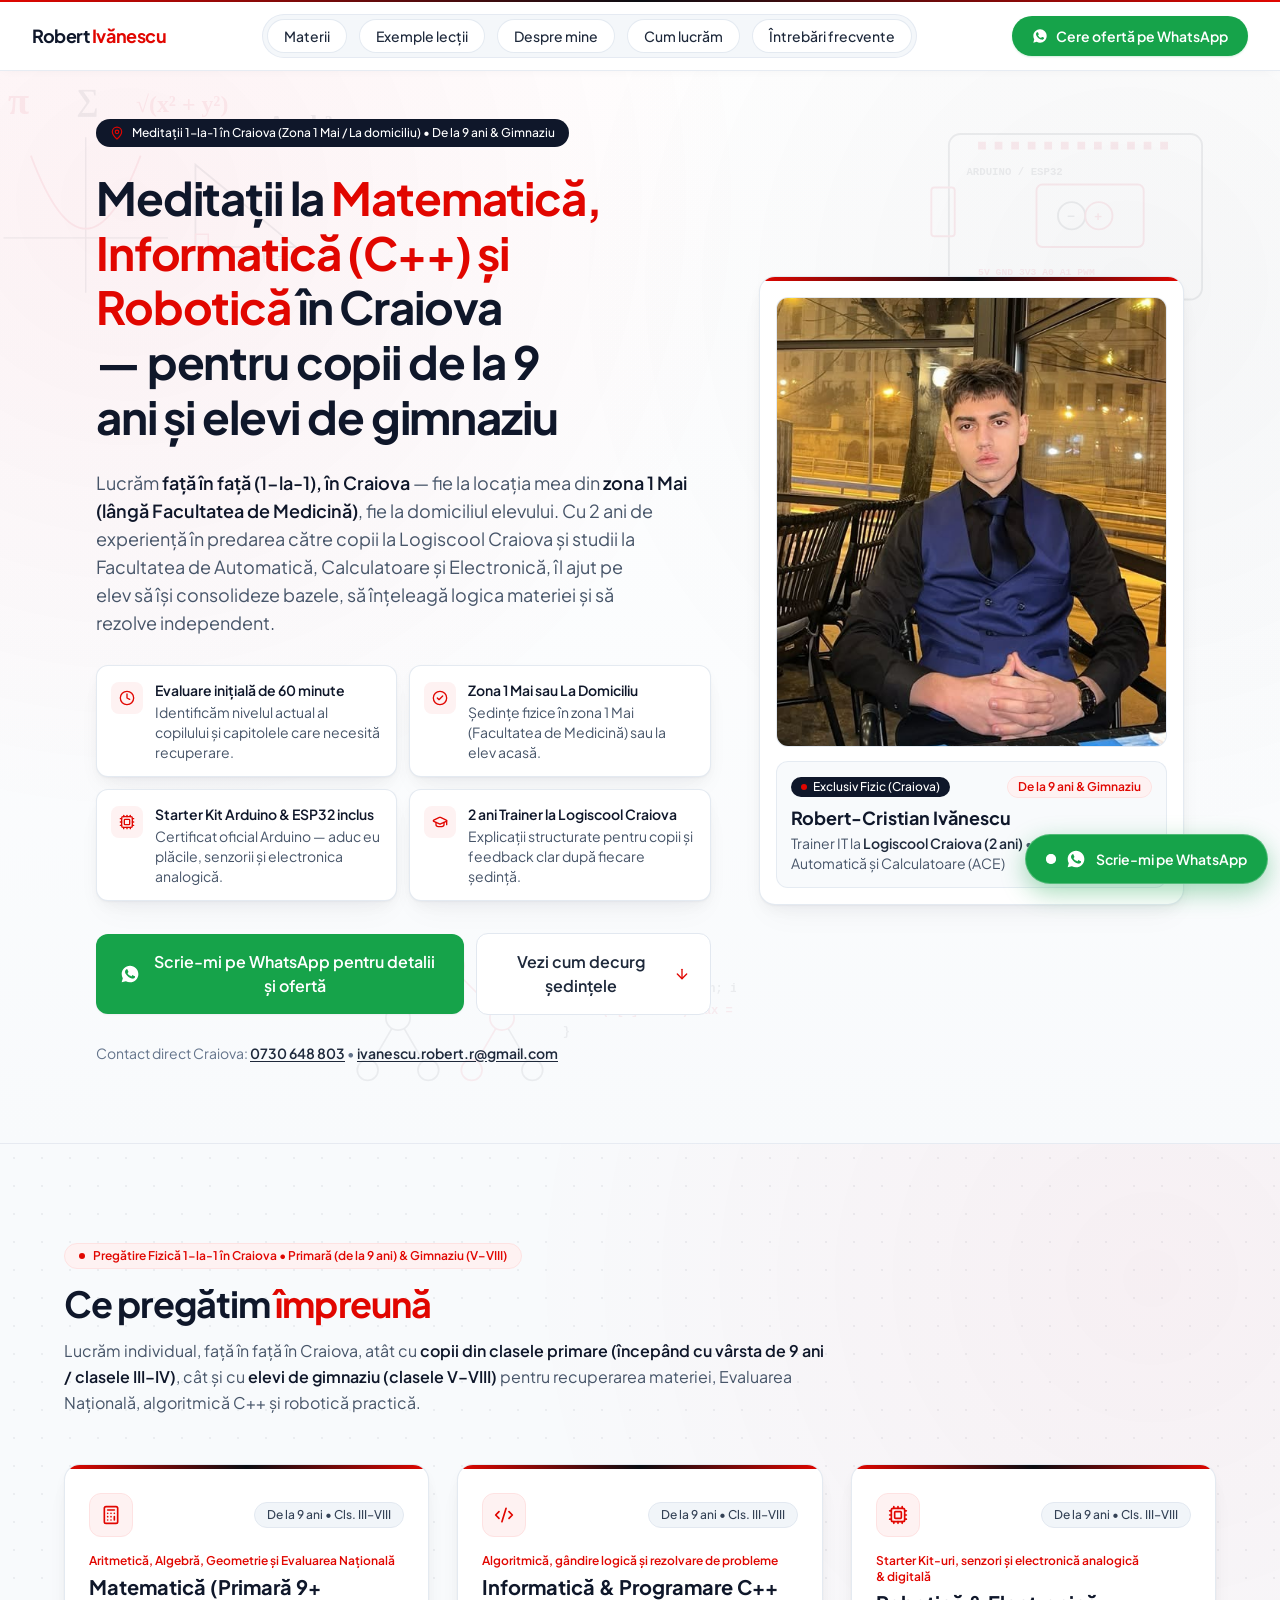
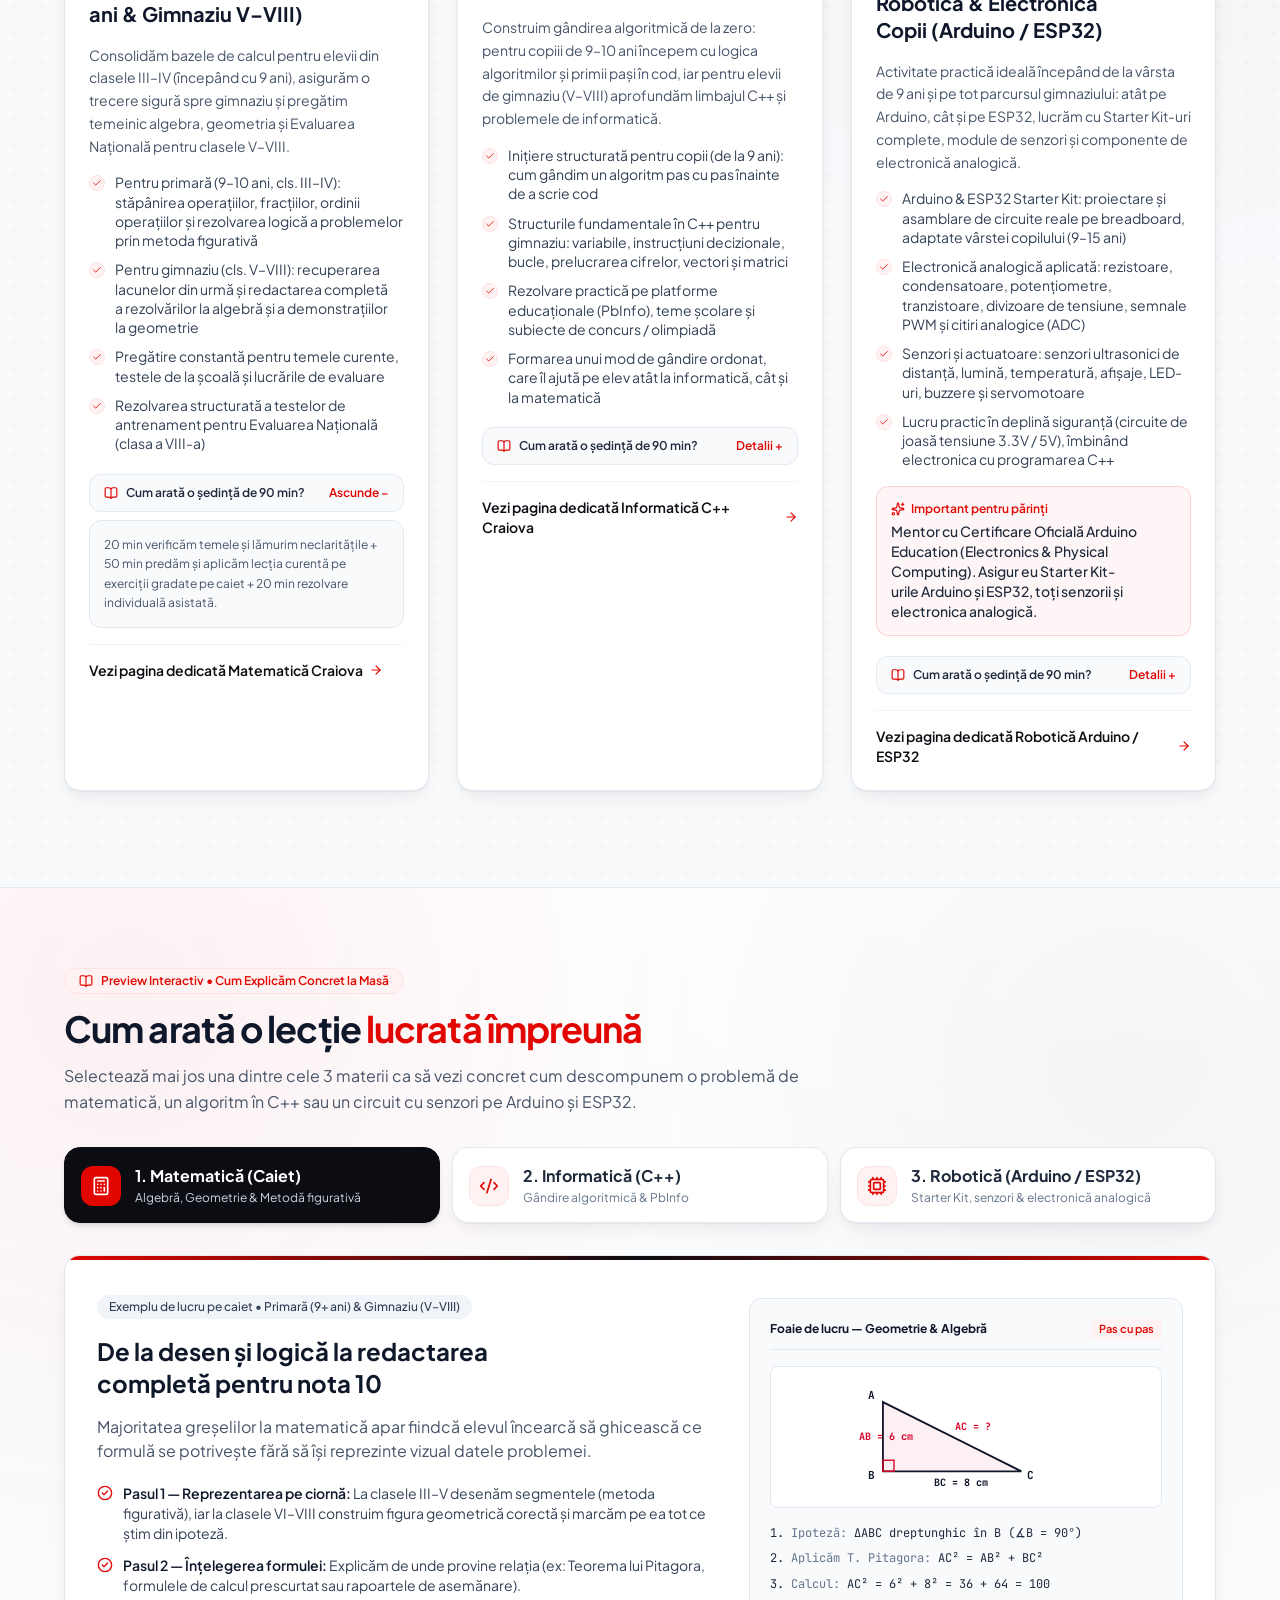
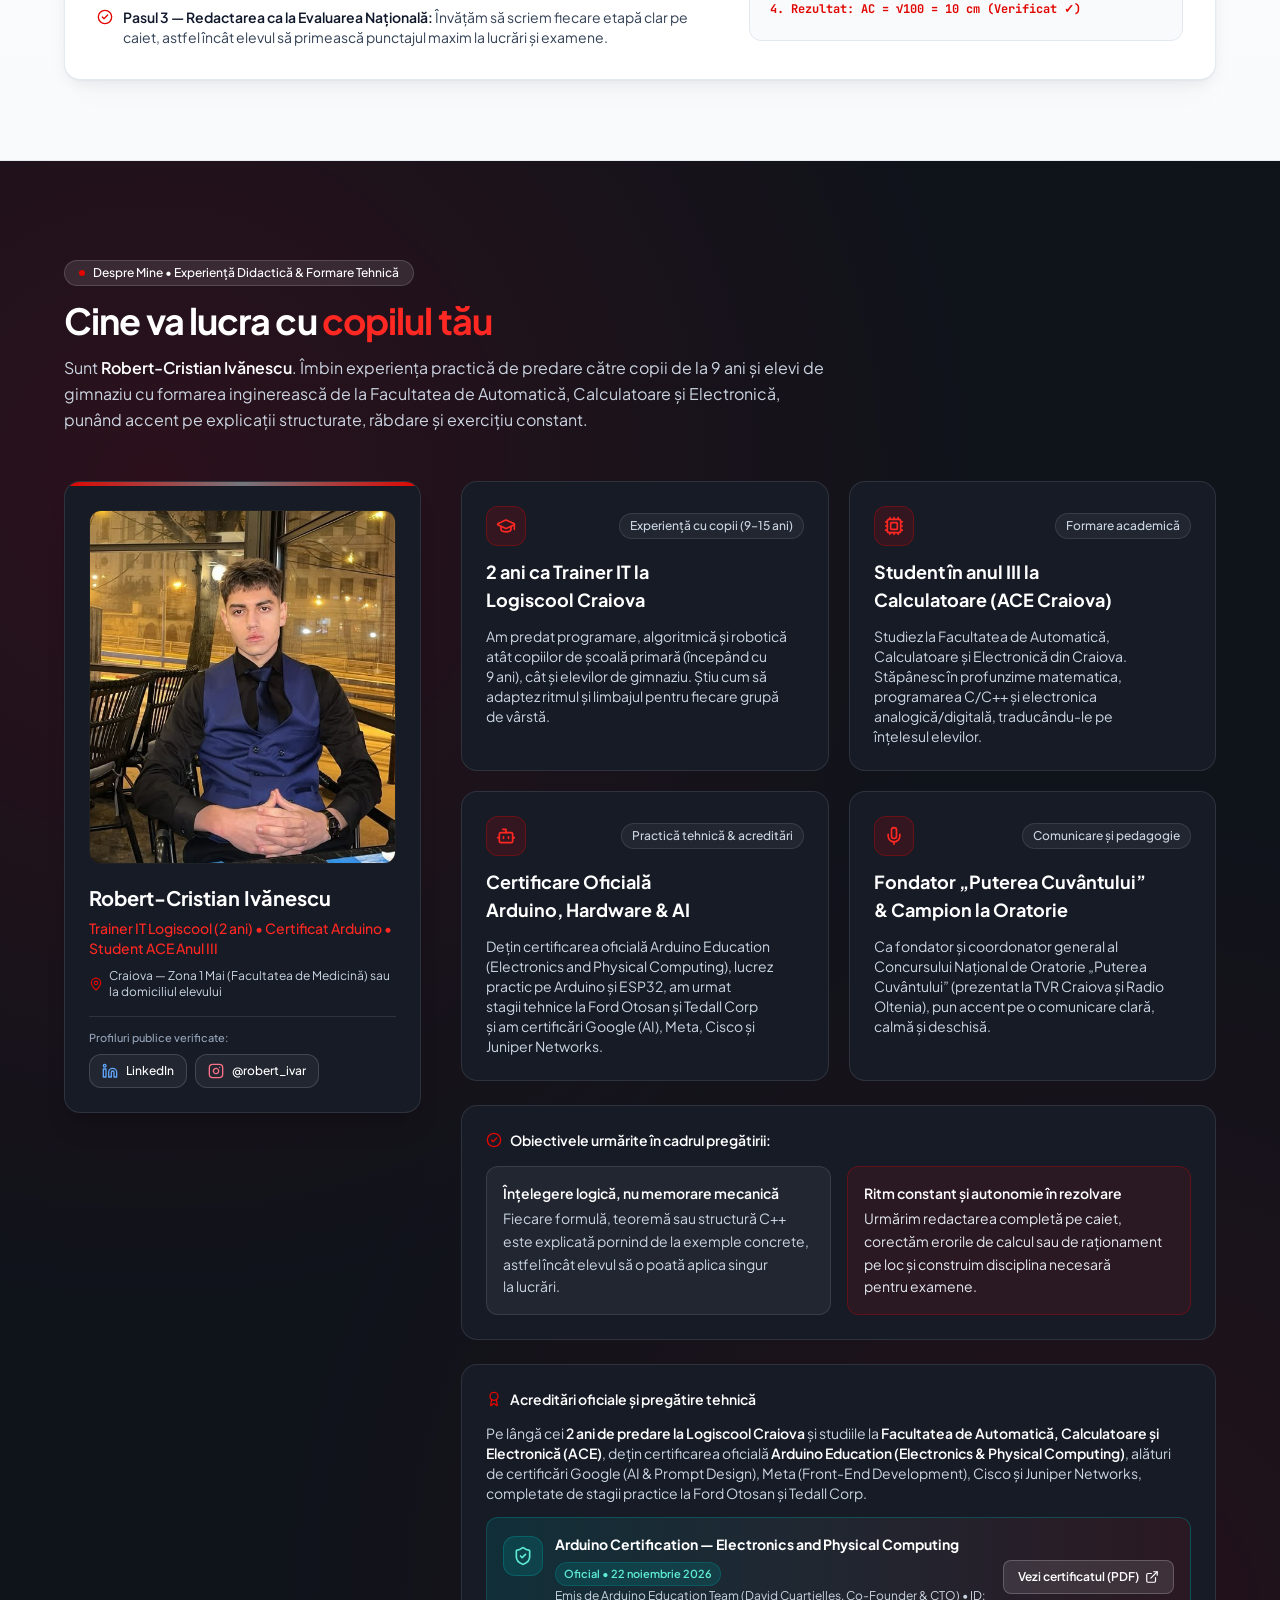
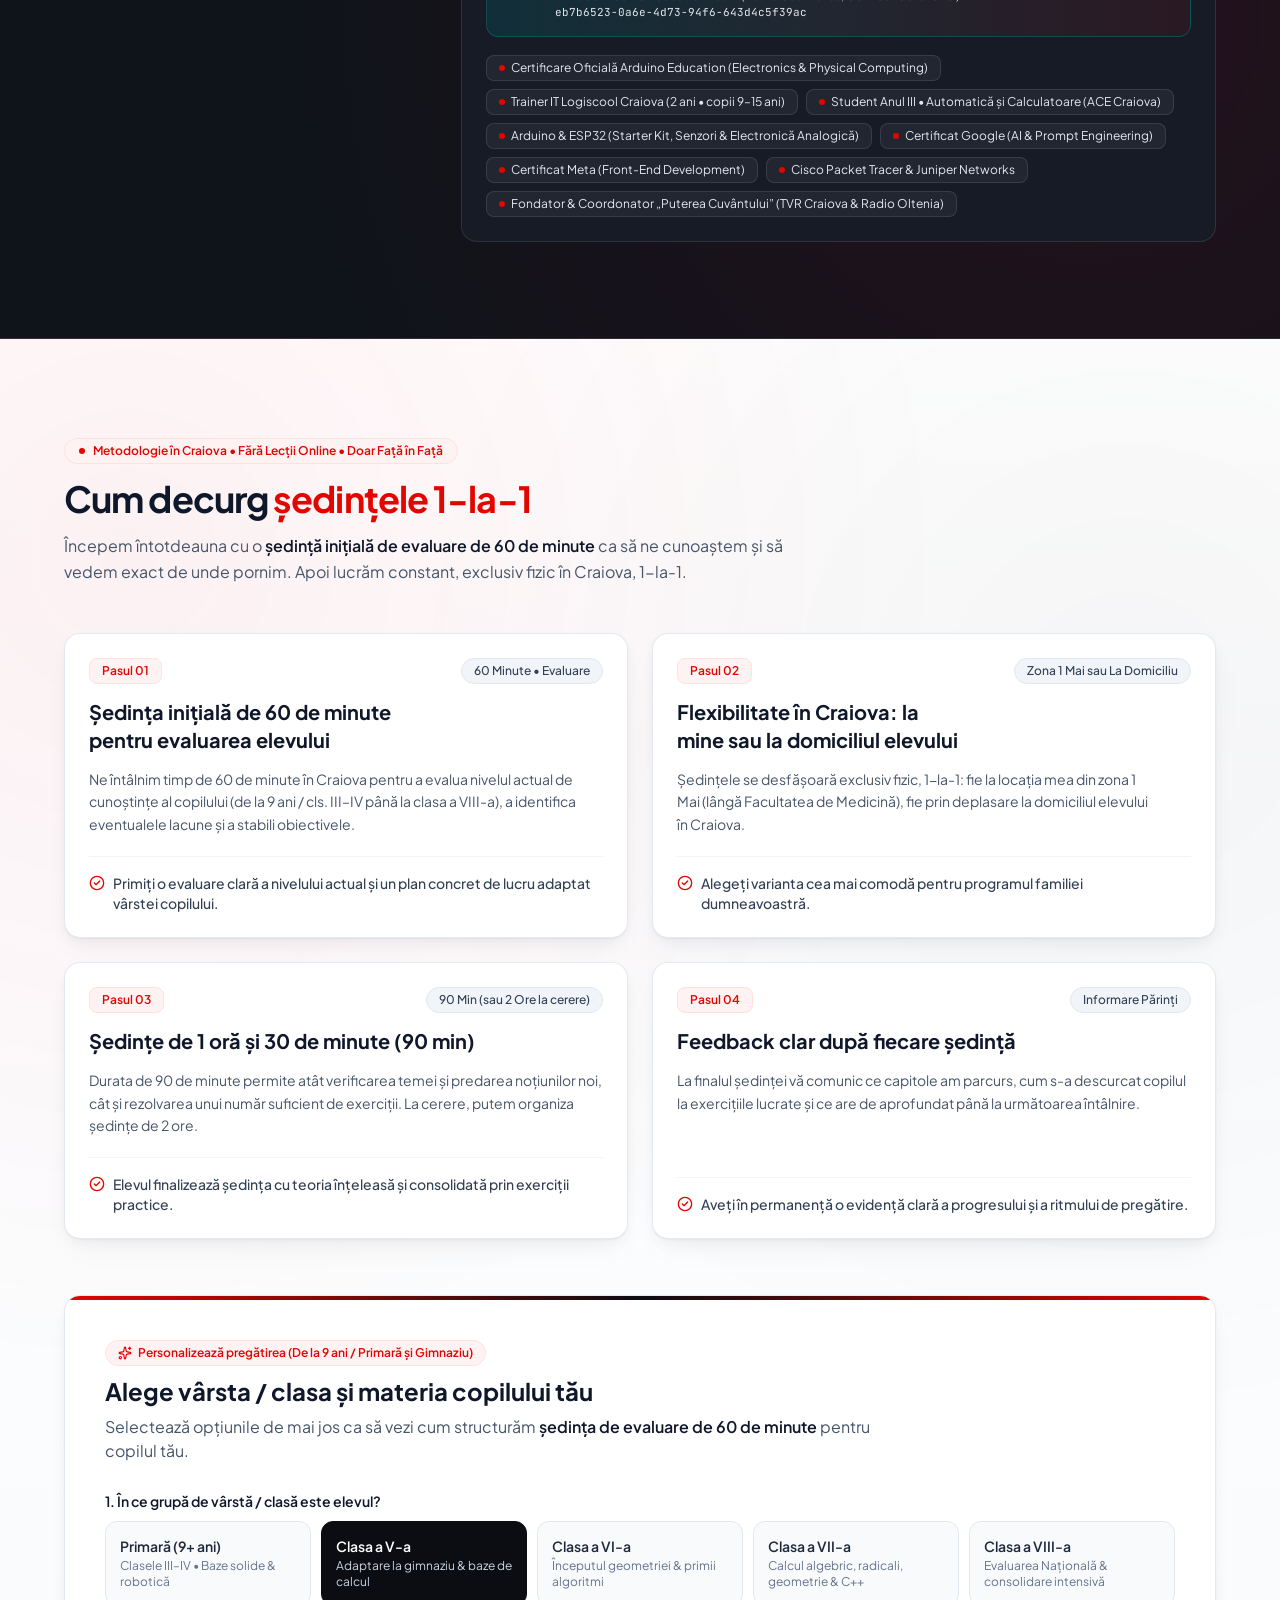
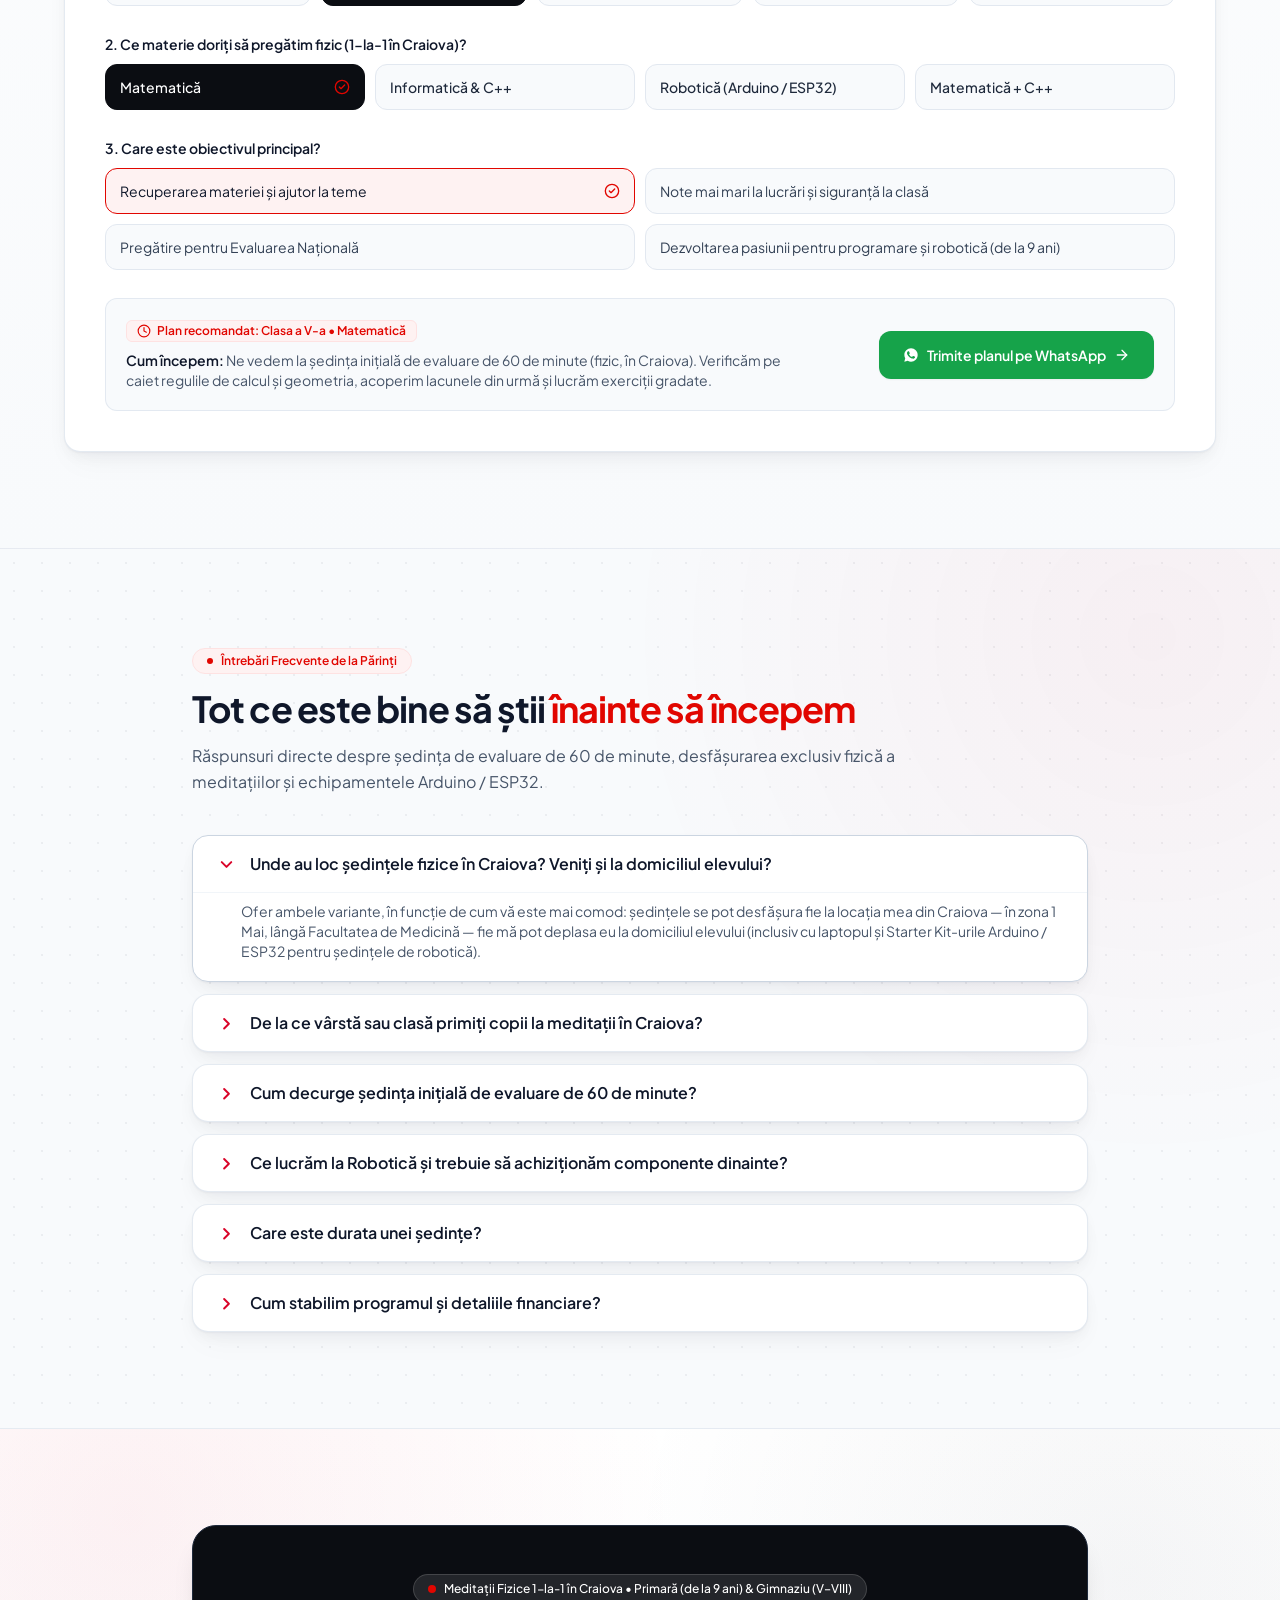
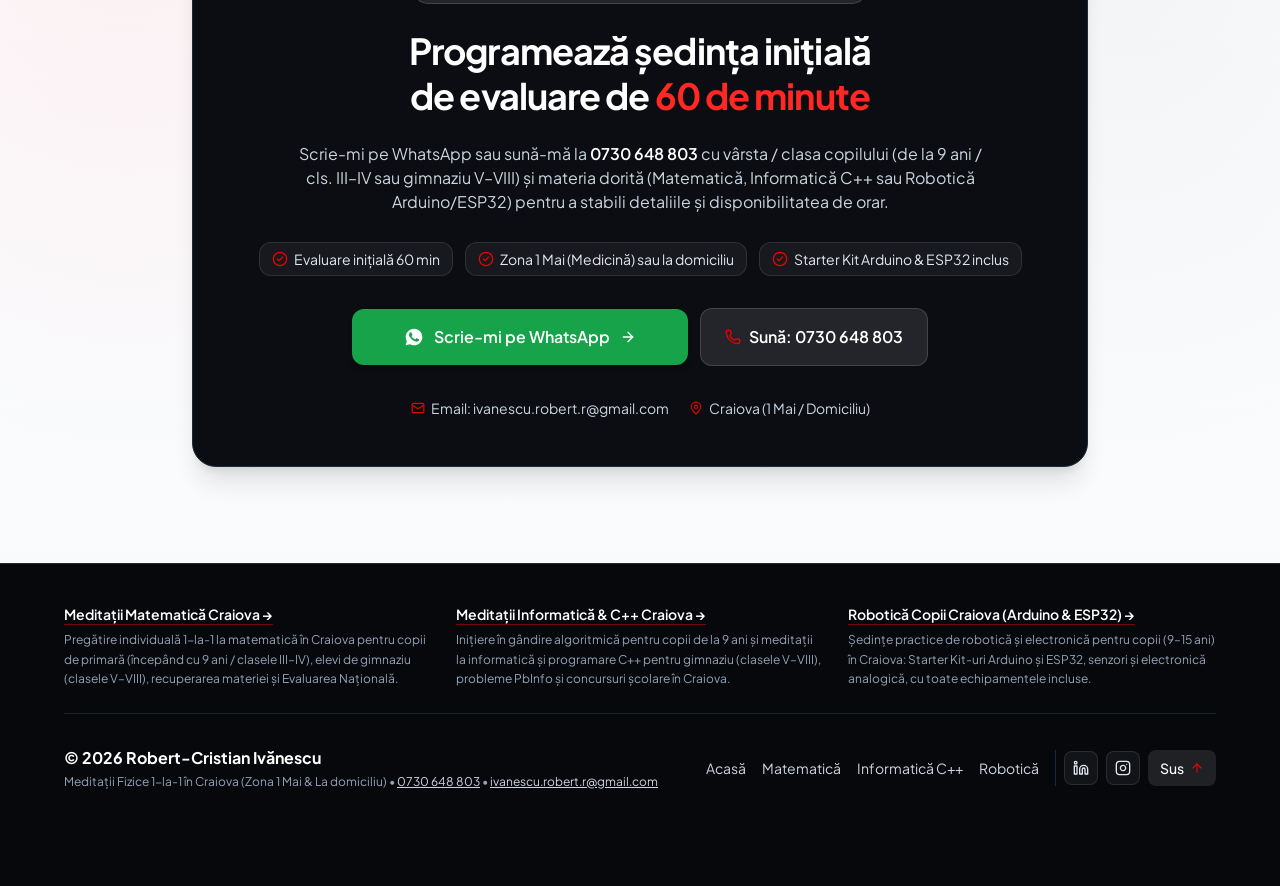
<file: index.html>
<!DOCTYPE html>
<html lang="ro" class="scroll-smooth">
  <head>
    <meta charset="UTF-8" />
    <meta name="viewport" content="width=device-width, initial-scale=1.0" />
    <meta http-equiv="Content-Security-Policy" content="upgrade-insecure-requests" />

    <!-- Primary Local SEO Meta Tags (Title 493px < 580px, Desc 750px < 1000px) -->
    <title>Meditații Matematică, Informatică și Robotică Craiova</title>
    <meta name="title" content="Meditații Matematică, Informatică și Robotică Craiova" />
    <meta
      name="description"
      content="Meditații fizice 1-la-1 în Craiova la Matematică, Informatică C++ și Robotică pentru copii (9+ ani) și gimnaziu (V–VIII)."
    />
    <meta
      name="keywords"
      content="meditatii Craiova, meditatii matematica Craiova, meditatii informatica Craiova, meditatii C++ Craiova, robotica copii Craiova, meditatii gimnaziu Craiova, Evaluarea Nationala matematica Craiova, Robert Ivanescu"
    />
    <meta name="author" content="Robert-Cristian Ivănescu" />
    <meta name="publisher" content="Robert-Cristian Ivănescu" />
    <meta name="robots" content="index, follow, max-snippet:-1, max-image-preview:large, max-video-preview:-1" />
    <meta name="googlebot" content="index, follow, max-snippet:-1, max-image-preview:large, max-video-preview:-1" />
    <link rel="canonical" href="https://robertdev.me/" />

    <!-- Local SEO & GEO Meta Tags (Craiova, Dolj, România) -->
    <meta name="geo.region" content="RO-DJ" />
    <meta name="geo.placename" content="Craiova, Dolj, România" />
    <meta name="geo.position" content="44.3190;23.7967" />
    <meta name="ICBM" content="44.3190, 23.7967" />

    <!-- Generative Engine Optimization (GEO) & AI Discovery Links -->
    <link rel="alternate" type="text/plain" href="/llms.txt" title="LLM Summary - Meditații Matematică, Informatică și Robotică Craiova" />
    <link rel="alternate" type="text/plain" href="/llms-full.txt" title="Extended LLM Knowledge Base" />

    <!-- Open Graph / Social -->
    <meta property="og:type" content="website" />
    <meta property="og:url" content="https://robertdev.me/" />
    <meta property="og:title" content="Meditații Matematică, Informatică și Robotică Craiova" />
    <meta
      property="og:description"
      content="Meditații fizice 1-la-1 în Craiova (zona 1 Mai sau la domiciliu) la Matematică, Informatică C++ și Robotică Arduino / ESP32."
    />
    <meta property="og:image" content="https://robertdev.me/robert-portrait.jpg" />
    <meta property="og:image:width" content="540" />
    <meta property="og:image:height" content="960" />
    <meta property="og:image:alt" content="Robert-Cristian Ivănescu — Meditații Matematică, Informatică și Robotică în Craiova" />
    <meta property="og:site_name" content="Robert Ivănescu • Meditații Craiova" />
    <meta property="og:locale" content="ro_RO" />

    <!-- Twitter / X Cards -->
    <meta name="twitter:card" content="summary_large_image" />
    <meta name="twitter:url" content="https://robertdev.me/" />
    <meta name="twitter:title" content="Meditații Matematică, Informatică și Robotică Craiova" />
    <meta
      name="twitter:description"
      content="Meditații fizice 1-la-1 în Craiova la Matematică, Informatică C++ și Robotică pentru copii (9+ ani) și gimnaziu (V–VIII)."
    />
    <meta name="twitter:image" content="https://robertdev.me/robert-portrait.jpg" />

    <!-- Identity Favicon -->
    <link rel="icon" type="image/svg+xml" href="/favicon.svg" />
    <link rel="icon" type="image/png" sizes="192x192" href="/favicon.png" />
    <link rel="shortcut icon" href="/favicon.ico" />
    <link rel="apple-touch-icon" href="/favicon.png" />
    <link rel="manifest" href="/site.webmanifest" />
    <meta name="theme-color" content="#FFFFFF" />

    <!-- Preload LCP Hero Portrait Image -->
    <link rel="preload" as="image" href="/robert-portrait.jpg" fetchpriority="high" />

    <!-- Resource Hints for Google Fonts -->
    <link rel="preconnect" href="https://fonts.googleapis.com" />
    <link rel="preconnect" href="https://fonts.gstatic.com" crossorigin />
    <link
      rel="preload"
      as="style"
      href="https://fonts.googleapis.com/css2?family=JetBrains+Mono:wght@500;600;700&family=Plus+Jakarta+Sans:ital,wght@0,400;0,500;0,600;0,700;0,800;1,400&subset=latin,latin-ext&display=swap"
    />
    <link
      rel="stylesheet"
      href="https://fonts.googleapis.com/css2?family=JetBrains+Mono:wght@500;600;700&family=Plus+Jakarta+Sans:ital,wght@0,400;0,500;0,600;0,700;0,800;1,400&subset=latin,latin-ext&display=swap"
      media="print"
      onload="this.media='all'"
    />
    <noscript>
      <link
        rel="stylesheet"
        href="https://fonts.googleapis.com/css2?family=JetBrains+Mono:wght@500;600;700&family=Plus+Jakarta+Sans:ital,wght@0,400;0,500;0,600;0,700;0,800;1,400&subset=latin,latin-ext&display=swap"
      />
    </noscript>

    <!-- Google Analytics 4 (GA4 - Flux: Robi / G-2FBKFSLBF3) -->
    <script async src="https://www.googletagmanager.com/gtag/js?id=G-2FBKFSLBF3"></script>
    <script>
      window.dataLayer = window.dataLayer || [];
      function gtag() {
        dataLayer.push(arguments);
      }
      gtag('js', new Date());
      gtag('config', 'G-2FBKFSLBF3', {
        anonymize_ip: true,
        page_title: document.title,
        page_location: window.location.href
      });
    </script>

    <!-- Structured Data JSON-LD (@graph for Person + Tutoring Catalog) -->
    <script type="application/ld+json">
      {
        "@context": "https://schema.org",
        "@graph": [
          {
            "@type": "WebSite",
            "@id": "https://robertdev.me/#website",
            "url": "https://robertdev.me/",
            "name": "Meditații Matematică, Informatică și Robotică Craiova",
            "inLanguage": "ro-RO",
            "publisher": {
              "@id": "https://robertdev.me/#person"
            }
          },
          {
            "@type": "Person",
            "@id": "https://robertdev.me/#person",
            "name": "Robert-Cristian Ivănescu",
            "alternateName": ["Robert Ivănescu", "Ivănescu Robert-Cristian"],
            "url": "https://robertdev.me/",
            "image": "https://robertdev.me/robert-portrait.jpg",
            "jobTitle": "Mentor Educațional Matematică, Informatică C++ și Robotică în Craiova",
            "description": "Meditații fizice 1-la-1 în Craiova (zona 1 Mai sau la domiciliu) la Matematică, Informatică C++ și Robotică pentru copii de la 9 ani și elevi de gimnaziu.",
            "telephone": "+40730648803",
            "email": "ivanescu.robert.r@gmail.com",
            "address": {
              "@type": "PostalAddress",
              "streetAddress": "Zona 1 Mai (lângă Facultatea de Medicină)",
              "addressLocality": "Craiova",
              "addressRegion": "Dolj",
              "addressCountry": "RO"
            },
            "alumniOf": {
              "@type": "CollegeOrUniversity",
              "name": "Facultatea de Automatică, Calculatoare și Electronică — Universitatea din Craiova"
            },
            "hasCredential": {
              "@type": "EducationalOccupationalCredential",
              "name": "Arduino Certification — Electronics and Physical Computing",
              "credentialCategory": "certification",
              "dateCreated": "2026-11-22",
              "identifier": "eb7b6523-0a6e-4d73-94f6-643d4c5f39ac",
              "url": "https://robertdev.me/certificat-arduino-robert-ivanescu.pdf",
              "recognizedBy": {
                "@type": "Organization",
                "name": "Arduino Education"
              }
            },
            "sameAs": [
              "https://www.linkedin.com/in/robert-cristian-iv%C4%83nescu-46baa6378/",
              "https://www.instagram.com/robert_ivar/"
            ]
          }
        ]
      }
    </script>
    <script type="module" crossorigin src="/assets/vendor-icons-qHYWHtwr.js"></script>
    <script type="module" crossorigin src="/assets/vendor-react-DEtbE9Vr.js"></script>
    <script type="module" crossorigin src="/assets/main-Bn0vZumV.js"></script>
    <link rel="stylesheet" crossorigin href="/assets/main-BK8nLPgQ.css">
  </head>
  <body class="bg-white text-slate-900 antialiased">
    <div id="root" data-page="home">
      <header>
        <nav aria-label="Navigare principală">
          <a href="/">Robert Ivănescu Craiova</a>
          <ul>
            <li><a href="/meditatii-matematica-craiova/">Meditații Matematică Craiova</a></li>
            <li><a href="/meditatii-informatica-craiova/">Meditații Informatică C++ Craiova</a></li>
            <li><a href="/robotica-copii-craiova/">Robotică Copii Craiova</a></li>
            <li><a href="#despre-mine">Despre mentor</a></li>
            <li><a href="#cum-lucram">Cum decurg ședințele</a></li>
            <li><a href="#intrebari-frecvente">Întrebări frecvente</a></li>
          </ul>
        </nav>
      </header>
      <main>
        <section id="top">
          <p>Meditații individuale 1-la-1 în Craiova pentru copii de la 9 ani și elevi de gimnaziu.</p>
          <h1>Meditații la Matematică, Informatică (C++) și Robotică în Craiova</h1>
          <img
            src="/robert-portrait.jpg"
            alt="Robert-Cristian Ivănescu — Meditații Matematică, Informatică C++ și Robotică în Craiova"
            width="540"
            height="960"
          />
          <p>
            Sunt <strong>Robert-Cristian Ivănescu</strong> și ofer meditații fizice 1-la-1 în Craiova la matematică, informatică și robotică.
            Pregătirea este dedicată pentru copii începând cu 9 ani și pentru elevi de gimnaziu din clasele V–VIII.
            Lucrăm exclusiv fizic, în zona 1 Mai lângă Facultatea de Medicină sau la domiciliul elevului din Craiova.
            Începem întotdeauna cu o <strong>ședință inițială de evaluare de 60 de minute</strong>.
          </p>
          <p>
            Am acumulat doi ani de experiență ca trainer IT pentru copii la Logiscool Craiova.
            Sunt student în anul III la Facultatea de Automatică, Calculatoare și Electronică din Craiova.
            Îi ajut pe elevi să recupereze materia pierdută și să înțeleagă logica rezolvării fără toceală.
          </p>
        </section>

        <section id="materii">
          <h2>Ce pregătim la meditații în Craiova</h2>
          <h3><a href="/meditatii-matematica-craiova/">Matematică în Craiova (Primară 9+ ani și Gimnaziu V–VIII)</a></h3>
          <p>
            Consolidăm bazele de calcul pentru clasele a III-a și a IV-a folosind metoda figurativă.
            Pentru elevi de gimnaziu acoperim lacunele la algebră, geometrie și pregătim <strong>Evaluarea Națională la matematică</strong>.
          </p>
          <h3><a href="/meditatii-informatica-craiova/">Informatică și Programare C++ în Craiova</a></h3>
          <p>
            La meditații la informatică în Craiova construim gândirea algoritmică pas cu pas de la zero.
            Lucrăm variabile, structuri decizionale, bucle, prelucrarea cifrelor, vectori, matrici și probleme de pe PbInfo.
          </p>
          <h3><a href="/robotica-copii-craiova/">Robotică și Electronică Copii: Arduino și ESP32</a></h3>
          <p>
            Ședințele de robotică în Craiova folosesc Starter Kit-uri Arduino și ESP32, module de senzori și electronică analogică.
            Copiii montează pe breadboard componente reale, aduse integral de mine la ședințele fizice.
          </p>
        </section>

        <section id="despre-mine">
          <h2>Despre Robert-Cristian Ivănescu — Mentor în Craiova</h2>
          <p>
            Fondator și coordonator general al Concursului Național de Oratorie Puterea Cuvântului din Craiova.
            Experiența didactică de la Logiscool Craiova mă ajută să explic calm și clar fiecărui elev.
            Dețin <a href="/certificat-arduino-robert-ivanescu.pdf">certificare oficială Arduino Education</a> (Electronics &amp; Physical Computing).
            Profile publice: <a href="https://www.linkedin.com/in/robert-cristian-iv%C4%83nescu-46baa6378/">Profil LinkedIn Robert Ivănescu</a> și <a href="https://www.instagram.com/robert_ivar/">Instagram @robert_ivar</a>.
          </p>
        </section>

        <section id="cum-lucram">
          <h2>Cum decurg ședințele fizice 1-la-1</h2>
          <ul>
            <li>Evaluare inițială de 60 de minute în Craiova pentru stabilirea nivelului actual.</li>
            <li>Ședințe 100% individuale și exclusiv fizice, în zona 1 Mai sau la domiciliul copilului.</li>
            <li>Durată standard de <strong>90 de minute pe ședință</strong>, cu opțiune de două ore la cerere.</li>
            <li>Feedback clar transmis părinților după fiecare ședință.</li>
          </ul>
        </section>

        <section id="intrebari-frecvente">
          <h2>Întrebări frecvente și programări</h2>
          <p>
            Pentru programări scrie-mi pe <a href="https://wa.me/40730648803">WhatsApp</a>, sună la 0730 648 803 sau revino la <a href="#top">începutul paginii</a>.
          </p>
        </section>
      </main>
      <footer>
        <p>
          &copy; 2026 Robert-Cristian Ivănescu • Meditații Fizice Craiova • <a href="/llms.txt">Rezumat educațional</a> • <a href="/sitemap.xml">Sitemap</a>
        </p>
      </footer>
    </div>
  </body>
</html>
</file>
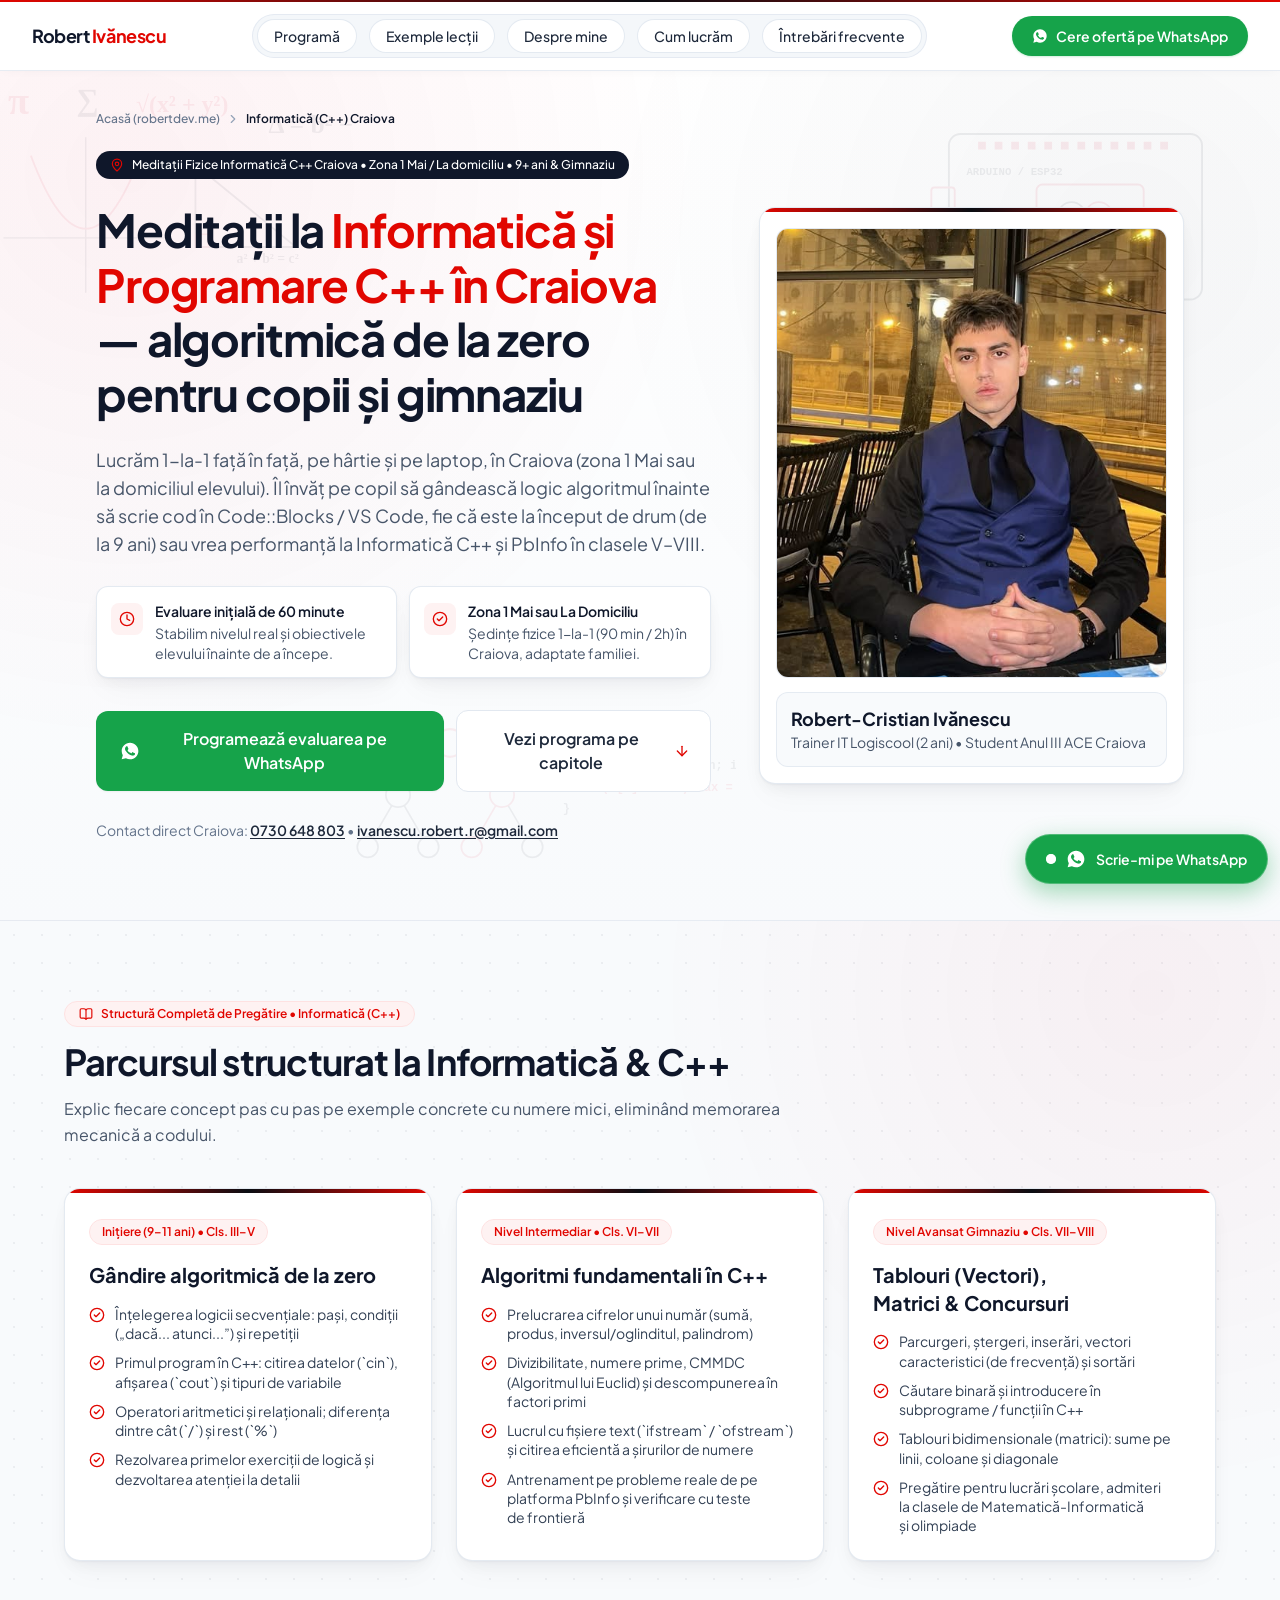
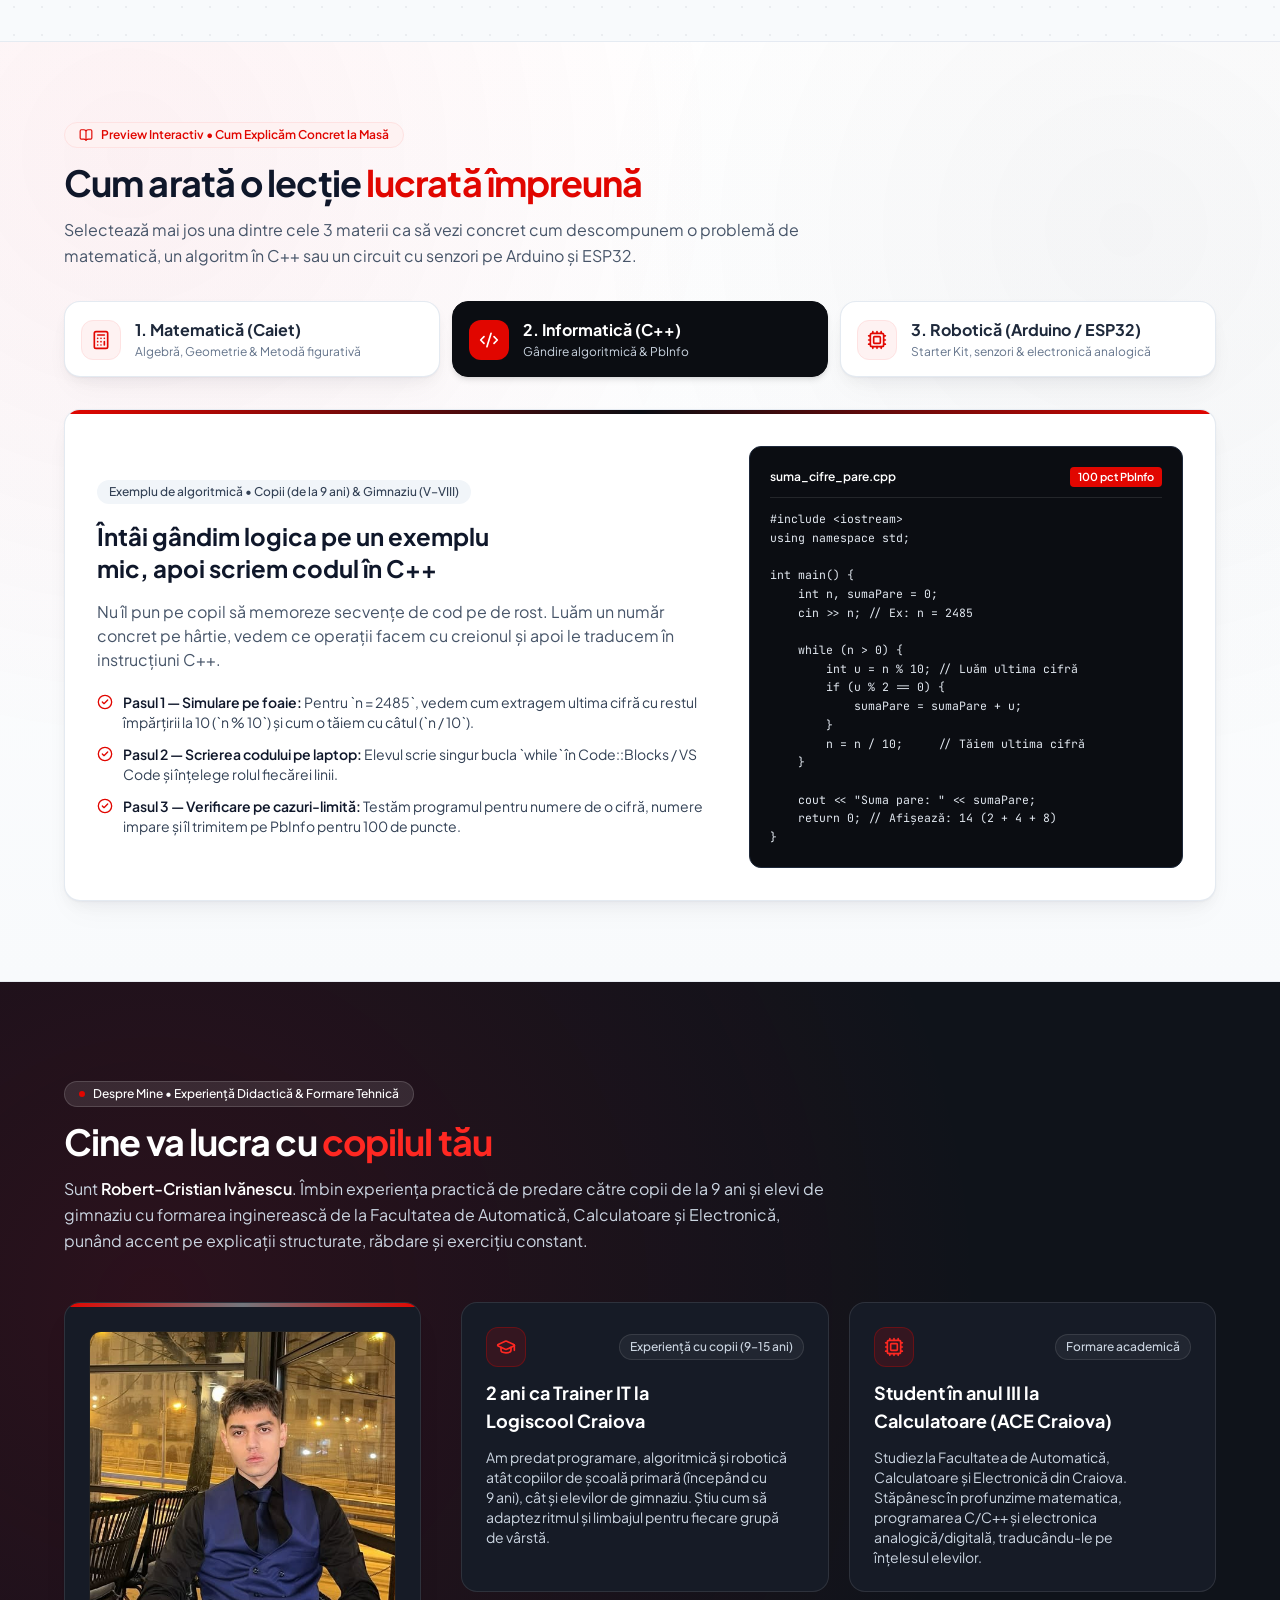
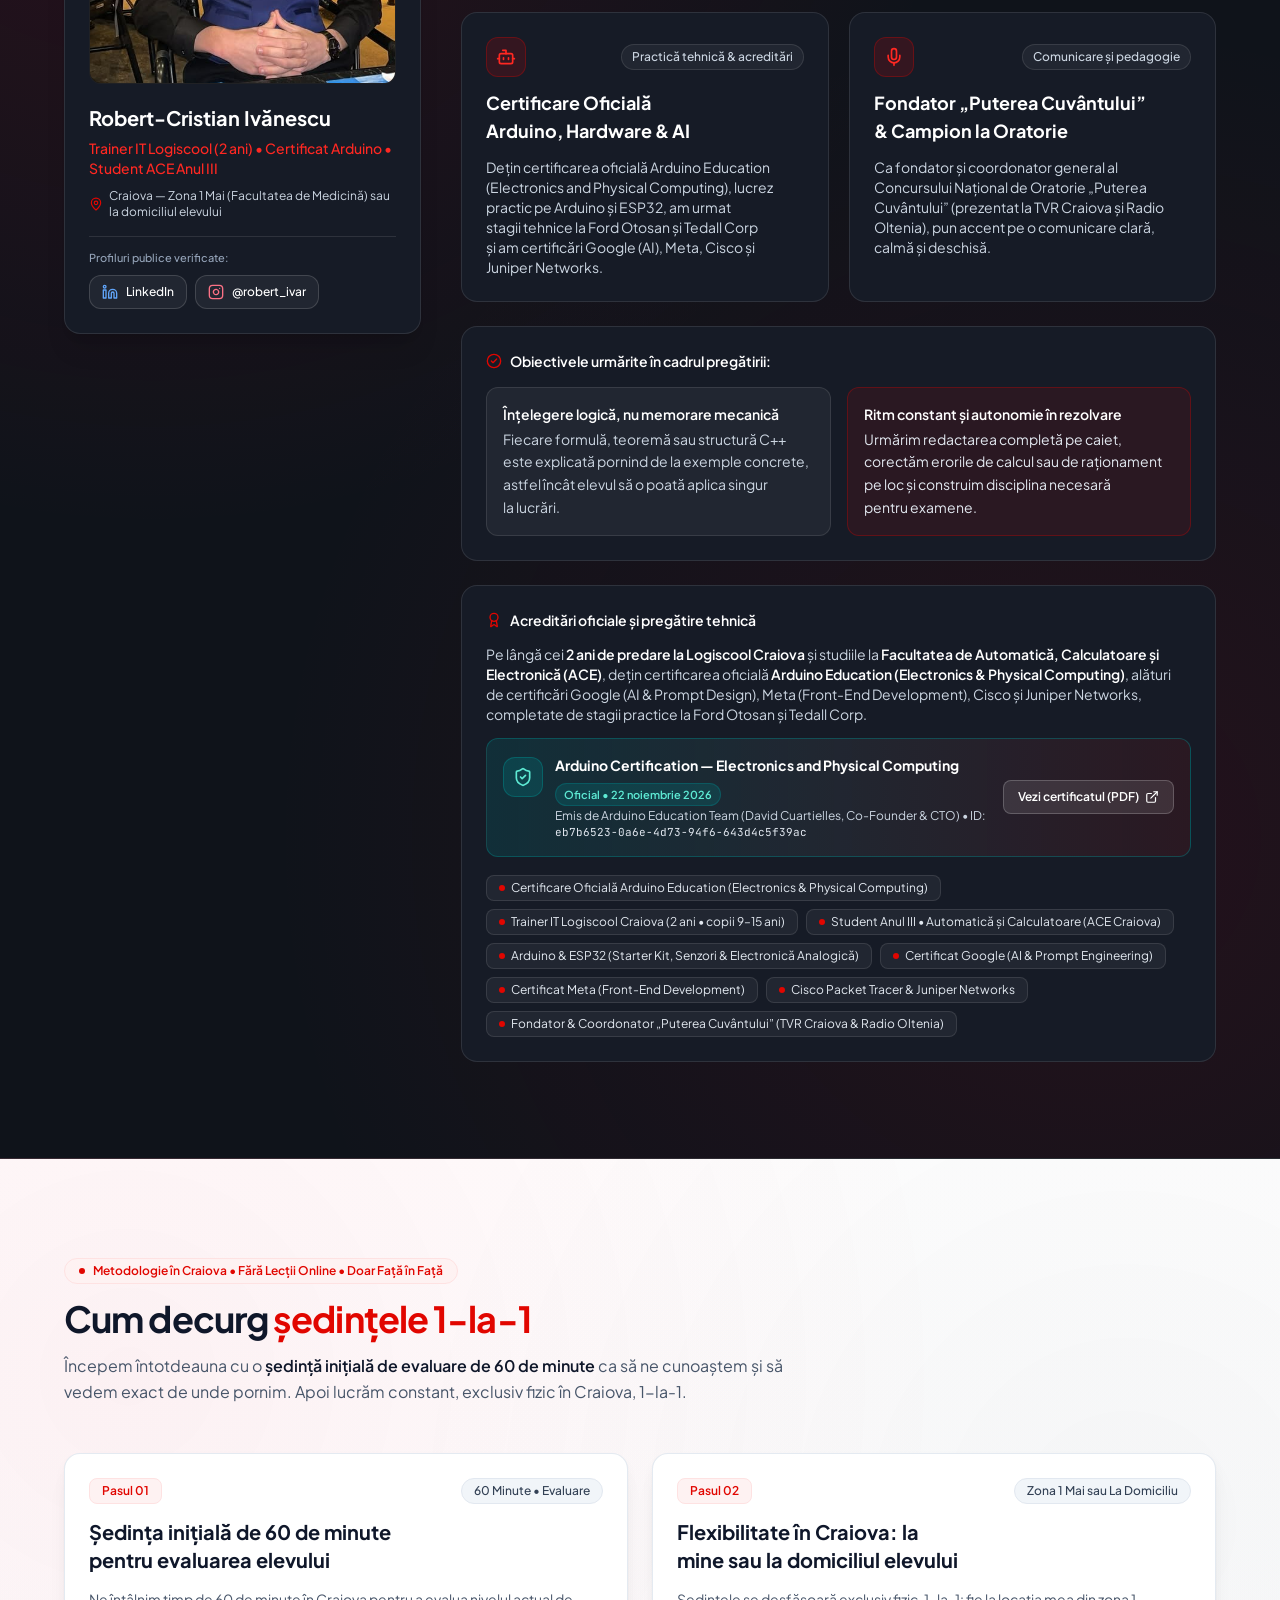
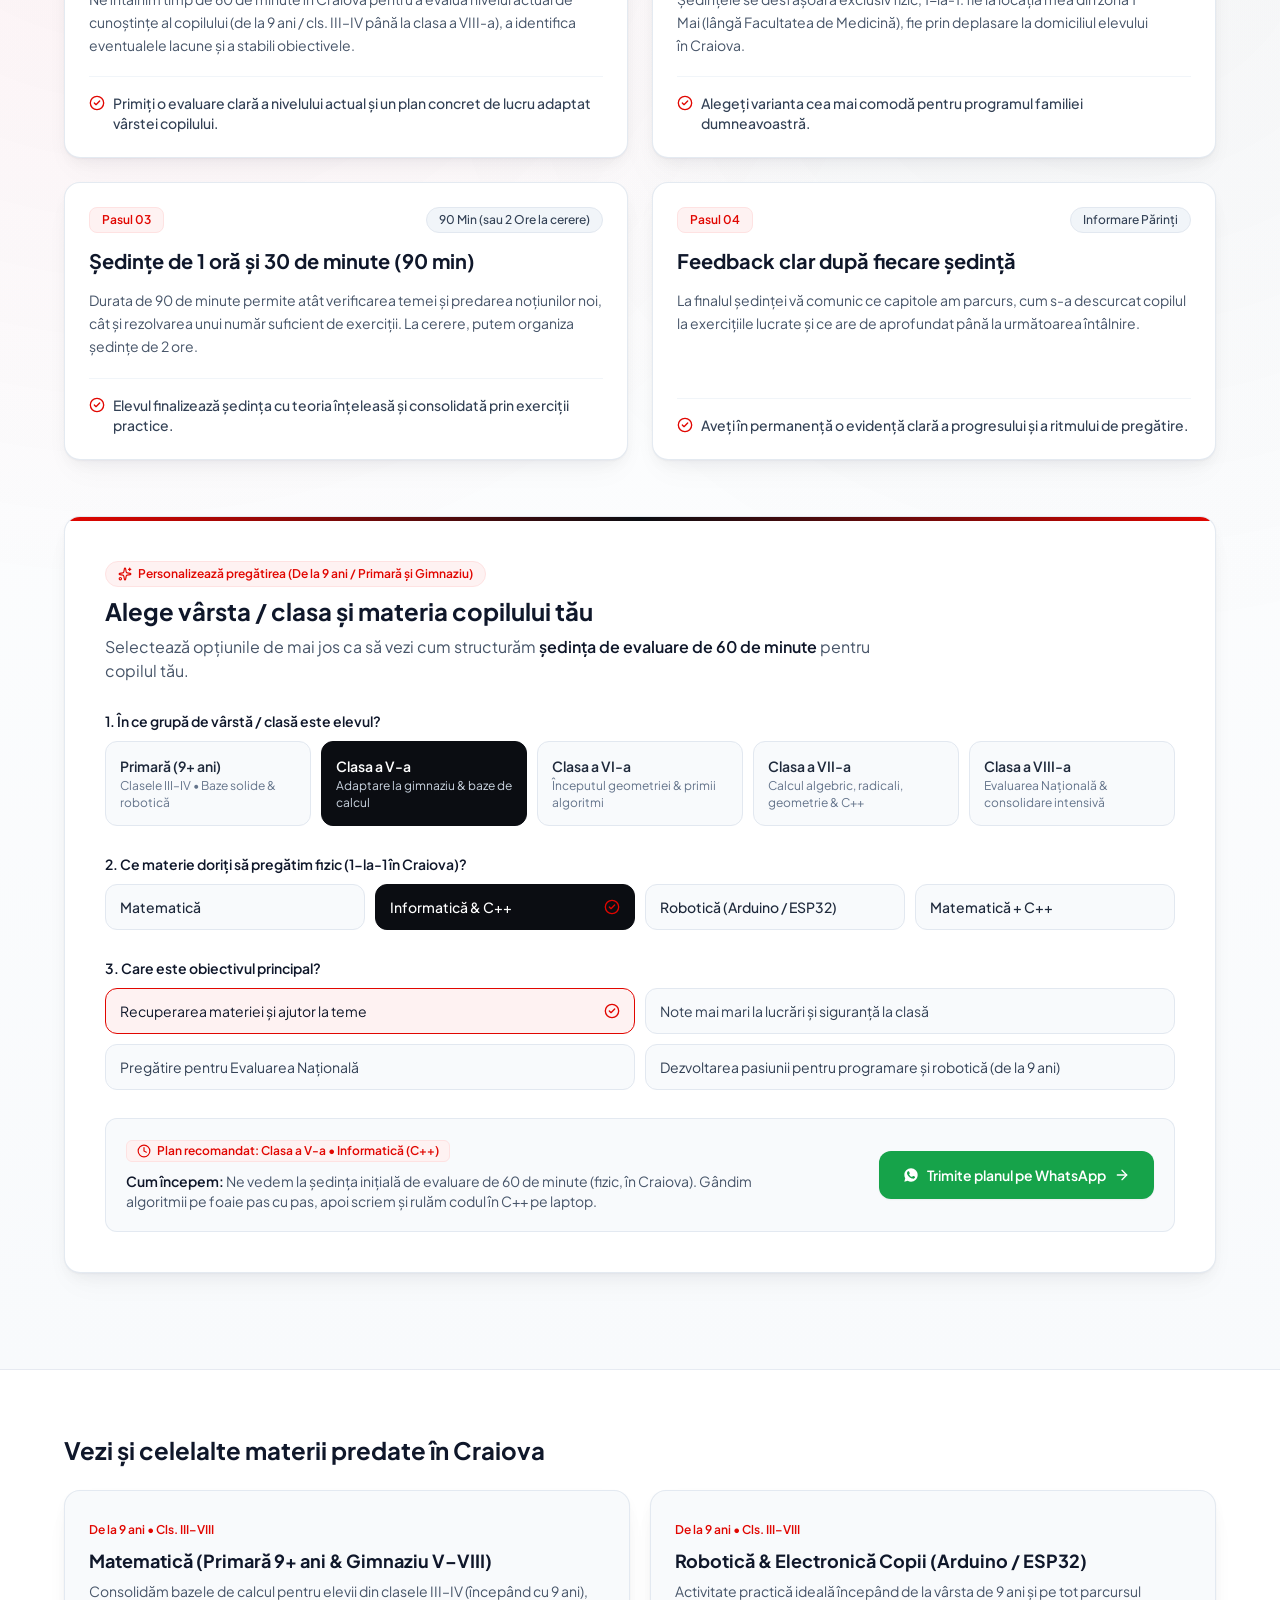
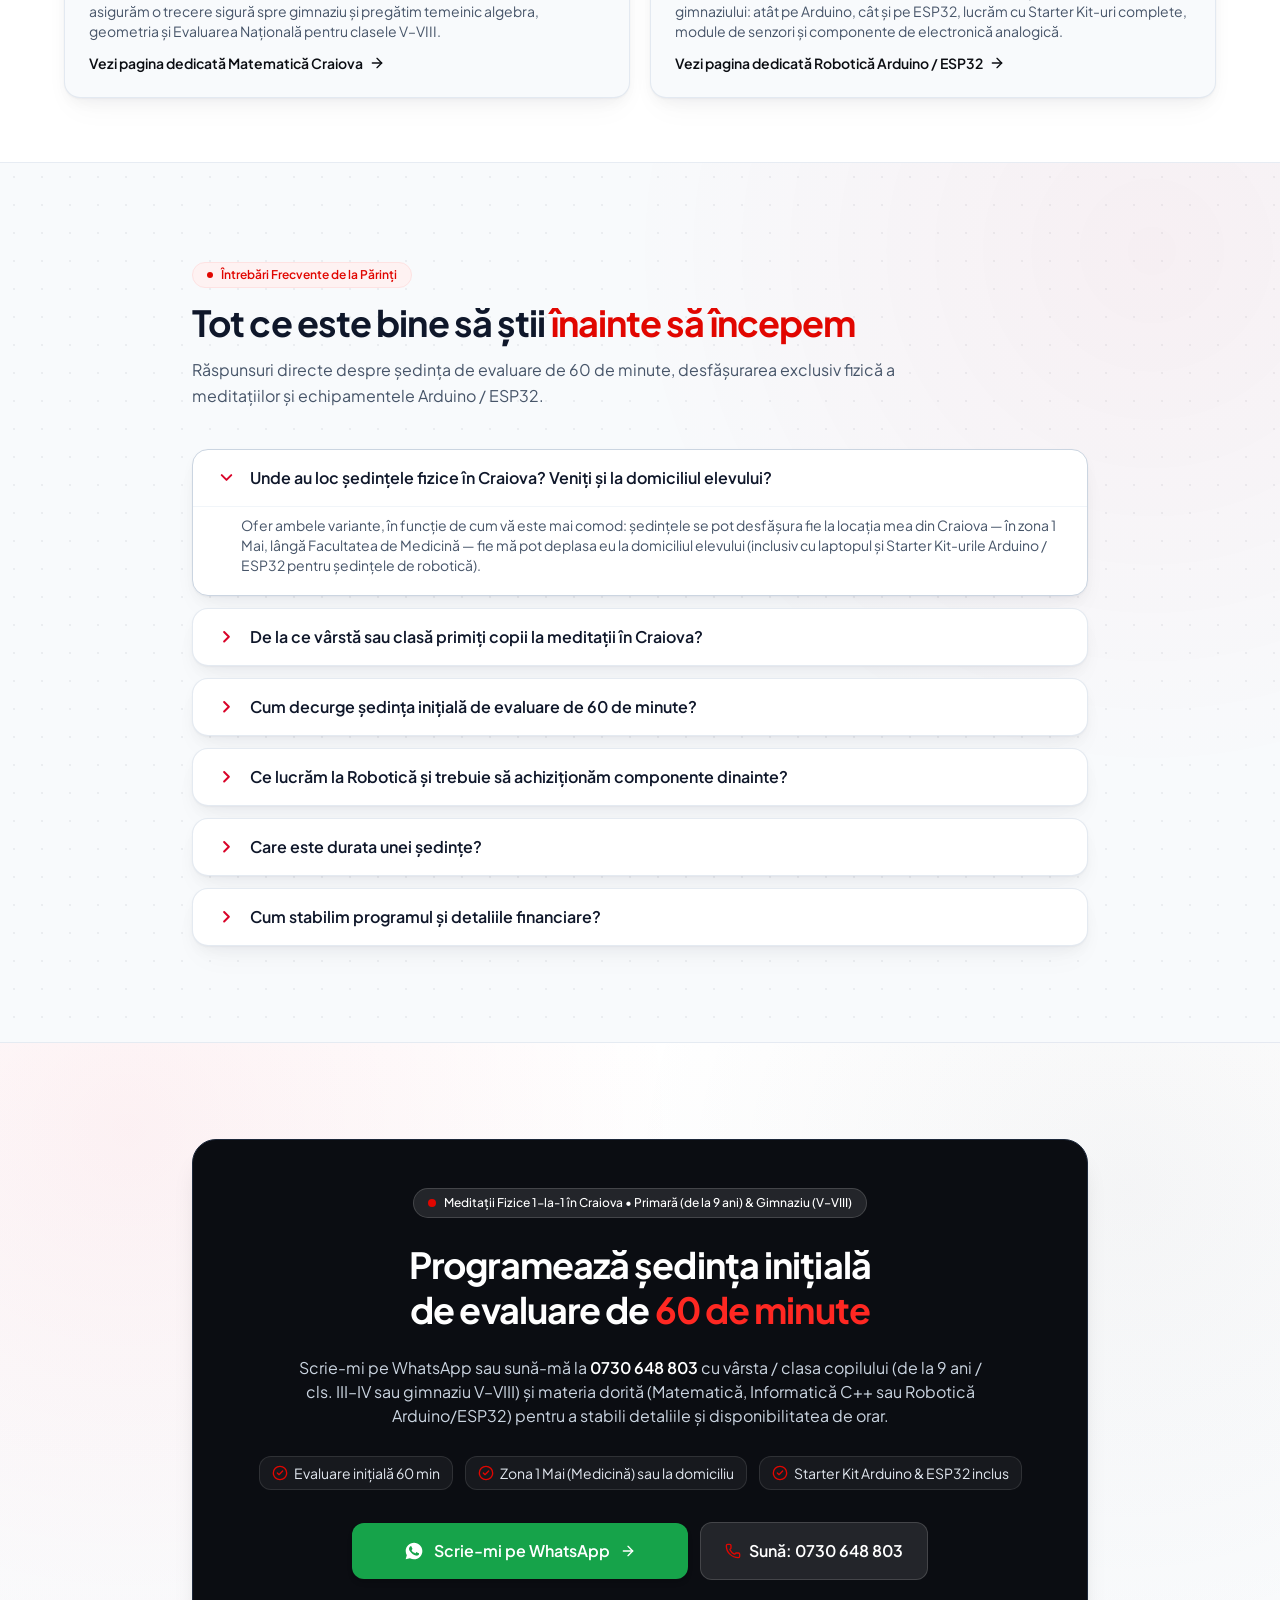
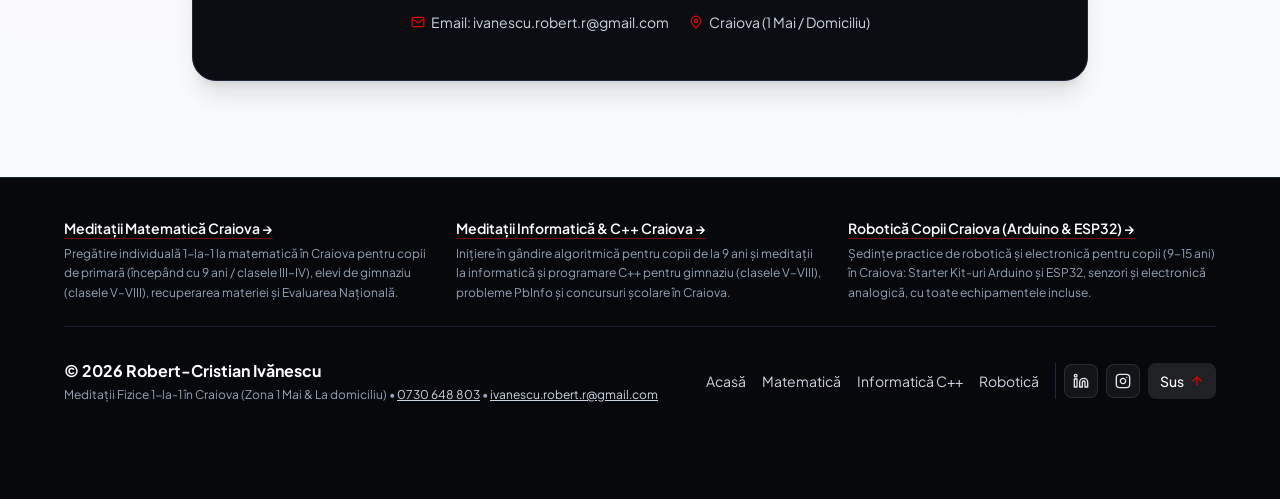
<file: meditatii-informatica-craiova/index.html>
<!DOCTYPE html>
<html lang="ro" class="scroll-smooth">
  <head>
    <meta charset="UTF-8" />
    <meta name="viewport" content="width=device-width, initial-scale=1.0" />
    <meta http-equiv="Content-Security-Policy" content="upgrade-insecure-requests" />

    <!-- Dedicated SEO Title (497px < 580px) & Description (745px < 1000px) -->
    <title>Meditații Informatică C++ Craiova (Gimnaziu) | Robert</title>
    <meta name="title" content="Meditații Informatică C++ Craiova (Gimnaziu) | Robert" />
    <meta
      name="description"
      content="Meditații fizice 1-la-1 la Informatică și C++ în Craiova pentru copii (9+ ani) și gimnaziu (V–VIII), PbInfo și algoritmică."
    />
    <meta
      name="keywords"
      content="meditatii informatica Craiova, meditatii C++ Craiova, pregatire informatica gimnaziu Craiova, meditatii PbInfo Craiova, programare copii Craiova, algoritmica C++ Craiova, Robert Ivanescu"
    />
    <meta name="author" content="Robert-Cristian Ivănescu" />
    <meta name="robots" content="index, follow, max-snippet:-1, max-image-preview:large" />
    <link rel="canonical" href="https://robertdev.me/meditatii-informatica-craiova/" />

    <meta name="geo.region" content="RO-DJ" />
    <meta name="geo.placename" content="Craiova, Dolj, România" />
    <meta name="geo.position" content="44.3190;23.7967" />

    <meta property="og:type" content="website" />
    <meta property="og:url" content="https://robertdev.me/meditatii-informatica-craiova/" />
    <meta property="og:title" content="Meditații Informatică C++ Craiova (Gimnaziu) | Robert Ivănescu" />
    <meta
      property="og:description"
      content="Meditații fizice 1-la-1 la Informatică și Programare C++ în Craiova (zona 1 Mai sau domiciliu) pentru copii de la 9 ani și gimnaziu."
    />
    <meta property="og:image" content="https://robertdev.me/robert-portrait.jpg" />
    <meta property="og:locale" content="ro_RO" />

    <link rel="icon" type="image/svg+xml" href="/favicon.svg" />
    <link rel="icon" type="image/png" sizes="192x192" href="/favicon.png" />
    <link rel="shortcut icon" href="/favicon.ico" />
    <link rel="apple-touch-icon" href="/favicon.png" />
    <link rel="manifest" href="/site.webmanifest" />
    <meta name="theme-color" content="#FFFFFF" />

    <link rel="preload" as="image" href="/robert-portrait.jpg" fetchpriority="high" />
    <link rel="preconnect" href="https://fonts.googleapis.com" />
    <link rel="preconnect" href="https://fonts.gstatic.com" crossorigin />
    <link
      rel="stylesheet"
      href="https://fonts.googleapis.com/css2?family=JetBrains+Mono:wght@500;600;700&family=Plus+Jakarta+Sans:ital,wght@0,400;0,500;0,600;0,700;0,800;1,400&subset=latin,latin-ext&display=swap"
      media="print"
      onload="this.media='all'"
    />
    <noscript>
      <link
        rel="stylesheet"
        href="https://fonts.googleapis.com/css2?family=JetBrains+Mono:wght@500;600;700&family=Plus+Jakarta+Sans:ital,wght@0,400;0,500;0,600;0,700;0,800;1,400&subset=latin,latin-ext&display=swap"
      />
    </noscript>

    <script async src="https://www.googletagmanager.com/gtag/js?id=G-2FBKFSLBF3"></script>
    <script>
      window.dataLayer = window.dataLayer || [];
      function gtag() { dataLayer.push(arguments); }
      gtag('js', new Date());
      gtag('config', 'G-2FBKFSLBF3', { anonymize_ip: true });
    </script>

    <script type="application/ld+json">
      {
        "@context": "https://schema.org",
        "@type": "Course",
        "name": "Meditații Fizice 1-la-1 la Informatică și Programare C++ în Craiova",
        "description": "Gândire algoritmică de la zero, instrucțiuni C++, prelucrarea cifrelor, vectori, matrici și probleme PbInfo pentru elevi de gimnaziu și copii de la 9 ani în Craiova.",
        "provider": {
          "@type": "Person",
          "name": "Robert-Cristian Ivănescu",
          "url": "https://robertdev.me/",
          "sameAs": [
            "https://www.linkedin.com/in/robert-cristian-iv%C4%83nescu-46baa6378/",
            "https://www.instagram.com/robert_ivar/"
          ]
        }
      }
    </script>
    <script type="module" crossorigin src="/assets/vendor-icons-qHYWHtwr.js"></script>
    <script type="module" crossorigin src="/assets/vendor-react-DEtbE9Vr.js"></script>
    <script type="module" crossorigin src="/assets/main-Bn0vZumV.js"></script>
    <link rel="stylesheet" crossorigin href="/assets/main-BK8nLPgQ.css">
  </head>
  <body class="bg-white text-slate-900 antialiased">
    <div id="root" data-page="informatica">
      <header>
        <nav aria-label="Navigare principală">
          <a href="/">Acasă — Robert Ivănescu Craiova</a>
          <ul>
            <li><a href="/meditatii-matematica-craiova/">Meditații Matematică Craiova</a></li>
            <li><a href="/meditatii-informatica-craiova/">Meditații Informatică C++ Craiova</a></li>
            <li><a href="/robotica-copii-craiova/">Robotică Copii Craiova</a></li>
          </ul>
        </nav>
      </header>
      <main>
        <section id="top">
          <h1>Meditații la Informatică și Programare C++ în Craiova pentru copii și gimnaziu</h1>
          <img
            src="/robert-portrait.jpg"
            alt="Robert-Cristian Ivănescu — Meditații Informatică C++ Craiova"
            width="540"
            height="960"
          />
          <p>
            Sunt <strong>Robert-Cristian Ivănescu</strong>, student în anul III la Automatică și Calculatoare (ACE Craiova).
            Am doi ani de experiență ca trainer IT la Logiscool Craiova cu grupe de copii și adolescenți.
            Ofer meditații fizice 1-la-1 la informatică și programare C++ în Craiova, în zona 1 Mai lângă Facultatea de Medicină sau la domiciliul elevului.
            Pornim cu o <strong>ședință de evaluare de 60 de minute</strong> și continuăm cu sesiuni de 90 de minute sau două ore.
          </p>
        </section>
        <section id="programa-detaliata">
          <h2>Ce învățăm la Informatică și C++ în Craiova</h2>
          <h3>Inițiere în gândire algoritmică (de la 9 ani)</h3>
          <p>
            Construim logica algoritmilor pas cu pas înainte de scrierea codului.
            Elevii înțeleg citirea și afișarea datelor, condițiile logice, operatorii aritmetici și buclele.
            Folosim exemple vizuale și exerciții practice ca orice copil să prindă gustul programării.
          </p>
          <h3>Algoritmi fundamentali și probleme PbInfo (Gimnaziu)</h3>
          <p>
            Lucrăm prelucrarea cifrelor unui număr, divizibilitate, numere prime, algoritmul lui Euclid și fișiere text.
            Exersăm pe probleme concrete din programa de gimnaziu și de pe platforma PbInfo.
            Fiecare problemă este analizată întâi pe hârtie și apoi implementată curat în C++.
          </p>
          <h3>Vectori, Matrici și Admitere Informatică</h3>
          <p>
            Aprofundăm parcurgeri, vectori de frecvență, sortări, căutare binară și tablouri bidimensionale.
            Pregătim elevii pentru note mari la școală, concursuri și admiterea la profil Matematică-Informatică.
            Învățăm debugging-ul sănătos ca elevul să își găsească singur erorile din cod.
          </p>
        </section>
        <section id="despre-mine">
          <h2>De ce să lucrăm față în față în Craiova</h2>
          <p>
            Într-o ședință individuală 1-la-1 nu există timp pierdut.
            Ritmul lecției este adaptat exact nivelului copilului, fie că pornește de la zero sau vizează performanța.
            Părinții primesc feedback clar după fiecare etapă parcursă împreună.
          </p>
          <p>
            Sunt activ și ca fondator și coordonator general la Concursul Național de Oratorie „Puterea Cuvântului”.
            Vezi profilul meu pe <a href="https://www.linkedin.com/in/robert-cristian-iv%C4%83nescu-46baa6378/">LinkedIn Robert-Cristian Ivănescu</a> sau urmărește <a href="https://www.instagram.com/robert_ivar/">Instagram @robert_ivar</a>.
          </p>
        </section>
        <section id="cum-lucram">
          <h2>Întrebări frecvente și programare</h2>
          <h3>Ce laptop sau software este necesar?</h3>
          <p>
            Folosim Code::Blocks, Visual Studio Code sau un mediu simplu instalat rapid pe laptopul elevului.
            La nevoie pot aduce laptop pregătit la ședința de evaluare din Craiova.
          </p>
          <h3>Cum stabilim prima ședință de evaluare?</h3>
          <p>
            Trimite un <a href="https://wa.me/40730648803">mesaj pe WhatsApp la 0730 648 803</a> cu clasa copilului și zona din Craiova.
            Găsim rapid un interval liber în zona 1 Mai sau la domiciliul vostru.
          </p>
          <p>
            Descoperă și: <a href="#despre-mine">Despre mentor C++</a>, <a href="#cum-lucram">Detalii programare</a>, <a href="/meditatii-matematica-craiova/">Pregătire Matematică V–VIII</a> sau <a href="/robotica-copii-craiova/">Ateliere Robotică ESP32</a>.
          </p>
        </section>
      </main>
      <footer>
        <p>&copy; 2026 Robert-Cristian Ivănescu • Meditații Informatică C++ Craiova • Tel: 0730 648 803</p>
        <nav aria-label="Linkuri utile">
          <a href="/sitemap.xml">Hartă site sitemap.xml</a> •
          <a href="/llms.txt">Documentație AI llms.txt</a>
        </nav>
      </footer>
    </div>
  </body>
</html>
</file>
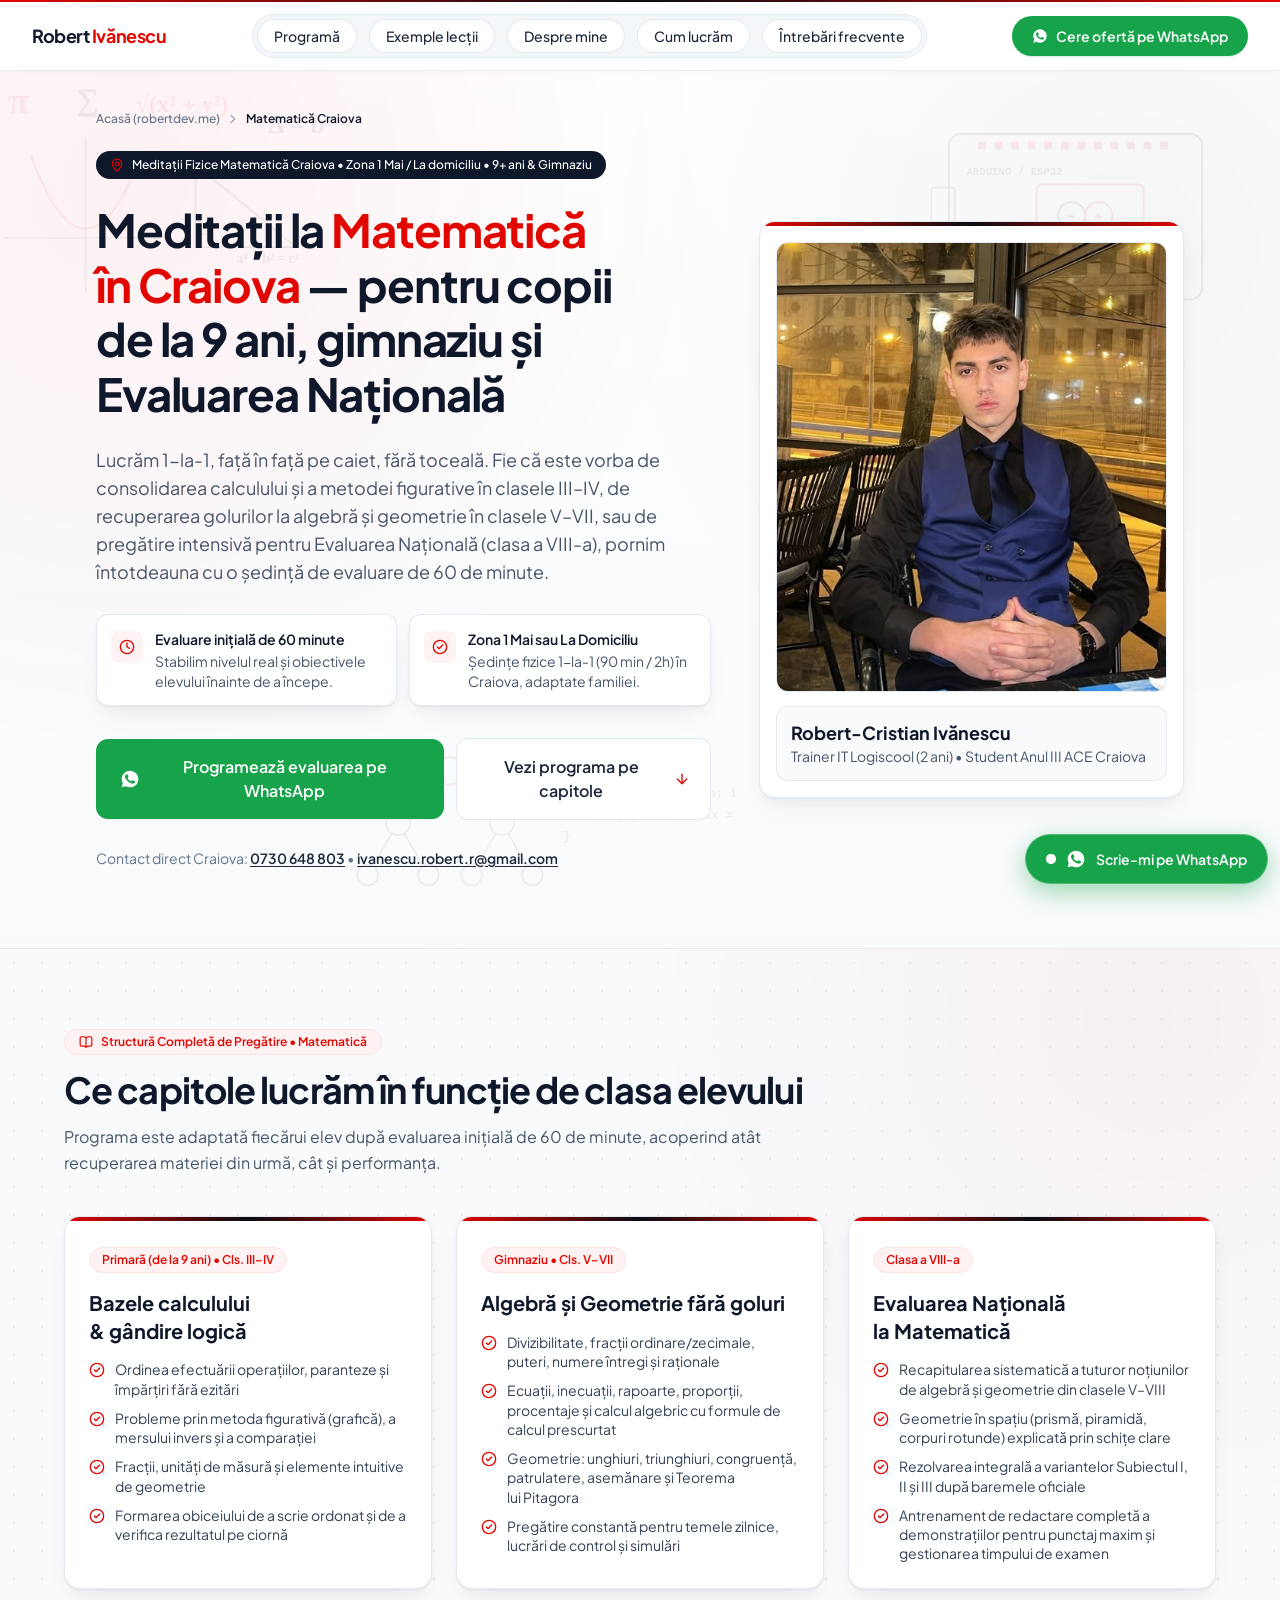
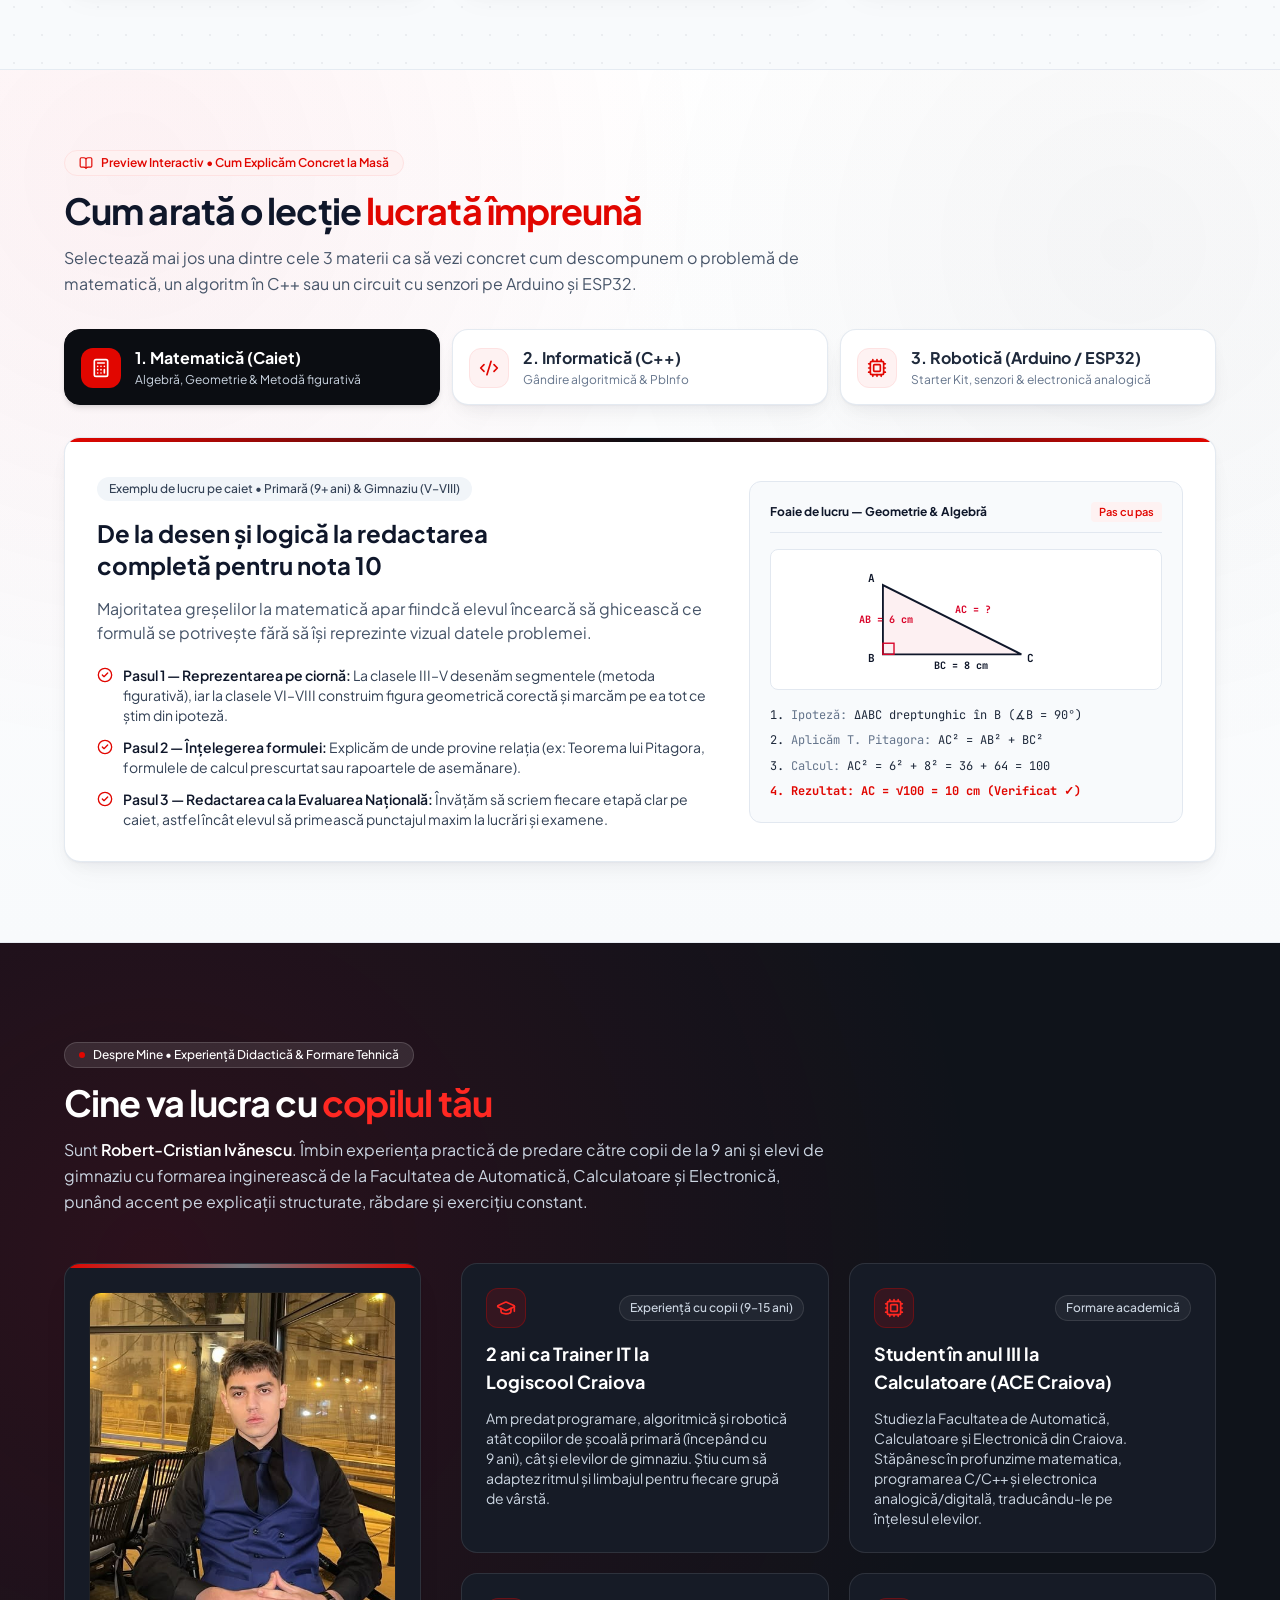
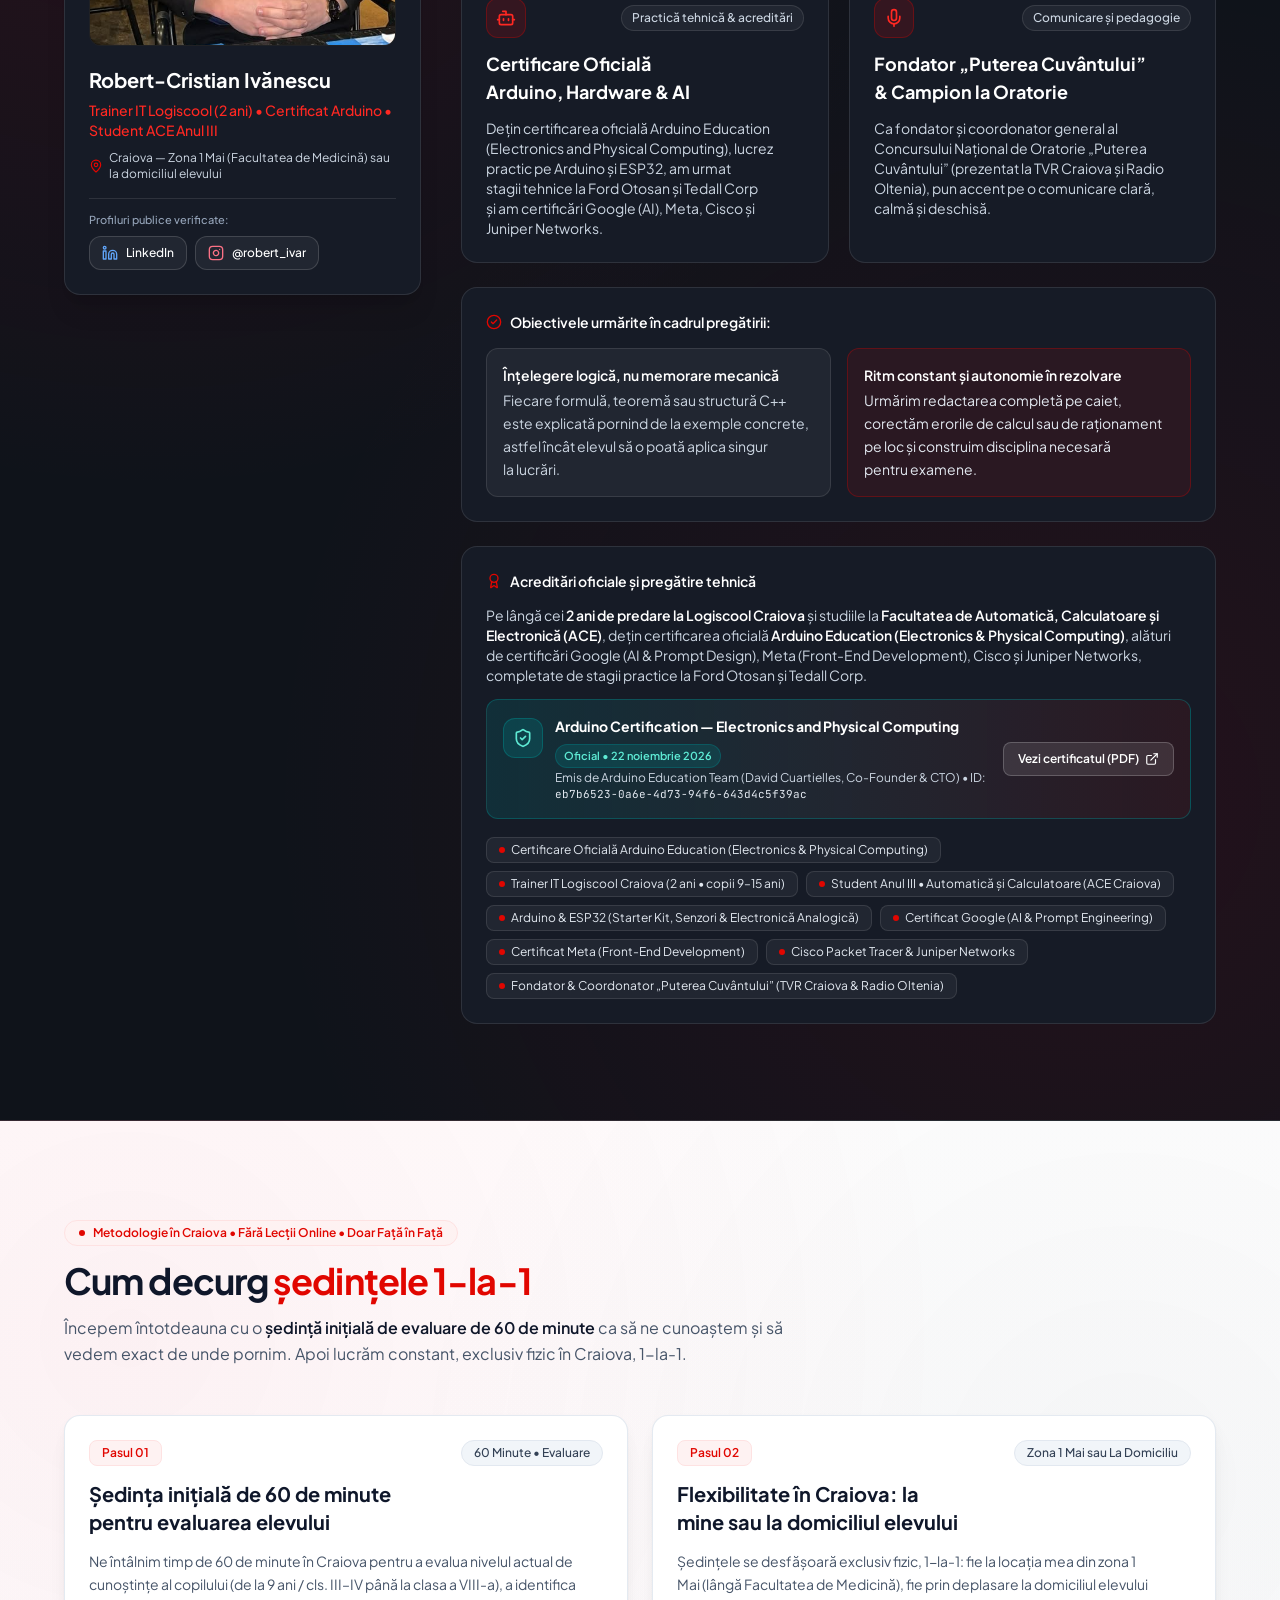
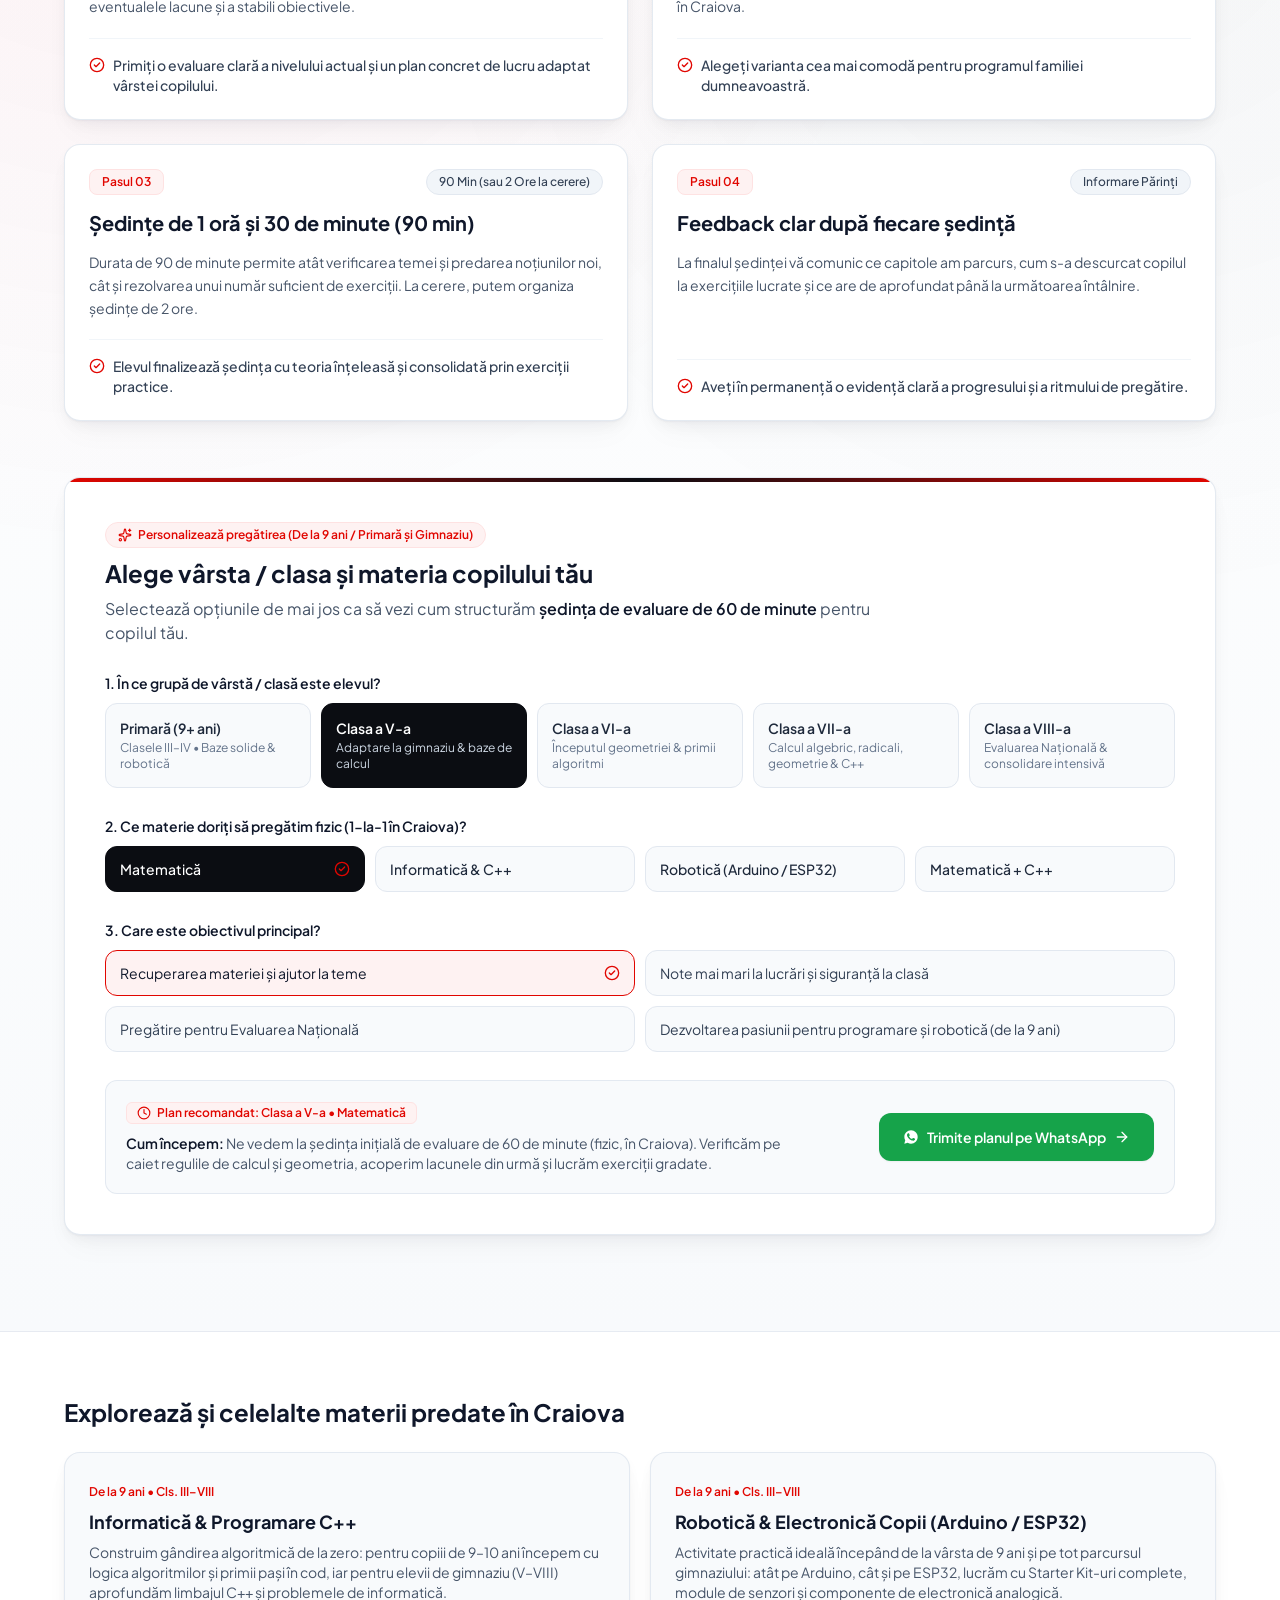
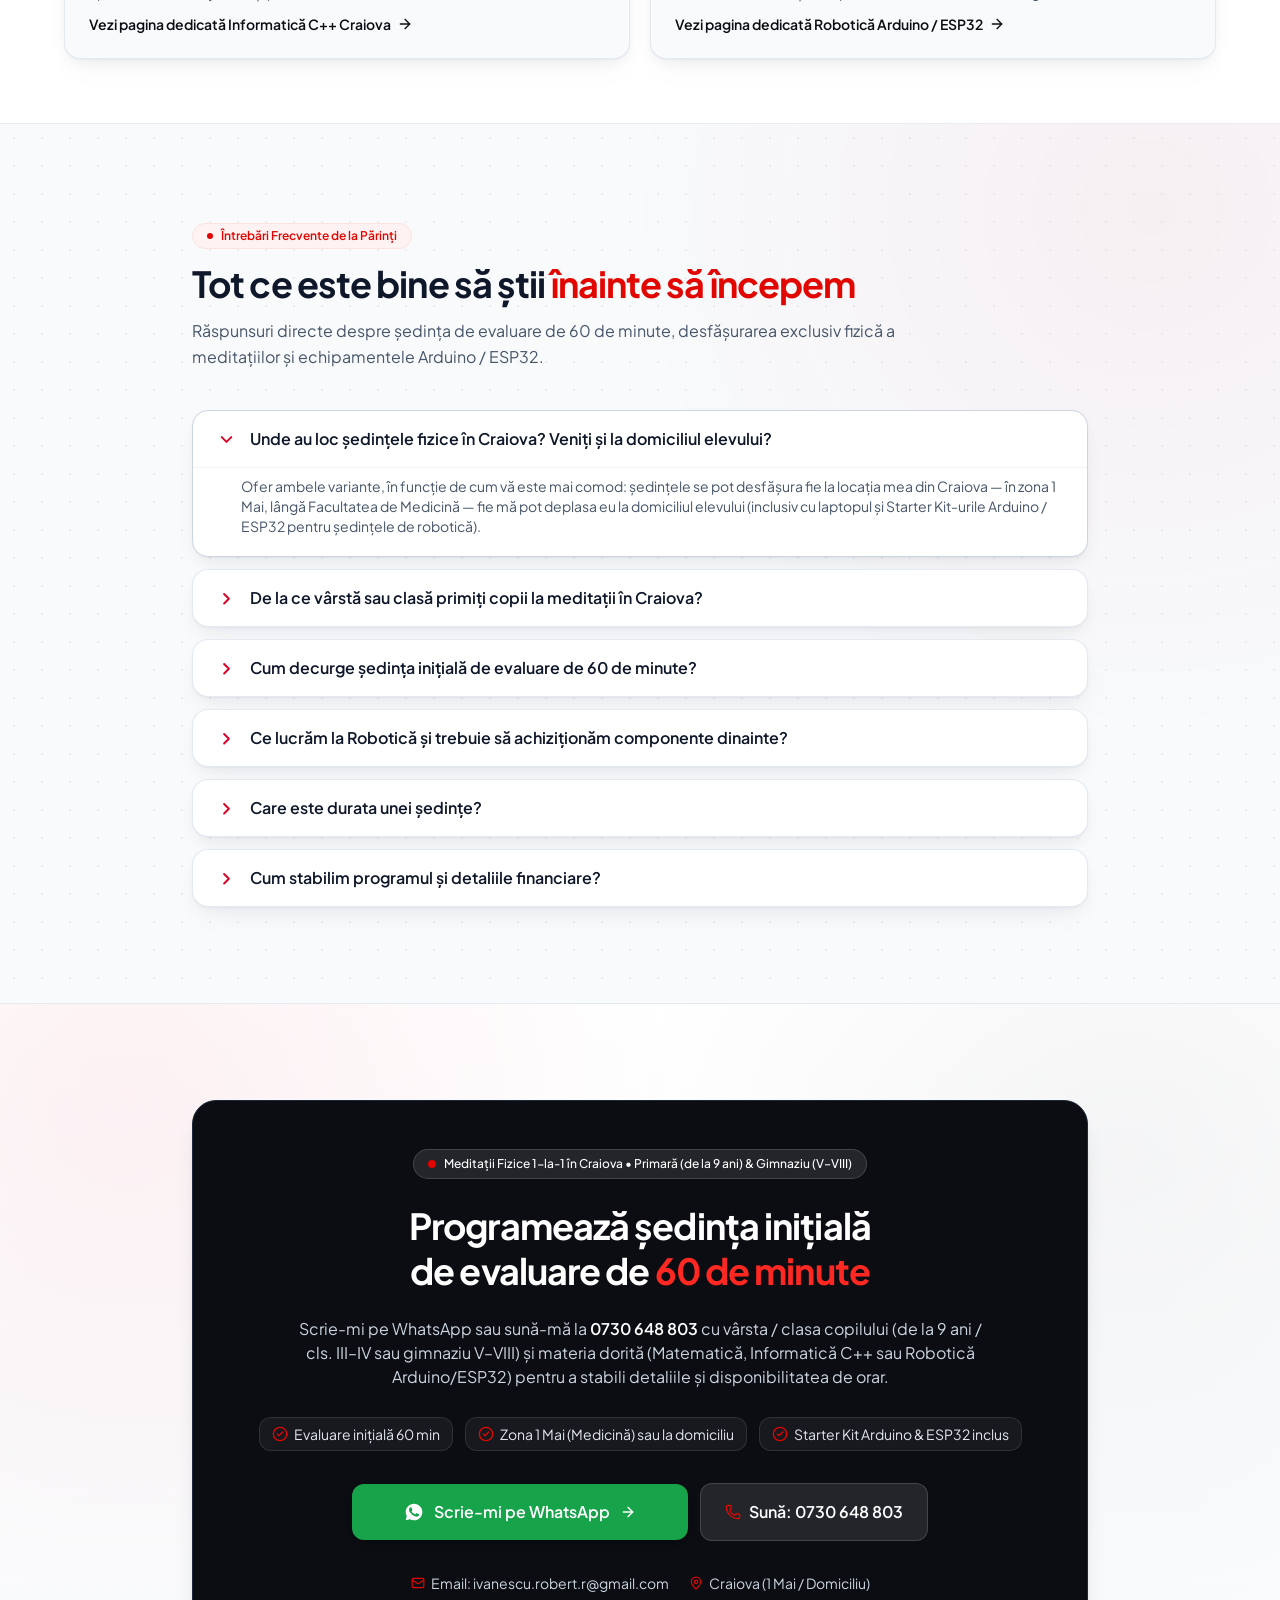
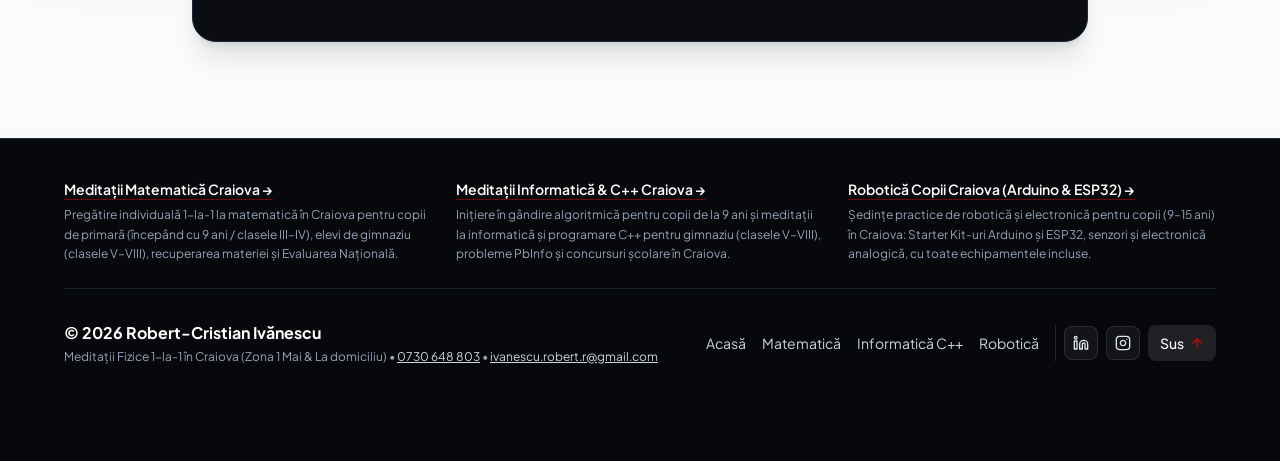
<file: meditatii-matematica-craiova/index.html>
<!DOCTYPE html>
<html lang="ro" class="scroll-smooth">
  <head>
    <meta charset="UTF-8" />
    <meta name="viewport" content="width=device-width, initial-scale=1.0" />
    <meta http-equiv="Content-Security-Policy" content="upgrade-insecure-requests" />

    <!-- Dedicated SEO Title (478px < 580px) & Description (833px < 1000px) -->
    <title>Meditații Matematică Craiova (Gimnaziu) | Robert</title>
    <meta name="title" content="Meditații Matematică Craiova (Gimnaziu) | Robert" />
    <meta
      name="description"
      content="Meditații fizice 1-la-1 la Matematică în Craiova (1 Mai sau domiciliu) pentru copii de la 9 ani, clasele V–VIII și Evaluarea Națională."
    />
    <meta
      name="keywords"
      content="meditatii matematica Craiova, meditatii matematica gimnaziu Craiova, pregatire Evaluarea Nationala matematica Craiova, meditatii matematica primara Craiova, meditatii matematica 1 Mai Craiova, Robert Ivanescu"
    />
    <meta name="author" content="Robert-Cristian Ivănescu" />
    <meta name="robots" content="index, follow, max-snippet:-1, max-image-preview:large" />
    <link rel="canonical" href="https://robertdev.me/meditatii-matematica-craiova/" />

    <meta name="geo.region" content="RO-DJ" />
    <meta name="geo.placename" content="Craiova, Dolj, România" />
    <meta name="geo.position" content="44.3190;23.7967" />

    <meta property="og:type" content="website" />
    <meta property="og:url" content="https://robertdev.me/meditatii-matematica-craiova/" />
    <meta property="og:title" content="Meditații Matematică Craiova (Primară & Gimnaziu) | Robert Ivănescu" />
    <meta
      property="og:description"
      content="Meditații fizice 1-la-1 la Matematică în Craiova (zona 1 Mai sau la domiciliu) pentru copii de la 9 ani, clasele V–VIII și Evaluarea Națională."
    />
    <meta property="og:image" content="https://robertdev.me/robert-portrait.jpg" />
    <meta property="og:locale" content="ro_RO" />

    <link rel="icon" type="image/svg+xml" href="/favicon.svg" />
    <link rel="icon" type="image/png" sizes="192x192" href="/favicon.png" />
    <link rel="shortcut icon" href="/favicon.ico" />
    <link rel="apple-touch-icon" href="/favicon.png" />
    <link rel="manifest" href="/site.webmanifest" />
    <meta name="theme-color" content="#FFFFFF" />

    <link rel="preload" as="image" href="/robert-portrait.jpg" fetchpriority="high" />
    <link rel="preconnect" href="https://fonts.googleapis.com" />
    <link rel="preconnect" href="https://fonts.gstatic.com" crossorigin />
    <link
      rel="stylesheet"
      href="https://fonts.googleapis.com/css2?family=JetBrains+Mono:wght@500;600;700&family=Plus+Jakarta+Sans:ital,wght@0,400;0,500;0,600;0,700;0,800;1,400&subset=latin,latin-ext&display=swap"
      media="print"
      onload="this.media='all'"
    />
    <noscript>
      <link
        rel="stylesheet"
        href="https://fonts.googleapis.com/css2?family=JetBrains+Mono:wght@500;600;700&family=Plus+Jakarta+Sans:ital,wght@0,400;0,500;0,600;0,700;0,800;1,400&subset=latin,latin-ext&display=swap"
      />
    </noscript>

    <script async src="https://www.googletagmanager.com/gtag/js?id=G-2FBKFSLBF3"></script>
    <script>
      window.dataLayer = window.dataLayer || [];
      function gtag() { dataLayer.push(arguments); }
      gtag('js', new Date());
      gtag('config', 'G-2FBKFSLBF3', { anonymize_ip: true });
    </script>

    <script type="application/ld+json">
      {
        "@context": "https://schema.org",
        "@type": "Course",
        "name": "Meditații Fizice 1-la-1 la Matematică în Craiova (Primară 9+ ani, Gimnaziu V–VIII & Evaluarea Națională)",
        "description": "Pregătire individuală față în față la Matematică în Craiova: recuperarea golurilor din clasă, algebră, geometrie și Evaluarea Națională.",
        "provider": {
          "@type": "Person",
          "name": "Robert-Cristian Ivănescu",
          "url": "https://robertdev.me/",
          "sameAs": [
            "https://www.linkedin.com/in/robert-cristian-iv%C4%83nescu-46baa6378/",
            "https://www.instagram.com/robert_ivar/"
          ]
        }
      }
    </script>
    <script type="module" crossorigin src="/assets/vendor-icons-qHYWHtwr.js"></script>
    <script type="module" crossorigin src="/assets/vendor-react-DEtbE9Vr.js"></script>
    <script type="module" crossorigin src="/assets/main-Bn0vZumV.js"></script>
    <link rel="stylesheet" crossorigin href="/assets/main-BK8nLPgQ.css">
  </head>
  <body class="bg-white text-slate-900 antialiased">
    <div id="root" data-page="matematica">
      <header>
        <nav aria-label="Navigare principală">
          <a href="/">Acasă — Robert Ivănescu Craiova</a>
          <ul>
            <li><a href="/meditatii-matematica-craiova/">Meditații Matematică Craiova</a></li>
            <li><a href="/meditatii-informatica-craiova/">Meditații Informatică C++ Craiova</a></li>
            <li><a href="/robotica-copii-craiova/">Robotică Copii Craiova</a></li>
          </ul>
        </nav>
      </header>
      <main>
        <section id="top">
          <h1>Meditații la Matematică în Craiova pentru copii de primară și gimnaziu</h1>
          <img
            src="/robert-portrait.jpg"
            alt="Robert-Cristian Ivănescu — Meditații Matematică Craiova"
            width="540"
            height="960"
          />
          <p>
            Sunt <strong>Robert-Cristian Ivănescu</strong> și ofer meditații fizice 1-la-1 la matematică în Craiova pentru copii din școala primară și gimnaziu.
            Lucrăm față în față în zona 1 Mai lângă Facultatea de Medicină sau la domiciliul elevului.
            Prima întâlnire este o <strong>ședință inițială de evaluare de 60 de minute</strong> pe caiet.
            Scopul nostru este ca elevul să înțeleagă logica matematicii fără toceală.
          </p>
        </section>
        <section id="programa-detaliata">
          <h2>Programa pe clase la Matematică în Craiova</h2>
          <h3>Clasele III–IV (începând cu 9 ani)</h3>
          <p>
            Consolidăm calculele aritmetice, ordinea efectuării operațiilor, fracțiile și metoda figurativă.
            Elevii din primară capătă obiceiul de a lucra ordonat pe ciornă înainte de trecerea la gimnaziu.
            Rezolvăm probleme cu scheme clare și verificăm fiecare pas logic.
          </p>
          <h3>Clasele V–VII (Algebră și Geometrie)</h3>
          <p>
            Recuperăm lacunele din capitolele trecute și exersăm operații cu numere raționale și reale.
            Lucrăm ecuații, proporții, calcule cu radicali și formule de calcul prescurtat.
            La geometrie desenăm corect figurile și construim demonstrații clare pas cu pas.
          </p>
          <h3>Clasa a VIII-a și Evaluarea Națională la Matematică</h3>
          <p>
            Recapitulăm sistematic materia de algebră și geometrie în spațiu pentru examen.
            Lucrăm variante după baremele oficiale și antrenăm redactarea completă a subiectelor.
            Gestionăm timpul de rezolvare ca elevul să intre sigur pe el la Evaluarea Națională.
          </p>
        </section>
        <section id="despre-mine">
          <h2>Mentor și format de lucru în Craiova</h2>
          <p>
            Sunt student în anul III la Automatică și Calculatoare (ACE Craiova) și fost trainer IT la Logiscool Craiova.
            Sunt fondator și coordonator general la Concursul Național de Oratorie „Puterea Cuvântului”.
            Explic matematică pe înțelesul copiilor, cu răbdare, structură și feedback clar către părinți.
          </p>
          <p>
            După evaluarea de 60 de minute, continuăm cu ședințe individuale de 90 de minute sau două ore.
            Lucrăm exclusiv fizic în Craiova, fără predare online.
            Mă găsești pe <a href="https://www.linkedin.com/in/robert-cristian-iv%C4%83nescu-46baa6378/">Profil LinkedIn Robert Ivănescu</a> și pe <a href="https://www.instagram.com/robert_ivar/">Instagram @robert_ivar</a>.
          </p>
        </section>
        <section id="cum-lucram">
          <h2>Întrebări frecvente și programare evaluare</h2>
          <h3>De ce ședințe fizice 1-la-1?</h3>
          <p>
            Față în față urmăresc exact cum gândește copilul pe caiet și corectez ezitările pe loc.
            Nu lucrăm în grupe mari unde elevii timizi rămân cu întrebări neclarificate.
          </p>
          <h3>Cum programăm prima întâlnire?</h3>
          <p>
            Scrie un <a href="https://wa.me/40730648803">mesaj pe WhatsApp la 0730 648 803</a> cu clasa elevului și cartierul.
            Stabilim ziua și locul potrivit: în 1 Mai sau la domiciliul vostru.
          </p>
          <p>
            Explorează și: <a href="#despre-mine">Despre mentor</a>, <a href="#cum-lucram">Programare rapidă</a>, <a href="/meditatii-informatica-craiova/">Cursuri Informatică și C++</a> sau <a href="/robotica-copii-craiova/">Ateliere Robotică Arduino</a>.
          </p>
        </section>
      </main>
      <footer>
        <p>&copy; 2026 Robert-Cristian Ivănescu • Meditații Matematică Craiova • Tel: 0730 648 803</p>
        <nav aria-label="Linkuri utile">
          <a href="/sitemap.xml">Hartă site sitemap.xml</a> •
          <a href="/llms.txt">Rezumat structurat llms.txt</a>
        </nav>
      </footer>
    </div>
  </body>
</html>
</file>
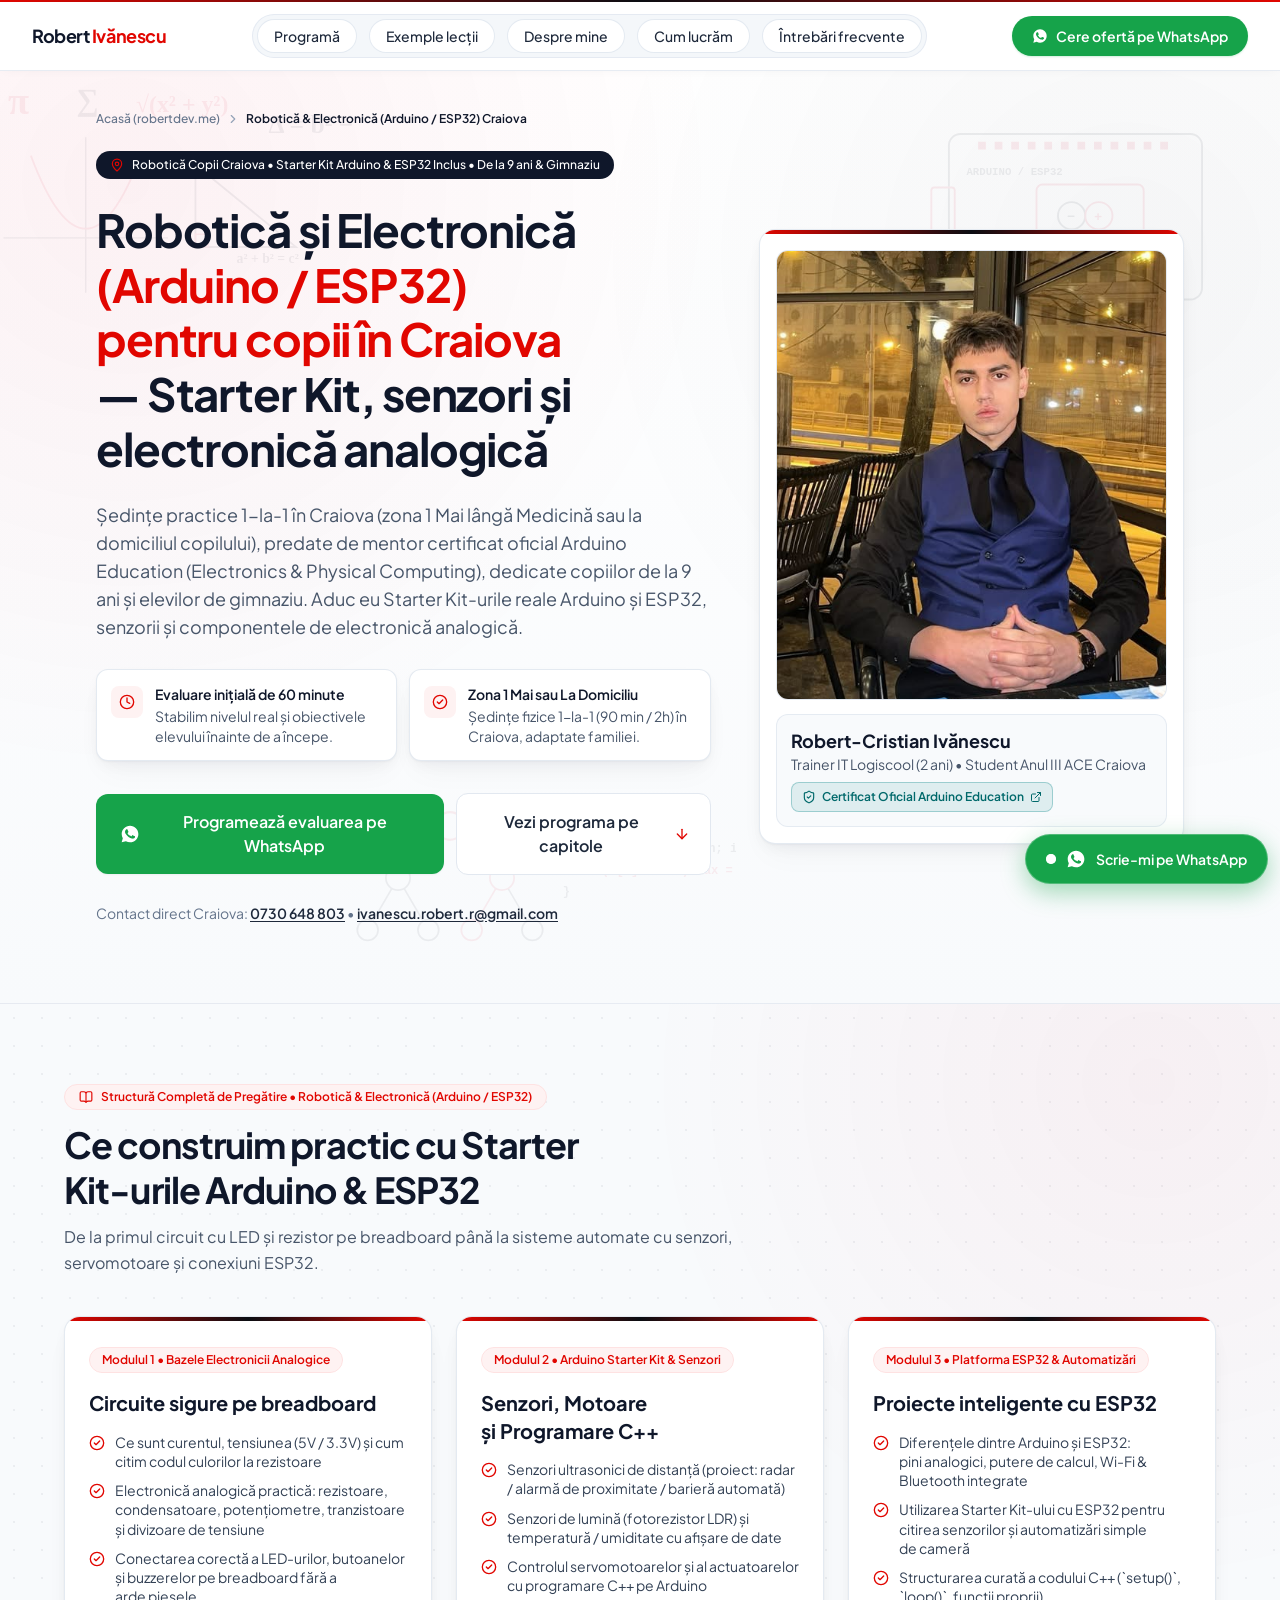
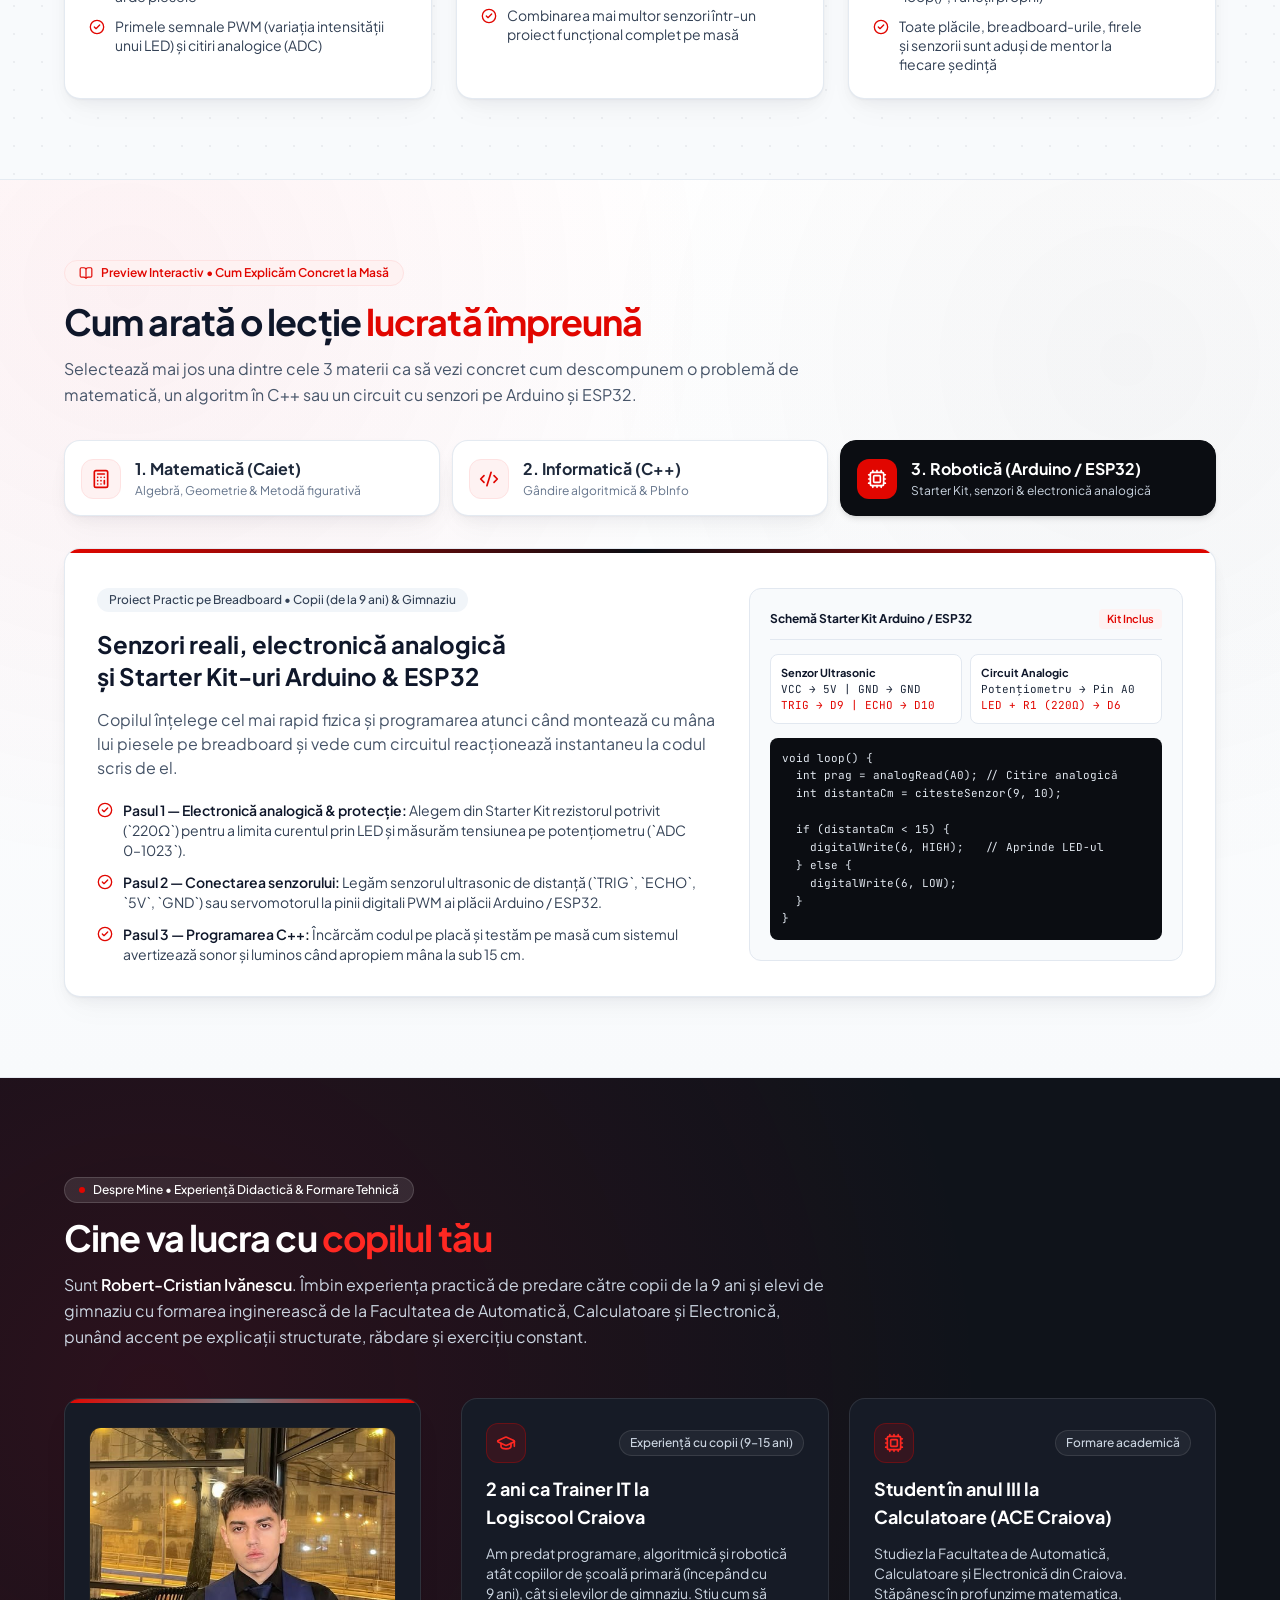
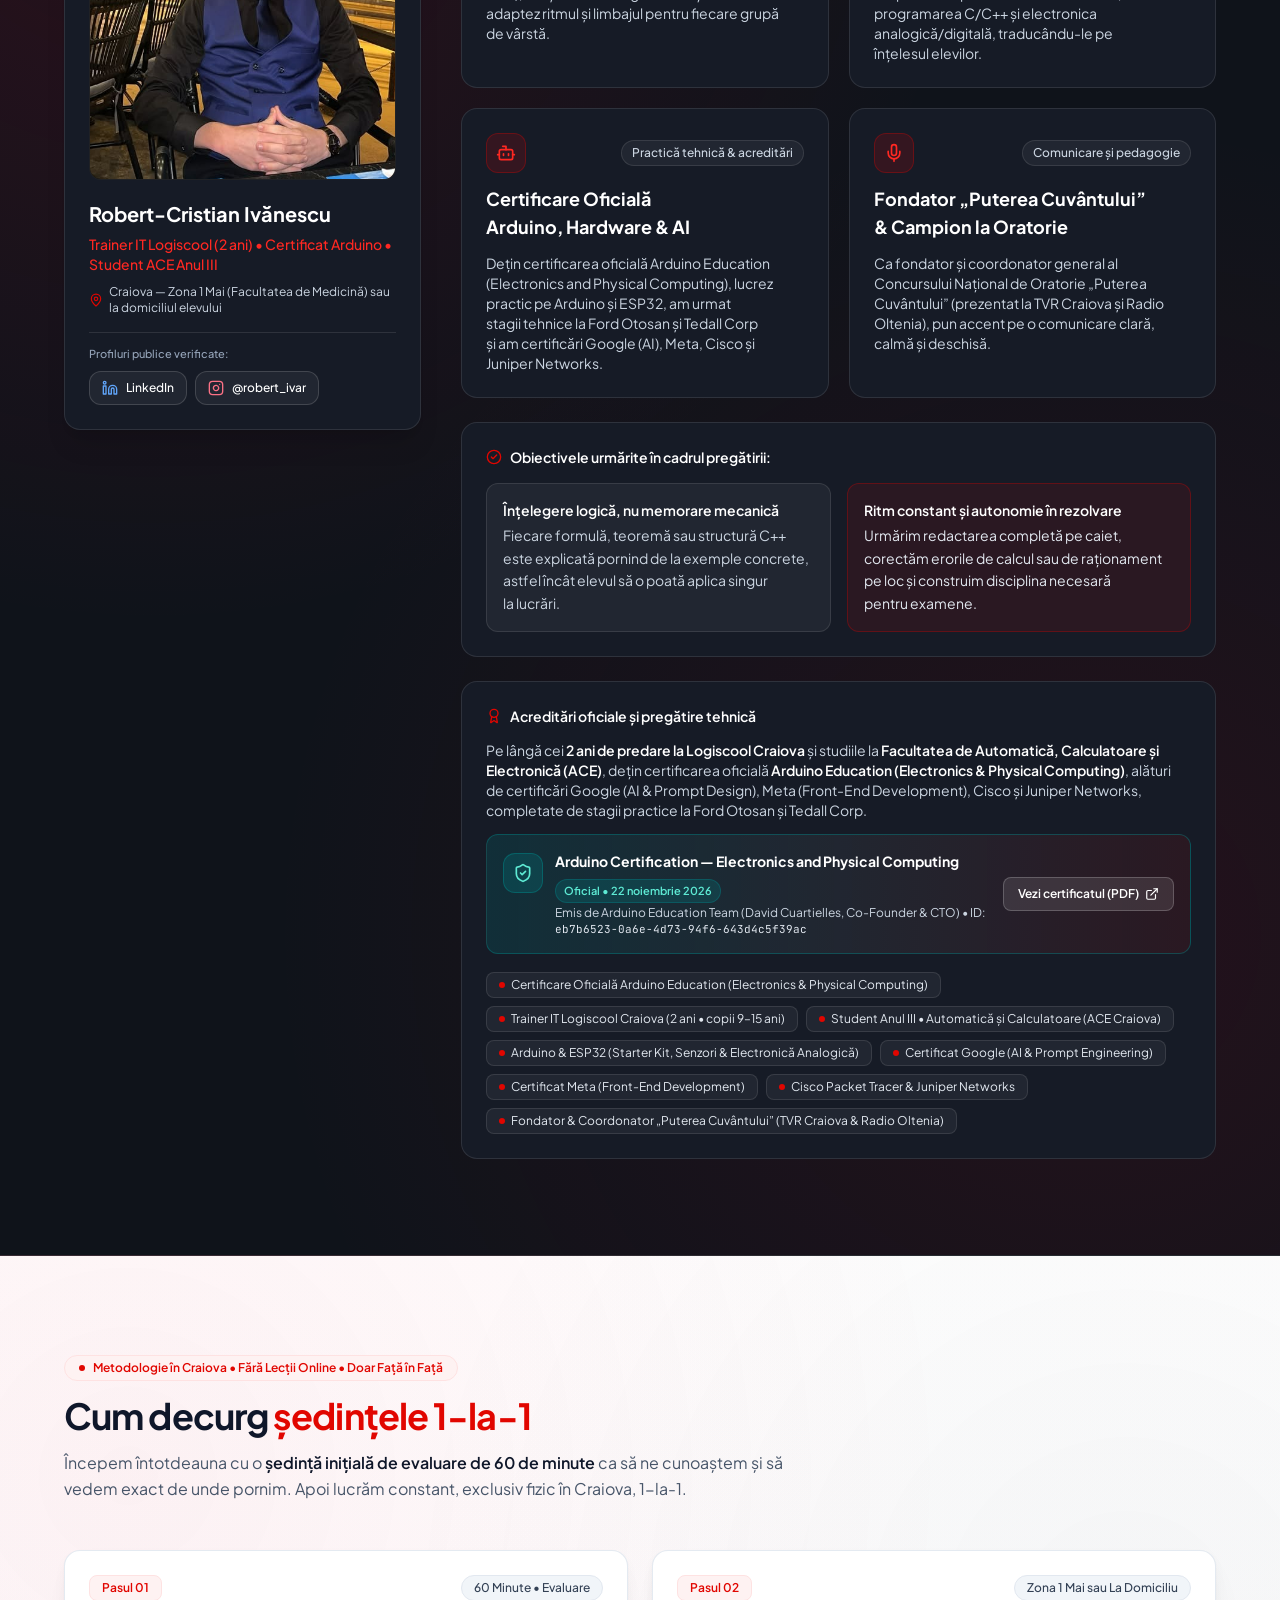
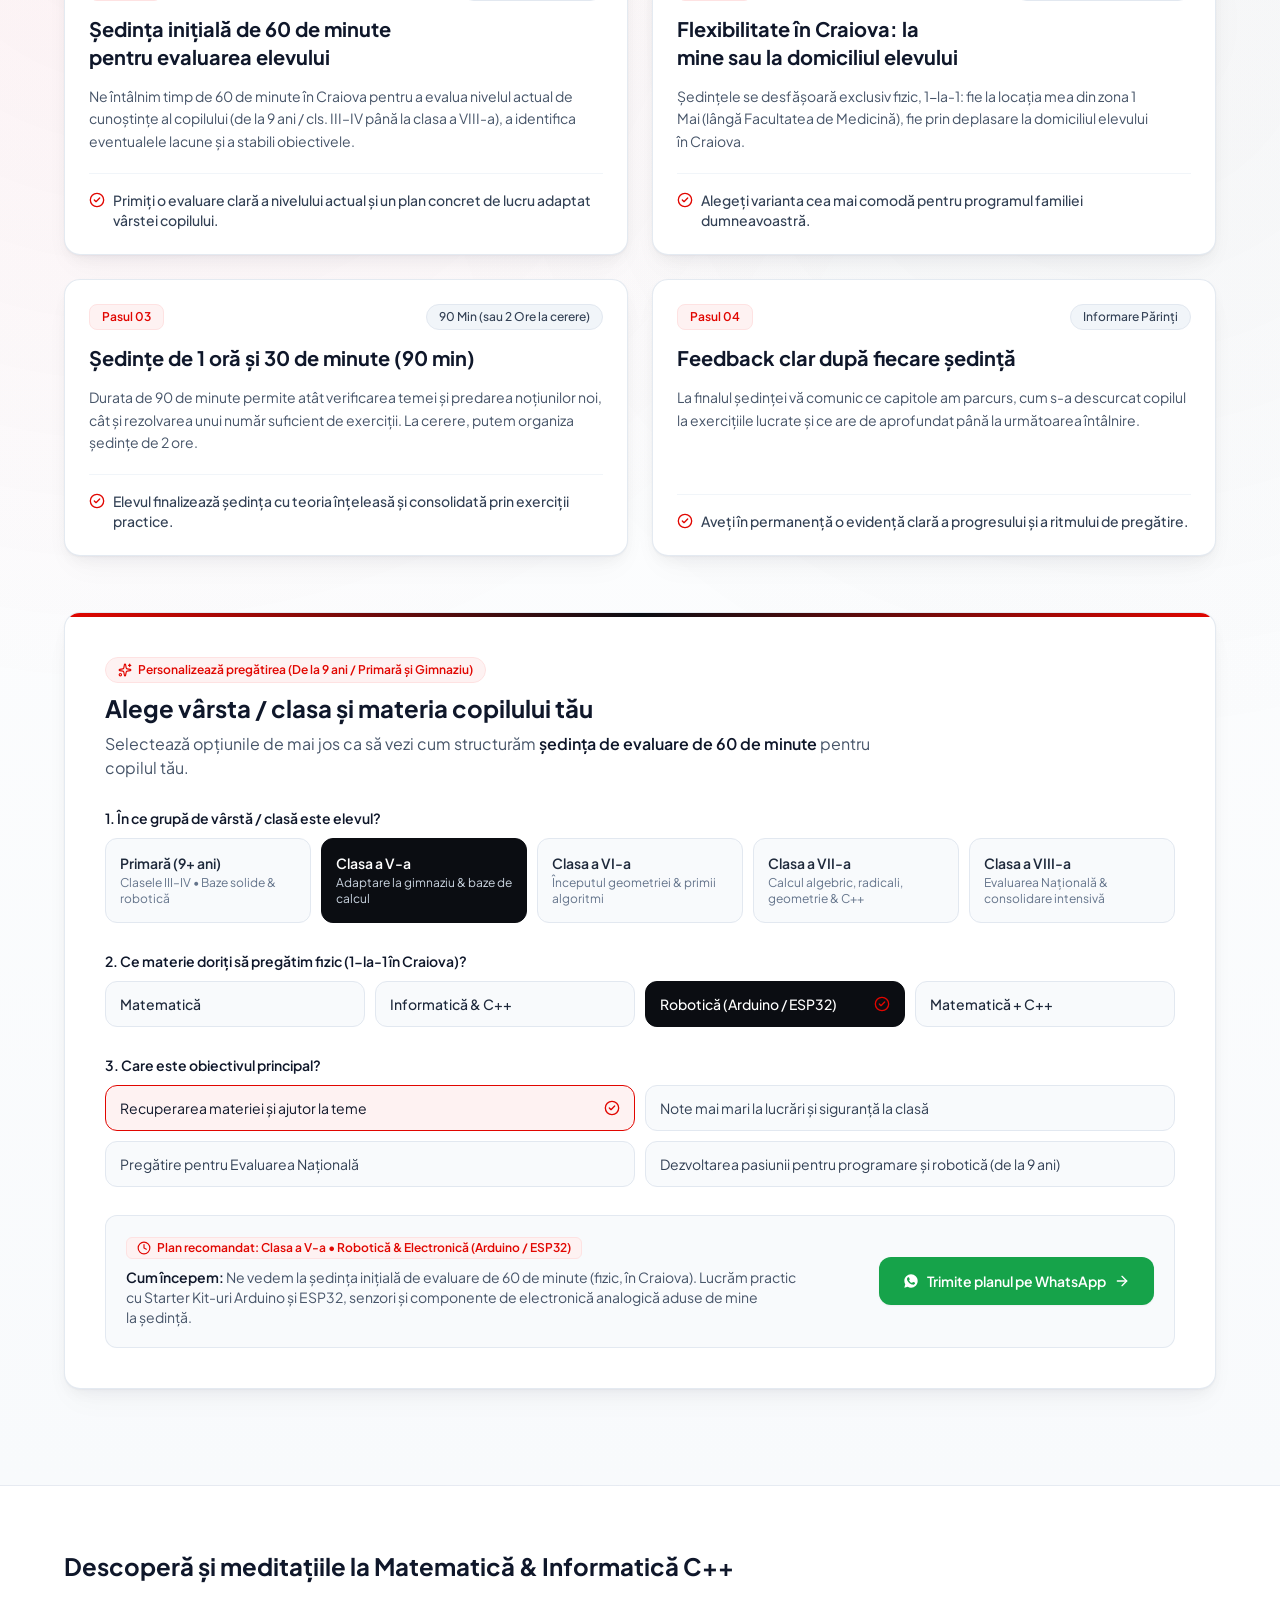
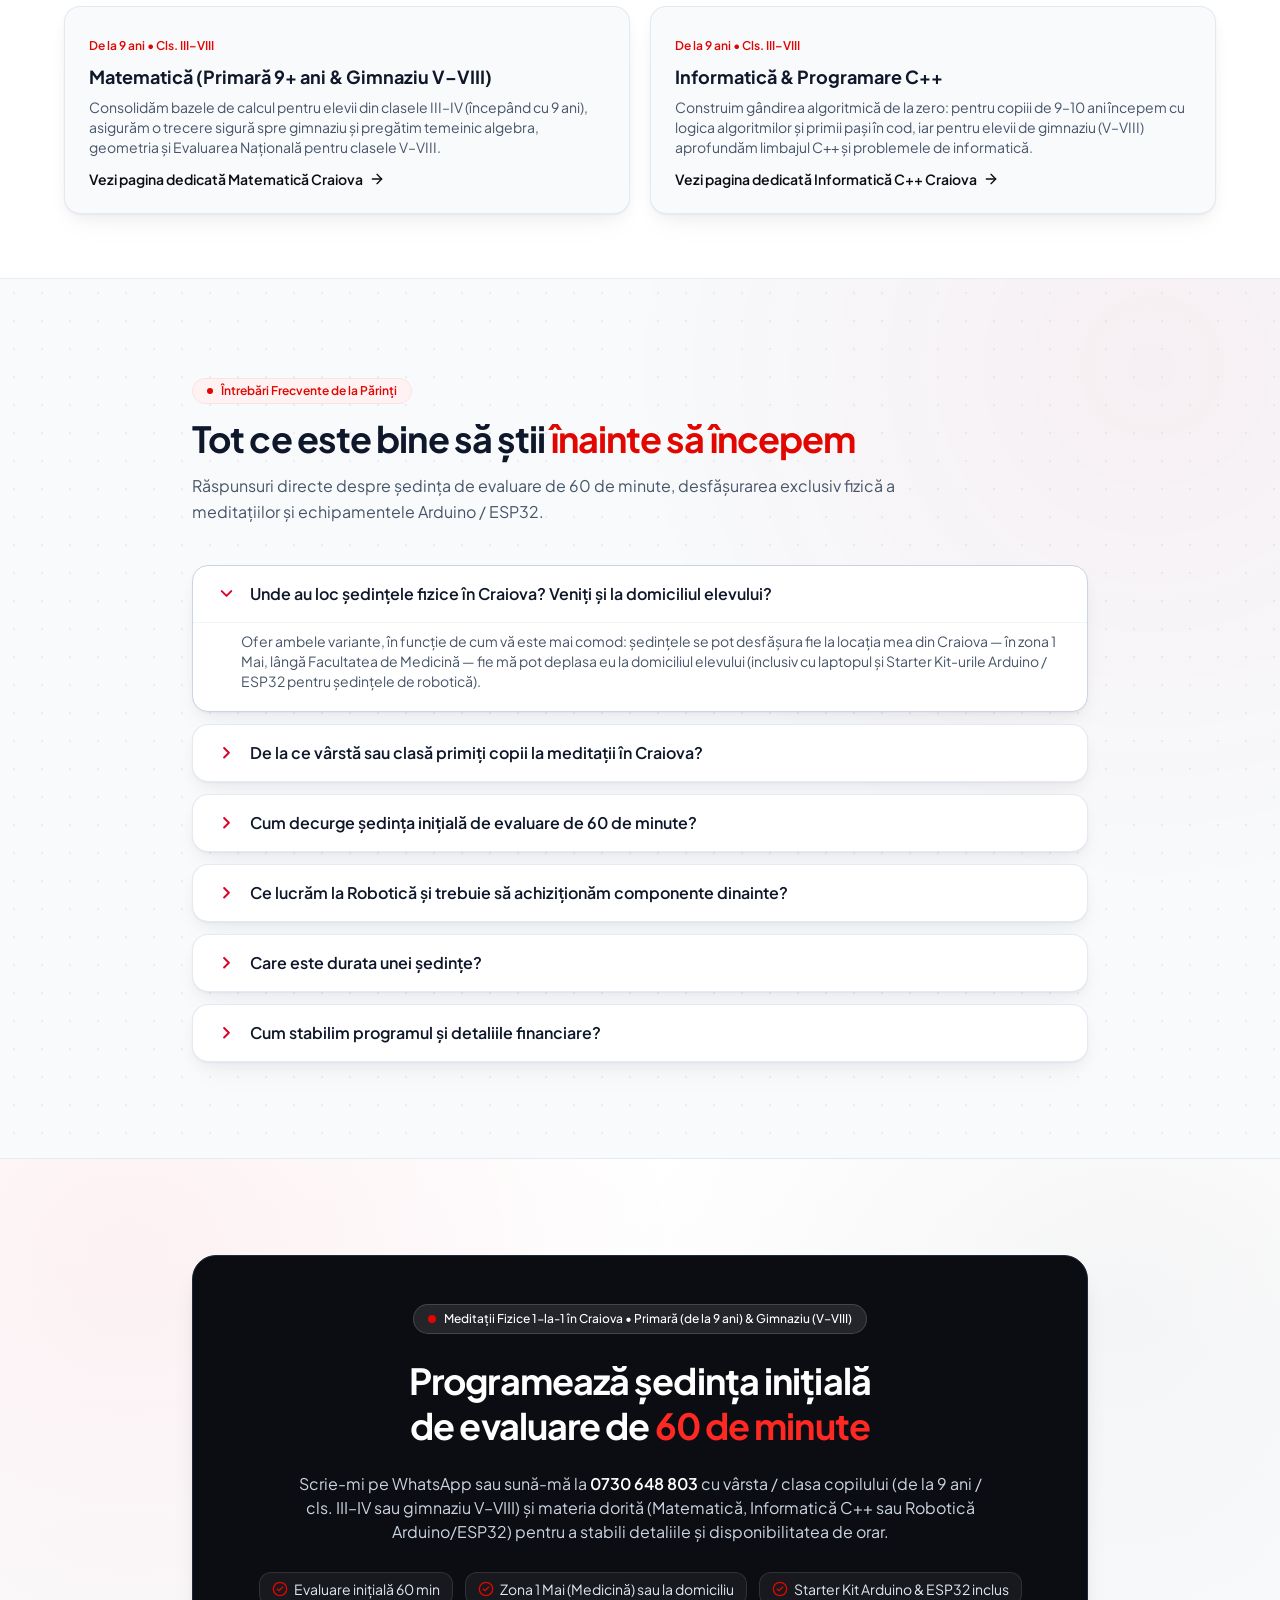
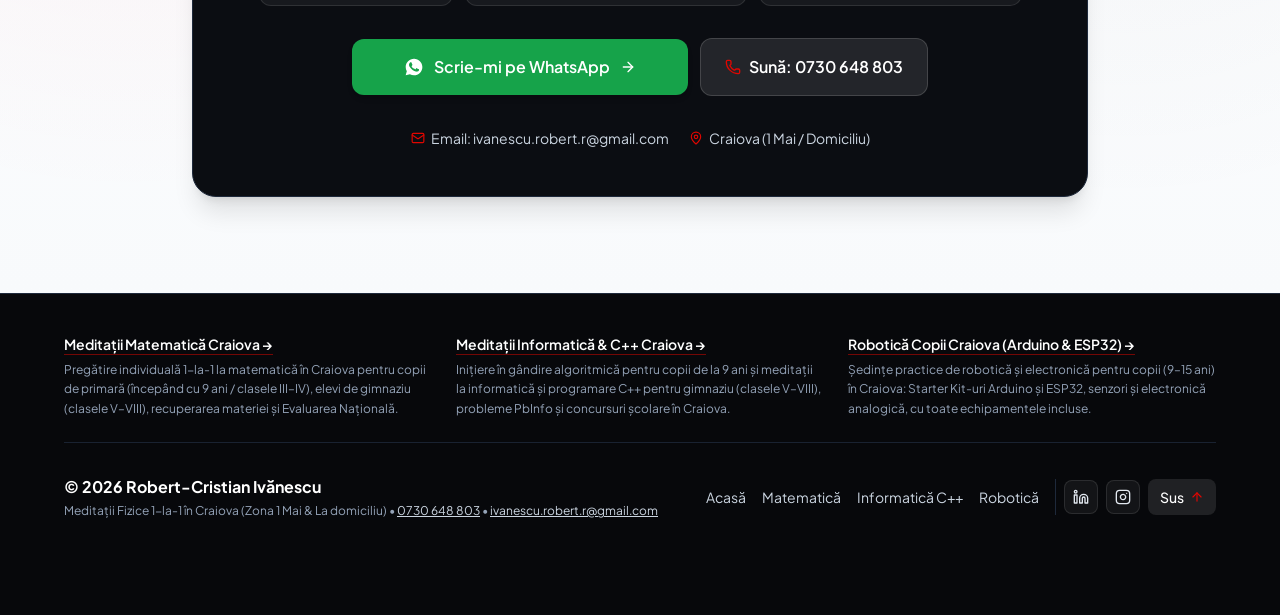
<file: robotica-copii-craiova/index.html>
<!DOCTYPE html>
<html lang="ro" class="scroll-smooth">
  <head>
    <meta charset="UTF-8" />
    <meta name="viewport" content="width=device-width, initial-scale=1.0" />
    <meta http-equiv="Content-Security-Policy" content="upgrade-insecure-requests" />

    <!-- Dedicated SEO Title (466px < 580px) & Description (814px < 1000px) -->
    <title>Robotică Copii Craiova Arduino și ESP32 | Robert</title>
    <meta name="title" content="Robotică Copii Craiova Arduino și ESP32 | Robert" />
    <meta
      name="description"
      content="Ședințe practice de Robotică și Electronică în Craiova (Arduino, ESP32, senzori, Kit inclus) pentru copii de la 9 ani și gimnaziu."
    />
    <meta
      name="keywords"
      content="robotica copii Craiova, cursuri robotica copii Craiova, Arduino copii Craiova, ESP32 copii Craiova, electronica analogica copii Craiova, meditatii robotica Craiova, Robert Ivanescu"
    />
    <meta name="author" content="Robert-Cristian Ivănescu" />
    <meta name="robots" content="index, follow, max-snippet:-1, max-image-preview:large" />
    <link rel="canonical" href="https://robertdev.me/robotica-copii-craiova/" />

    <meta name="geo.region" content="RO-DJ" />
    <meta name="geo.placename" content="Craiova, Dolj, România" />
    <meta name="geo.position" content="44.3190;23.7967" />

    <meta property="og:type" content="website" />
    <meta property="og:url" content="https://robertdev.me/robotica-copii-craiova/" />
    <meta property="og:title" content="Robotică Copii Craiova (Arduino & ESP32) | Robert Ivănescu" />
    <meta
      property="og:description"
      content="Ședințe practice 1-la-1 de Robotică și Electronică (Starter Kit Arduino / ESP32, senzori, electronică analogică) în Craiova, cu toate piesele incluse."
    />
    <meta property="og:image" content="https://robertdev.me/robert-portrait.jpg" />
    <meta property="og:locale" content="ro_RO" />

    <link rel="icon" type="image/svg+xml" href="/favicon.svg" />
    <link rel="icon" type="image/png" sizes="192x192" href="/favicon.png" />
    <link rel="shortcut icon" href="/favicon.ico" />
    <link rel="apple-touch-icon" href="/favicon.png" />
    <link rel="manifest" href="/site.webmanifest" />
    <meta name="theme-color" content="#FFFFFF" />

    <link rel="preload" as="image" href="/robert-portrait.jpg" fetchpriority="high" />
    <link rel="preconnect" href="https://fonts.googleapis.com" />
    <link rel="preconnect" href="https://fonts.gstatic.com" crossorigin />
    <link
      rel="stylesheet"
      href="https://fonts.googleapis.com/css2?family=JetBrains+Mono:wght@500;600;700&family=Plus+Jakarta+Sans:ital,wght@0,400;0,500;0,600;0,700;0,800;1,400&subset=latin,latin-ext&display=swap"
      media="print"
      onload="this.media='all'"
    />
    <noscript>
      <link
        rel="stylesheet"
        href="https://fonts.googleapis.com/css2?family=JetBrains+Mono:wght@500;600;700&family=Plus+Jakarta+Sans:ital,wght@0,400;0,500;0,600;0,700;0,800;1,400&subset=latin,latin-ext&display=swap"
      />
    </noscript>

    <script async src="https://www.googletagmanager.com/gtag/js?id=G-2FBKFSLBF3"></script>
    <script>
      window.dataLayer = window.dataLayer || [];
      function gtag() { dataLayer.push(arguments); }
      gtag('js', new Date());
      gtag('config', 'G-2FBKFSLBF3', { anonymize_ip: true });
    </script>

    <script type="application/ld+json">
      {
        "@context": "https://schema.org",
        "@type": "Course",
        "name": "Robotică și Electronică (Arduino & ESP32) pentru Copii în Craiova",
        "description": "Ședințe fizice 1-la-1 în Craiova cu Starter Kit-uri Arduino și ESP32, senzori și electronică analogică, dedicate copiilor de la 9 ani și elevilor de gimnaziu.",
        "provider": {
          "@type": "Person",
          "name": "Robert-Cristian Ivănescu",
          "url": "https://robertdev.me/",
          "hasCredential": {
            "@type": "EducationalOccupationalCredential",
            "name": "Arduino Certification — Electronics and Physical Computing",
            "credentialCategory": "certification",
            "dateCreated": "2026-11-22",
            "identifier": "eb7b6523-0a6e-4d73-94f6-643d4c5f39ac",
            "url": "https://robertdev.me/certificat-arduino-robert-ivanescu.pdf",
            "recognizedBy": {
              "@type": "Organization",
              "name": "Arduino Education"
            }
          },
          "sameAs": [
            "https://www.linkedin.com/in/robert-cristian-iv%C4%83nescu-46baa6378/",
            "https://www.instagram.com/robert_ivar/"
          ]
        }
      }
    </script>
    <script type="module" crossorigin src="/assets/vendor-icons-qHYWHtwr.js"></script>
    <script type="module" crossorigin src="/assets/vendor-react-DEtbE9Vr.js"></script>
    <script type="module" crossorigin src="/assets/main-Bn0vZumV.js"></script>
    <link rel="stylesheet" crossorigin href="/assets/main-BK8nLPgQ.css">
  </head>
  <body class="bg-white text-slate-900 antialiased">
    <div id="root" data-page="robotica">
      <header>
        <nav aria-label="Navigare principală">
          <a href="/">Acasă — Robert Ivănescu Craiova</a>
          <ul>
            <li><a href="/meditatii-matematica-craiova/">Meditații Matematică Craiova</a></li>
            <li><a href="/meditatii-informatica-craiova/">Meditații Informatică C++ Craiova</a></li>
            <li><a href="/robotica-copii-craiova/">Robotică Copii Craiova</a></li>
          </ul>
        </nav>
      </header>
      <main>
        <section id="top">
          <h1>Robotică și Electronică (Arduino și ESP32) pentru copii în Craiova</h1>
          <img
            src="/robert-portrait.jpg"
            alt="Robert-Cristian Ivănescu — Robotică Copii Arduino și ESP32 Craiova"
            width="540"
            height="960"
          />
          <p>
            Sunt <strong>Robert-Cristian Ivănescu</strong> și ofer ședințe individuale 1-la-1 de robotică și electronică în Craiova pentru copii începând cu 9 ani și elevi de gimnaziu.
            Lucrăm fizic în zona 1 Mai lângă Facultatea de Medicină sau prin deplasare la domiciliul elevului.
            Pentru ședințe aduc eu Starter Kit-urile Arduino și ESP32, senzorii și componentele de electronică analogică.
            Părinții nu trebuie să cumpere niciun echipament dinainte.
          </p>
        </section>
        <section id="programa-detaliata">
          <h2>Modulele practice cu Arduino și ESP32</h2>
          <h3>Bazele Electronicii Analogice pe Breadboard</h3>
          <p>
            Copiii înțeleg curentul, tensiunea de siguranță, codul culorilor la rezistoare și semnalele PWM.
            Lucrăm concret cu rezistoare, condensatoare, potențiometre, tranzistoare și citiri analogice ADC.
            Construim circuite sigure pe breadboard și vedem imediat cum funcționează legile fizicii în practică.
          </p>
          <h3>Arduino Starter Kit și Senzori</h3>
          <p>
            Asamblăm și programăm în C++ senzori ultrasonici de distanță, senzori de lumină LDR, senzori de temperatură, LED-uri și servomotoare.
            Copiii scriu chiar ei codul care controlează luminile, alarmele sau brațele mecanice simple.
          </p>
          <h3>Platforma ESP32 și Proiecte Automate</h3>
          <p>
            Folosim Starter Kit-ul ESP32 pentru proiecte inteligente cu senzori, afișaje și conectivitate modernă.
            Elevii combină hardware-ul cu logica de programare ca la facultatea de automatică.
          </p>
        </section>
        <section id="despre-mine">
          <h2>Mentor pasionat de hardware și educație</h2>
          <p>
            Sunt student în anul III la Automatică și Calculatoare (ACE Craiova) și fost trainer IT la Logiscool Craiova.
            Dețin certificarea oficială Arduino Education (Electronics &amp; Physical Computing, ID eb7b6523-0a6e-4d73-94f6-643d4c5f39ac).
            Sunt fondator și coordonator general la Concursul Național de Oratorie „Puterea Cuvântului”.
            Îi ajut pe copii să treacă de la jocurile pe ecran la construirea propriilor proiecte fizice.
          </p>
          <p>
            Consultă <a href="/certificat-arduino-robert-ivanescu.pdf">Certificat Oficial Arduino Education (PDF)</a>, profilul <a href="https://www.linkedin.com/in/robert-cristian-iv%C4%83nescu-46baa6378/">LinkedIn Robert-Cristian Ivănescu</a> sau <a href="https://www.instagram.com/robert_ivar/">Instagram @robert_ivar</a>.
          </p>
        </section>
        <section id="cum-lucram">
          <h2>Evaluare inițială și întrebări frecvente</h2>
          <h3>Trebuie să cumpărăm Starter Kit-ul acasă?</h3>
          <p>
            Nu este nevoie la început.
            Aduc eu tot echipamentul Arduino și ESP32 necesar la ședința de evaluare de 60 de minute și la sesiunile ulterioare de 90 de minute sau două ore.
          </p>
          <h3>Cum programăm prima ședință în Craiova?</h3>
          <p>
            Trimite un <a href="https://wa.me/40730648803">mesaj pe WhatsApp la 0730 648 803</a> cu vârsta copilului și zona din Craiova.
            Stabilim ziua întâlnirii în 1 Mai sau la domiciliu.
          </p>
          <p>
            Vezi și: <a href="#despre-mine">Despre mentor robotică</a>, <a href="#cum-lucram">Cum lucrăm 1-la-1</a>, <a href="/meditatii-matematica-craiova/">Pregătire Matematică V–VIII</a> sau <a href="/meditatii-informatica-craiova/">Cursuri Informatică C++</a>.
          </p>
        </section>
      </main>
      <footer>
        <p>&copy; 2026 Robert-Cristian Ivănescu • Robotică Copii Craiova • Tel: 0730 648 803</p>
        <nav aria-label="Linkuri utile">
          <a href="/sitemap.xml">Hartă site sitemap.xml</a> •
          <a href="/llms.txt">Documentație AI llms.txt</a>
        </nav>
      </footer>
    </div>
  </body>
</html>
</file>
<file: assets/main-BK8nLPgQ.css>
*,:before,:after{--tw-border-spacing-x: 0;--tw-border-spacing-y: 0;--tw-translate-x: 0;--tw-translate-y: 0;--tw-rotate: 0;--tw-skew-x: 0;--tw-skew-y: 0;--tw-scale-x: 1;--tw-scale-y: 1;--tw-pan-x: ;--tw-pan-y: ;--tw-pinch-zoom: ;--tw-scroll-snap-strictness: proximity;--tw-gradient-from-position: ;--tw-gradient-via-position: ;--tw-gradient-to-position: ;--tw-ordinal: ;--tw-slashed-zero: ;--tw-numeric-figure: ;--tw-numeric-spacing: ;--tw-numeric-fraction: ;--tw-ring-inset: ;--tw-ring-offset-width: 0px;--tw-ring-offset-color: #fff;--tw-ring-color: rgb(59 130 246 / .5);--tw-ring-offset-shadow: 0 0 #0000;--tw-ring-shadow: 0 0 #0000;--tw-shadow: 0 0 #0000;--tw-shadow-colored: 0 0 #0000;--tw-blur: ;--tw-brightness: ;--tw-contrast: ;--tw-grayscale: ;--tw-hue-rotate: ;--tw-invert: ;--tw-saturate: ;--tw-sepia: ;--tw-drop-shadow: ;--tw-backdrop-blur: ;--tw-backdrop-brightness: ;--tw-backdrop-contrast: ;--tw-backdrop-grayscale: ;--tw-backdrop-hue-rotate: ;--tw-backdrop-invert: ;--tw-backdrop-opacity: ;--tw-backdrop-saturate: ;--tw-backdrop-sepia: ;--tw-contain-size: ;--tw-contain-layout: ;--tw-contain-paint: ;--tw-contain-style: }::backdrop{--tw-border-spacing-x: 0;--tw-border-spacing-y: 0;--tw-translate-x: 0;--tw-translate-y: 0;--tw-rotate: 0;--tw-skew-x: 0;--tw-skew-y: 0;--tw-scale-x: 1;--tw-scale-y: 1;--tw-pan-x: ;--tw-pan-y: ;--tw-pinch-zoom: ;--tw-scroll-snap-strictness: proximity;--tw-gradient-from-position: ;--tw-gradient-via-position: ;--tw-gradient-to-position: ;--tw-ordinal: ;--tw-slashed-zero: ;--tw-numeric-figure: ;--tw-numeric-spacing: ;--tw-numeric-fraction: ;--tw-ring-inset: ;--tw-ring-offset-width: 0px;--tw-ring-offset-color: #fff;--tw-ring-color: rgb(59 130 246 / .5);--tw-ring-offset-shadow: 0 0 #0000;--tw-ring-shadow: 0 0 #0000;--tw-shadow: 0 0 #0000;--tw-shadow-colored: 0 0 #0000;--tw-blur: ;--tw-brightness: ;--tw-contrast: ;--tw-grayscale: ;--tw-hue-rotate: ;--tw-invert: ;--tw-saturate: ;--tw-sepia: ;--tw-drop-shadow: ;--tw-backdrop-blur: ;--tw-backdrop-brightness: ;--tw-backdrop-contrast: ;--tw-backdrop-grayscale: ;--tw-backdrop-hue-rotate: ;--tw-backdrop-invert: ;--tw-backdrop-opacity: ;--tw-backdrop-saturate: ;--tw-backdrop-sepia: ;--tw-contain-size: ;--tw-contain-layout: ;--tw-contain-paint: ;--tw-contain-style: }*,:before,:after{box-sizing:border-box;border-width:0;border-style:solid;border-color:#e5e7eb}:before,:after{--tw-content: ""}html,:host{line-height:1.5;-webkit-text-size-adjust:100%;-moz-tab-size:4;-o-tab-size:4;tab-size:4;font-family:Plus Jakarta Sans,Inter,system-ui,-apple-system,sans-serif;font-feature-settings:normal;font-variation-settings:normal;-webkit-tap-highlight-color:transparent}body{margin:0;line-height:inherit}hr{height:0;color:inherit;border-top-width:1px}abbr:where([title]){-webkit-text-decoration:underline dotted;text-decoration:underline dotted}h1,h2,h3,h4,h5,h6{font-size:inherit;font-weight:inherit}a{color:inherit;text-decoration:inherit}b,strong{font-weight:bolder}code,kbd,samp,pre{font-family:JetBrains Mono,ui-monospace,SFMono-Regular,Menlo,monospace;font-feature-settings:normal;font-variation-settings:normal;font-size:1em}small{font-size:80%}sub,sup{font-size:75%;line-height:0;position:relative;vertical-align:baseline}sub{bottom:-.25em}sup{top:-.5em}table{text-indent:0;border-color:inherit;border-collapse:collapse}button,input,optgroup,select,textarea{font-family:inherit;font-feature-settings:inherit;font-variation-settings:inherit;font-size:100%;font-weight:inherit;line-height:inherit;letter-spacing:inherit;color:inherit;margin:0;padding:0}button,select{text-transform:none}button,input:where([type=button]),input:where([type=reset]),input:where([type=submit]){-webkit-appearance:button;background-color:transparent;background-image:none}:-moz-focusring{outline:auto}:-moz-ui-invalid{box-shadow:none}progress{vertical-align:baseline}::-webkit-inner-spin-button,::-webkit-outer-spin-button{height:auto}[type=search]{-webkit-appearance:textfield;outline-offset:-2px}::-webkit-search-decoration{-webkit-appearance:none}::-webkit-file-upload-button{-webkit-appearance:button;font:inherit}summary{display:list-item}blockquote,dl,dd,h1,h2,h3,h4,h5,h6,hr,figure,p,pre{margin:0}fieldset{margin:0;padding:0}legend{padding:0}ol,ul,menu{list-style:none;margin:0;padding:0}dialog{padding:0}textarea{resize:vertical}input::-moz-placeholder,textarea::-moz-placeholder{opacity:1;color:#9ca3af}input::placeholder,textarea::placeholder{opacity:1;color:#9ca3af}button,[role=button]{cursor:pointer}:disabled{cursor:default}img,svg,video,canvas,audio,iframe,embed,object{display:block;vertical-align:middle}img,video{max-width:100%;height:auto}[hidden]:where(:not([hidden=until-found])){display:none}:root{--color-obsidian: #0F131A;--color-obsidian-card: #161B26;--color-white: #FFFFFF;--color-ice: #F8FAFC;--color-racing-red: #D90429;--color-whatsapp: #16A34A;--in-oklab: }@supports (background: linear-gradient(in oklab,white,black)){:root{--in-oklab: in oklab}}html{scroll-behavior:smooth;scroll-padding-top:4.75rem;container-type:scroll-state;font-family:Plus Jakarta Sans,Inter,system-ui,-apple-system,sans-serif;background-color:#fff;color:#0f172a;line-height:1.5;-webkit-font-smoothing:antialiased;-moz-osx-font-smoothing:grayscale}body{background-color:#fff;color:#0f172a;line-height:1.6;text-align:start;overflow-x:hidden;margin:0}h1,h2,h3{text-wrap:balance}p,li,blockquote{text-wrap:pretty;overflow-wrap:break-word}::-moz-selection{background-color:#d9042924;color:#0f172a}::selection{background-color:#d9042924;color:#0f172a}.btn-interactive{position:relative;overflow:hidden;transition:transform .2s cubic-bezier(.16,1,.3,1),box-shadow .2s ease,background-color .2s ease}.btn-interactive:after{content:"";position:absolute;top:0;left:-120%;width:60%;height:100%;background:linear-gradient(90deg,transparent,rgba(255,255,255,.22),transparent);transform:skew(-20deg);transition:left .55s ease;pointer-events:none}.btn-interactive:hover:not(:disabled):after{left:140%}.btn-interactive:hover:not(:disabled){transform:translateY(-1.5px)}.btn-interactive:active:not(:disabled){transform:translateY(.5px) scale(.99)}.sr-only{position:absolute;width:1px;height:1px;padding:0;margin:-1px;overflow:hidden;clip:rect(0,0,0,0);white-space:nowrap;border-width:0}.pointer-events-none{pointer-events:none}.visible{visibility:visible}.fixed{position:fixed}.absolute{position:absolute}.relative{position:relative}.inset-0{top:0;right:0;bottom:0;left:0}.-left-6{left:-1.5rem}.-top-4{top:-1rem}.bottom-2{bottom:.5rem}.bottom-3{bottom:.75rem}.left-1\/4{left:25%}.right-0{right:0}.right-2\.5{right:.625rem}.top-6{top:1.5rem}.z-0{z-index:0}.z-10{z-index:10}.z-50{z-index:50}.m-0{margin:0}.mx-auto{margin-left:auto;margin-right:auto}.mb-0\.5{margin-bottom:.125rem}.mb-1{margin-bottom:.25rem}.mb-10{margin-bottom:2.5rem}.mb-6{margin-bottom:1.5rem}.mt-0\.5{margin-top:.125rem}.mt-2{margin-top:.5rem}.mt-5{margin-top:1.25rem}.mt-auto{margin-top:auto}.block{display:block}.inline-block{display:inline-block}.flex{display:flex}.inline-flex{display:inline-flex}.grid{display:grid}.hidden{display:none}.aspect-\[4\/4\.6\]{aspect-ratio:4/4.6}.h-1{height:.25rem}.h-1\.5{height:.375rem}.h-10{height:2.5rem}.h-11{height:2.75rem}.h-2{height:.5rem}.h-2\.5{height:.625rem}.h-3{height:.75rem}.h-3\.5{height:.875rem}.h-4{height:1rem}.h-5{height:1.25rem}.h-8{height:2rem}.h-\[2px\]{height:2px}.h-auto{height:auto}.h-full{height:100%}.min-h-\[4\.25rem\]{min-height:4.25rem}.min-h-screen{min-height:100vh}.w-1\.5{width:.375rem}.w-10{width:2.5rem}.w-11{width:2.75rem}.w-2{width:.5rem}.w-2\.5{width:.625rem}.w-3{width:.75rem}.w-3\.5{width:.875rem}.w-4{width:1rem}.w-5{width:1.25rem}.w-72{width:18rem}.w-8{width:2rem}.w-80{width:20rem}.w-full{width:100%}.min-w-0{min-width:0px}.max-w-2xl{max-width:42rem}.max-w-3xl{max-width:48rem}.max-w-4xl{max-width:56rem}.max-w-6xl{max-width:72rem}.max-w-\[1680px\]{max-width:1680px}.max-w-\[240px\]{max-width:240px}.max-w-\[58ch\]{max-width:58ch}.max-w-\[62ch\]{max-width:62ch}.max-w-\[65ch\]{max-width:65ch}.max-w-sm{max-width:24rem}.max-w-xl{max-width:36rem}.flex-1{flex:1 1 0%}.shrink-0{flex-shrink:0}.scale-\[1\.06\]{--tw-scale-x: 1.06;--tw-scale-y: 1.06;transform:translate(var(--tw-translate-x),var(--tw-translate-y)) rotate(var(--tw-rotate)) skew(var(--tw-skew-x)) skewY(var(--tw-skew-y)) scaleX(var(--tw-scale-x)) scaleY(var(--tw-scale-y))}@keyframes ping{75%,to{transform:scale(2);opacity:0}}.animate-ping{animation:ping 1s cubic-bezier(0,0,.2,1) infinite}@keyframes pulse{50%{opacity:.5}}.animate-pulse{animation:pulse 2s cubic-bezier(.4,0,.6,1) infinite}.cursor-pointer{cursor:pointer}.select-none{-webkit-user-select:none;-moz-user-select:none;user-select:none}.scroll-mt-16{scroll-margin-top:4rem}.scroll-mt-20{scroll-margin-top:5rem}.list-none{list-style-type:none}.grid-cols-1{grid-template-columns:repeat(1,minmax(0,1fr))}.grid-cols-2{grid-template-columns:repeat(2,minmax(0,1fr))}.flex-col{flex-direction:column}.flex-wrap{flex-wrap:wrap}.items-start{align-items:flex-start}.items-center{align-items:center}.items-baseline{align-items:baseline}.items-stretch{align-items:stretch}.justify-center{justify-content:center}.justify-between{justify-content:space-between}.gap-1\.5{gap:.375rem}.gap-10{gap:2.5rem}.gap-2{gap:.5rem}.gap-2\.5{gap:.625rem}.gap-3{gap:.75rem}.gap-3\.5{gap:.875rem}.gap-4{gap:1rem}.gap-5{gap:1.25rem}.gap-6{gap:1.5rem}.gap-8{gap:2rem}.space-y-0\.5>:not([hidden])~:not([hidden]){--tw-space-y-reverse: 0;margin-top:calc(.125rem * calc(1 - var(--tw-space-y-reverse)));margin-bottom:calc(.125rem * var(--tw-space-y-reverse))}.space-y-1>:not([hidden])~:not([hidden]){--tw-space-y-reverse: 0;margin-top:calc(.25rem * calc(1 - var(--tw-space-y-reverse)));margin-bottom:calc(.25rem * var(--tw-space-y-reverse))}.space-y-1\.5>:not([hidden])~:not([hidden]){--tw-space-y-reverse: 0;margin-top:calc(.375rem * calc(1 - var(--tw-space-y-reverse)));margin-bottom:calc(.375rem * var(--tw-space-y-reverse))}.space-y-10>:not([hidden])~:not([hidden]){--tw-space-y-reverse: 0;margin-top:calc(2.5rem * calc(1 - var(--tw-space-y-reverse)));margin-bottom:calc(2.5rem * var(--tw-space-y-reverse))}.space-y-14>:not([hidden])~:not([hidden]){--tw-space-y-reverse: 0;margin-top:calc(3.5rem * calc(1 - var(--tw-space-y-reverse)));margin-bottom:calc(3.5rem * var(--tw-space-y-reverse))}.space-y-2>:not([hidden])~:not([hidden]){--tw-space-y-reverse: 0;margin-top:calc(.5rem * calc(1 - var(--tw-space-y-reverse)));margin-bottom:calc(.5rem * var(--tw-space-y-reverse))}.space-y-2\.5>:not([hidden])~:not([hidden]){--tw-space-y-reverse: 0;margin-top:calc(.625rem * calc(1 - var(--tw-space-y-reverse)));margin-bottom:calc(.625rem * var(--tw-space-y-reverse))}.space-y-3>:not([hidden])~:not([hidden]){--tw-space-y-reverse: 0;margin-top:calc(.75rem * calc(1 - var(--tw-space-y-reverse)));margin-bottom:calc(.75rem * var(--tw-space-y-reverse))}.space-y-3\.5>:not([hidden])~:not([hidden]){--tw-space-y-reverse: 0;margin-top:calc(.875rem * calc(1 - var(--tw-space-y-reverse)));margin-bottom:calc(.875rem * var(--tw-space-y-reverse))}.space-y-4>:not([hidden])~:not([hidden]){--tw-space-y-reverse: 0;margin-top:calc(1rem * calc(1 - var(--tw-space-y-reverse)));margin-bottom:calc(1rem * var(--tw-space-y-reverse))}.space-y-6>:not([hidden])~:not([hidden]){--tw-space-y-reverse: 0;margin-top:calc(1.5rem * calc(1 - var(--tw-space-y-reverse)));margin-bottom:calc(1.5rem * var(--tw-space-y-reverse))}.space-y-7>:not([hidden])~:not([hidden]){--tw-space-y-reverse: 0;margin-top:calc(1.75rem * calc(1 - var(--tw-space-y-reverse)));margin-bottom:calc(1.75rem * var(--tw-space-y-reverse))}.space-y-8>:not([hidden])~:not([hidden]){--tw-space-y-reverse: 0;margin-top:calc(2rem * calc(1 - var(--tw-space-y-reverse)));margin-bottom:calc(2rem * var(--tw-space-y-reverse))}.overflow-hidden{overflow:hidden}.overflow-x-auto{overflow-x:auto}.scroll-smooth{scroll-behavior:smooth}.whitespace-nowrap{white-space:nowrap}.rounded{border-radius:.25rem}.rounded-2xl{border-radius:1rem}.rounded-3xl{border-radius:1.5rem}.rounded-full{border-radius:9999px}.rounded-lg{border-radius:.5rem}.rounded-md{border-radius:.375rem}.rounded-xl{border-radius:.75rem}.border{border-width:1px}.border-b{border-bottom-width:1px}.border-l{border-left-width:1px}.border-t{border-top-width:1px}.border-\[\#008184\]\/30{border-color:#0081844d}.border-\[\#008184\]\/40{border-color:#00818466}.border-\[\#008184\]\/45{border-color:#00818473}.border-\[\#008184\]\/50{border-color:#00818480}.border-obsidian-900{--tw-border-opacity: 1;border-color:rgb(11 13 18 / var(--tw-border-opacity, 1))}.border-racing{--tw-border-opacity: 1;border-color:rgb(225 6 0 / var(--tw-border-opacity, 1))}.border-racing\/30{border-color:#e106004d}.border-red-100{--tw-border-opacity: 1;border-color:rgb(254 226 226 / var(--tw-border-opacity, 1))}.border-red-200\/80{border-color:#fecacacc}.border-slate-100{--tw-border-opacity: 1;border-color:rgb(241 245 249 / var(--tw-border-opacity, 1))}.border-slate-200{--tw-border-opacity: 1;border-color:rgb(226 232 240 / var(--tw-border-opacity, 1))}.border-slate-200\/80{border-color:#e2e8f0cc}.border-slate-200\/90{border-color:#e2e8f0e6}.border-slate-800{--tw-border-opacity: 1;border-color:rgb(30 41 59 / var(--tw-border-opacity, 1))}.border-slate-800\/80{border-color:#1e293bcc}.border-white\/10{border-color:#ffffff1a}.border-white\/15{border-color:#ffffff26}.border-white\/20{border-color:#fff3}.border-white\/25{border-color:#ffffff40}.bg-\[\#008184\]\/10{background-color:#0081841a}.bg-\[\#008184\]\/25{background-color:#00818440}.bg-\[\#161B26\]{--tw-bg-opacity: 1;background-color:rgb(22 27 38 / var(--tw-bg-opacity, 1))}.bg-obsidian-900{--tw-bg-opacity: 1;background-color:rgb(11 13 18 / var(--tw-bg-opacity, 1))}.bg-obsidian-950{--tw-bg-opacity: 1;background-color:rgb(7 8 11 / var(--tw-bg-opacity, 1))}.bg-racing{--tw-bg-opacity: 1;background-color:rgb(225 6 0 / var(--tw-bg-opacity, 1))}.bg-racing\/10{background-color:#e106001a}.bg-racing\/15{background-color:#e1060026}.bg-red-50{--tw-bg-opacity: 1;background-color:rgb(254 242 242 / var(--tw-bg-opacity, 1))}.bg-red-50\/70{background-color:#fef2f2b3}.bg-slate-100{--tw-bg-opacity: 1;background-color:rgb(241 245 249 / var(--tw-bg-opacity, 1))}.bg-slate-100\/75{background-color:#f1f5f9bf}.bg-slate-50{--tw-bg-opacity: 1;background-color:rgb(248 250 252 / var(--tw-bg-opacity, 1))}.bg-slate-900{--tw-bg-opacity: 1;background-color:rgb(15 23 42 / var(--tw-bg-opacity, 1))}.bg-whatsapp{--tw-bg-opacity: 1;background-color:rgb(22 163 74 / var(--tw-bg-opacity, 1))}.bg-white{--tw-bg-opacity: 1;background-color:rgb(255 255 255 / var(--tw-bg-opacity, 1))}.bg-white\/10{background-color:#ffffff1a}.bg-white\/5{background-color:#ffffff0d}.bg-white\/95{background-color:#fffffff2}.bg-gradient-to-r{background-image:linear-gradient(to right,var(--tw-gradient-stops))}.from-\[\#008184\]\/20{--tw-gradient-from: rgb(0 129 132 / .2) var(--tw-gradient-from-position);--tw-gradient-to: rgb(0 129 132 / 0) var(--tw-gradient-to-position);--tw-gradient-stops: var(--tw-gradient-from), var(--tw-gradient-to)}.from-racing{--tw-gradient-from: #E10600 var(--tw-gradient-from-position);--tw-gradient-to: rgb(225 6 0 / 0) var(--tw-gradient-to-position);--tw-gradient-stops: var(--tw-gradient-from), var(--tw-gradient-to)}.via-obsidian-900{--tw-gradient-to: rgb(11 13 18 / 0) var(--tw-gradient-to-position);--tw-gradient-stops: var(--tw-gradient-from), #0B0D12 var(--tw-gradient-via-position), var(--tw-gradient-to)}.via-white\/40{--tw-gradient-to: rgb(255 255 255 / 0) var(--tw-gradient-to-position);--tw-gradient-stops: var(--tw-gradient-from), rgb(255 255 255 / .4) var(--tw-gradient-via-position), var(--tw-gradient-to)}.via-white\/5{--tw-gradient-to: rgb(255 255 255 / 0) var(--tw-gradient-to-position);--tw-gradient-stops: var(--tw-gradient-from), rgb(255 255 255 / .05) var(--tw-gradient-via-position), var(--tw-gradient-to)}.to-racing{--tw-gradient-to: #E10600 var(--tw-gradient-to-position)}.to-racing\/10{--tw-gradient-to: rgb(225 6 0 / .1) var(--tw-gradient-to-position)}.object-cover{-o-object-fit:cover;object-fit:cover}.object-\[50\%_82\%\]{-o-object-position:50% 82%;object-position:50% 82%}.p-0{padding:0}.p-1{padding:.25rem}.p-2{padding:.5rem}.p-2\.5{padding:.625rem}.p-3{padding:.75rem}.p-3\.5{padding:.875rem}.p-4{padding:1rem}.p-5{padding:1.25rem}.p-6{padding:1.5rem}.px-2{padding-left:.5rem;padding-right:.5rem}.px-2\.5{padding-left:.625rem;padding-right:.625rem}.px-3{padding-left:.75rem;padding-right:.75rem}.px-3\.5{padding-left:.875rem;padding-right:.875rem}.px-4{padding-left:1rem;padding-right:1rem}.px-5{padding-left:1.25rem;padding-right:1.25rem}.px-6{padding-left:1.5rem;padding-right:1.5rem}.py-0\.5{padding-top:.125rem;padding-bottom:.125rem}.py-1{padding-top:.25rem;padding-bottom:.25rem}.py-1\.5{padding-top:.375rem;padding-bottom:.375rem}.py-12{padding-top:3rem;padding-bottom:3rem}.py-16{padding-top:4rem;padding-bottom:4rem}.py-2{padding-top:.5rem;padding-bottom:.5rem}.py-2\.5{padding-top:.625rem;padding-bottom:.625rem}.py-3{padding-top:.75rem;padding-bottom:.75rem}.py-3\.5{padding-top:.875rem;padding-bottom:.875rem}.py-4{padding-top:1rem;padding-bottom:1rem}.pb-14{padding-bottom:3.5rem}.pb-2\.5{padding-bottom:.625rem}.pb-24{padding-bottom:6rem}.pb-5{padding-bottom:1.25rem}.pb-6{padding-bottom:1.5rem}.pl-11{padding-left:2.75rem}.pl-2{padding-left:.5rem}.pt-1{padding-top:.25rem}.pt-10{padding-top:2.5rem}.pt-2{padding-top:.5rem}.pt-3{padding-top:.75rem}.pt-3\.5{padding-top:.875rem}.pt-4{padding-top:1rem}.pt-6{padding-top:1.5rem}.pt-8{padding-top:2rem}.text-left{text-align:left}.text-center{text-align:center}.font-mono{font-family:JetBrains Mono,ui-monospace,SFMono-Regular,Menlo,monospace}.font-sans{font-family:Plus Jakarta Sans,Inter,system-ui,-apple-system,sans-serif}.text-\[11\.5px\]{font-size:11.5px}.text-\[11px\]{font-size:11px}.text-\[13px\]{font-size:13px}.text-base{font-size:1rem;line-height:1.5rem}.text-lg{font-size:1.125rem;line-height:1.75rem}.text-sm{font-size:.875rem;line-height:1.25rem}.text-xl{font-size:1.25rem;line-height:1.75rem}.text-xs{font-size:.75rem;line-height:1rem}.font-bold{font-weight:700}.font-medium{font-weight:500}.font-normal{font-weight:400}.font-semibold{font-weight:600}.leading-relaxed{line-height:1.625}.leading-snug{line-height:1.375}.tracking-tight{letter-spacing:-.025em}.text-\[\#00696B\]{--tw-text-opacity: 1;color:rgb(0 105 107 / var(--tw-text-opacity, 1))}.text-\[\#5EEAD4\]{--tw-text-opacity: 1;color:rgb(94 234 212 / var(--tw-text-opacity, 1))}.text-\[\#60A5FA\]{--tw-text-opacity: 1;color:rgb(96 165 250 / var(--tw-text-opacity, 1))}.text-obsidian-900{--tw-text-opacity: 1;color:rgb(11 13 18 / var(--tw-text-opacity, 1))}.text-racing{--tw-text-opacity: 1;color:rgb(225 6 0 / var(--tw-text-opacity, 1))}.text-racing-light{--tw-text-opacity: 1;color:rgb(255 40 34 / var(--tw-text-opacity, 1))}.text-rose-400{--tw-text-opacity: 1;color:rgb(251 113 133 / var(--tw-text-opacity, 1))}.text-slate-100{--tw-text-opacity: 1;color:rgb(241 245 249 / var(--tw-text-opacity, 1))}.text-slate-200{--tw-text-opacity: 1;color:rgb(226 232 240 / var(--tw-text-opacity, 1))}.text-slate-300{--tw-text-opacity: 1;color:rgb(203 213 225 / var(--tw-text-opacity, 1))}.text-slate-400{--tw-text-opacity: 1;color:rgb(148 163 184 / var(--tw-text-opacity, 1))}.text-slate-500{--tw-text-opacity: 1;color:rgb(100 116 139 / var(--tw-text-opacity, 1))}.text-slate-600{--tw-text-opacity: 1;color:rgb(71 85 105 / var(--tw-text-opacity, 1))}.text-slate-700{--tw-text-opacity: 1;color:rgb(51 65 85 / var(--tw-text-opacity, 1))}.text-slate-800{--tw-text-opacity: 1;color:rgb(30 41 59 / var(--tw-text-opacity, 1))}.text-slate-900{--tw-text-opacity: 1;color:rgb(15 23 42 / var(--tw-text-opacity, 1))}.text-white{--tw-text-opacity: 1;color:rgb(255 255 255 / var(--tw-text-opacity, 1))}.underline{text-decoration-line:underline}.decoration-racing\/50{text-decoration-color:#e1060080}.underline-offset-2{text-underline-offset:2px}.underline-offset-4{text-underline-offset:4px}.antialiased{-webkit-font-smoothing:antialiased;-moz-osx-font-smoothing:grayscale}.opacity-75{opacity:.75}.opacity-\[0\.065\]{opacity:.065}.opacity-\[0\.06\]{opacity:.06}.shadow-\[0_1px_12px_-4px_rgba\(15\,23\,42\,0\.06\)\]{--tw-shadow: 0 1px 12px -4px rgba(15,23,42,.06);--tw-shadow-colored: 0 1px 12px -4px var(--tw-shadow-color);box-shadow:var(--tw-ring-offset-shadow, 0 0 #0000),var(--tw-ring-shadow, 0 0 #0000),var(--tw-shadow)}.shadow-\[0_8px_24px_rgba\(22\,163\,74\,0\.4\)\]{--tw-shadow: 0 8px 24px rgba(22,163,74,.4);--tw-shadow-colored: 0 8px 24px var(--tw-shadow-color);box-shadow:var(--tw-ring-offset-shadow, 0 0 #0000),var(--tw-ring-shadow, 0 0 #0000),var(--tw-shadow)}.shadow-lg{--tw-shadow: 0 10px 15px -3px rgb(0 0 0 / .1), 0 4px 6px -4px rgb(0 0 0 / .1);--tw-shadow-colored: 0 10px 15px -3px var(--tw-shadow-color), 0 4px 6px -4px var(--tw-shadow-color);box-shadow:var(--tw-ring-offset-shadow, 0 0 #0000),var(--tw-ring-shadow, 0 0 #0000),var(--tw-shadow)}.shadow-md{--tw-shadow: 0 4px 6px -1px rgb(0 0 0 / .1), 0 2px 4px -2px rgb(0 0 0 / .1);--tw-shadow-colored: 0 4px 6px -1px var(--tw-shadow-color), 0 2px 4px -2px var(--tw-shadow-color);box-shadow:var(--tw-ring-offset-shadow, 0 0 #0000),var(--tw-ring-shadow, 0 0 #0000),var(--tw-shadow)}.shadow-sm{--tw-shadow: 0 1px 2px 0 rgb(0 0 0 / .05);--tw-shadow-colored: 0 1px 2px 0 var(--tw-shadow-color);box-shadow:var(--tw-ring-offset-shadow, 0 0 #0000),var(--tw-ring-shadow, 0 0 #0000),var(--tw-shadow)}.shadow-xl{--tw-shadow: 0 20px 25px -5px rgb(0 0 0 / .1), 0 8px 10px -6px rgb(0 0 0 / .1);--tw-shadow-colored: 0 20px 25px -5px var(--tw-shadow-color), 0 8px 10px -6px var(--tw-shadow-color);box-shadow:var(--tw-ring-offset-shadow, 0 0 #0000),var(--tw-ring-shadow, 0 0 #0000),var(--tw-shadow)}.shadow-racing\/25{--tw-shadow-color: rgb(225 6 0 / .25);--tw-shadow: var(--tw-shadow-colored)}.shadow-whatsapp\/20{--tw-shadow-color: rgb(22 163 74 / .2);--tw-shadow: var(--tw-shadow-colored)}.filter{filter:var(--tw-blur) var(--tw-brightness) var(--tw-contrast) var(--tw-grayscale) var(--tw-hue-rotate) var(--tw-invert) var(--tw-saturate) var(--tw-sepia) var(--tw-drop-shadow)}.backdrop-blur-md{--tw-backdrop-blur: blur(12px);-webkit-backdrop-filter:var(--tw-backdrop-blur) var(--tw-backdrop-brightness) var(--tw-backdrop-contrast) var(--tw-backdrop-grayscale) var(--tw-backdrop-hue-rotate) var(--tw-backdrop-invert) var(--tw-backdrop-opacity) var(--tw-backdrop-saturate) var(--tw-backdrop-sepia);backdrop-filter:var(--tw-backdrop-blur) var(--tw-backdrop-brightness) var(--tw-backdrop-contrast) var(--tw-backdrop-grayscale) var(--tw-backdrop-hue-rotate) var(--tw-backdrop-invert) var(--tw-backdrop-opacity) var(--tw-backdrop-saturate) var(--tw-backdrop-sepia)}.transition-all{transition-property:all;transition-timing-function:cubic-bezier(.4,0,.2,1);transition-duration:.15s}.transition-colors{transition-property:color,background-color,border-color,text-decoration-color,fill,stroke;transition-timing-function:cubic-bezier(.4,0,.2,1);transition-duration:.15s}.transition-transform{transition-property:transform;transition-timing-function:cubic-bezier(.4,0,.2,1);transition-duration:.15s}.heading-hero{font-size:clamp(1.85rem,1.25rem + 2.1vw,2.85rem);line-height:1.2}.heading-section{font-size:clamp(1.5rem,1.15rem + 1.4vw,2.25rem);line-height:1.25}.top-bar{position:sticky;top:0;z-index:50;transition:transform .28s cubic-bezier(.16,1,.3,1),box-shadow .2s ease,background-color .2s ease}@container scroll-state((scrolled: bottom) and (scrollable: top)){.top-bar{transform:translateY(-100%)}}.top-bar:focus-within{transform:none}.top-bar.is-hidden:not(:focus-within){transform:translateY(-100%)}.bg-aesthetic-light{background-color:#fff;background-image:radial-gradient(circle at 10% 12%,rgba(217,4,41,.055) 0%,transparent 42%),radial-gradient(circle at 88% 20%,rgba(15,23,42,.04) 0%,transparent 40%),linear-gradient(to bottom var(--in-oklab),#FFFFFF,#F8FAFC)}.bg-aesthetic-muted{background-color:#f8fafc;background-image:radial-gradient(circle at 90% 10%,rgba(217,4,41,.045) 0%,transparent 38%),radial-gradient(rgba(15,23,42,.055) 1px,transparent 1px);background-size:100% 100%,28px 28px}.bg-aesthetic-obsidian{background-color:#0f131a;background-image:radial-gradient(circle at 12% 18%,rgba(217,4,41,.14) 0%,transparent 45%),radial-gradient(circle at 85% 82%,rgba(217,4,41,.1) 0%,transparent 45%)}.card-soft-depth{box-shadow:0 1px 2px #0f172a0a,0 6px 16px -4px #0f172a0f,0 16px 32px -8px #0f172a0a;transition:transform .22s ease,box-shadow .22s ease,border-color .22s ease}.card-soft-depth:hover{transform:translateY(-2px);box-shadow:0 2px 4px #0f172a0d,0 12px 24px -6px #0f172a17,0 24px 40px -12px #d9042912}.faq-accordion details{border-radius:1rem;transition:border-color .2s ease,box-shadow .2s ease,background-color .2s ease}.faq-accordion summary{list-style:none;display:flex;align-items:center;gap:.85rem;cursor:pointer;-webkit-user-select:none;-moz-user-select:none;user-select:none}.faq-accordion summary::-webkit-details-marker{display:none}.faq-accordion summary:before{content:"";inline-size:1.2rem;block-size:1.2rem;flex-shrink:0;background-color:#d90429;mask:url("data:image/svg+xml,%3Csvg xmlns='http://www.w3.org/2000/svg' viewBox='0 0 24 24' fill='none' stroke='currentColor' stroke-width='2.5' stroke-linecap='round' stroke-linejoin='round'%3E%3Cpath d='m6 9 6 6 6-6'/%3E%3C/svg%3E") no-repeat center / contain;-webkit-mask:url("data:image/svg+xml,%3Csvg xmlns='http://www.w3.org/2000/svg' viewBox='0 0 24 24' fill='none' stroke='currentColor' stroke-width='2.5' stroke-linecap='round' stroke-linejoin='round'%3E%3Cpath d='m6 9 6 6 6-6'/%3E%3C/svg%3E") no-repeat center / contain;rotate:-90deg}.faq-accordion summary:dir(rtl):before{rotate:90deg}.faq-accordion details[open]>summary:before{rotate:0deg}@media(prefers-reduced-motion:no-preference){.faq-accordion summary:before{transition:rotate .22s ease}}.faq-accordion details::details-content{interpolate-size:allow-keywords;overflow:clip;contain:layout}.faq-accordion details:not([open])::details-content{block-size:0}@media(prefers-reduced-motion:no-preference){.faq-accordion details::details-content{transition:block-size .28s ease-in-out,content-visibility .28s ease-in-out;transition-behavior:allow-discrete}}:focus-visible{outline:2px solid #D90429;outline-offset:3px}.open\:border-slate-300[open]{--tw-border-opacity: 1;border-color:rgb(203 213 225 / var(--tw-border-opacity, 1))}.hover\:border-racing\/40:hover{border-color:#e1060066}.hover\:border-racing\/45:hover{border-color:#e1060073}.hover\:border-racing\/50:hover{border-color:#e1060080}.hover\:border-slate-300:hover{--tw-border-opacity: 1;border-color:rgb(203 213 225 / var(--tw-border-opacity, 1))}.hover\:bg-\[\#008184\]\/15:hover{background-color:#00818426}.hover\:bg-racing:hover{--tw-bg-opacity: 1;background-color:rgb(225 6 0 / var(--tw-bg-opacity, 1))}.hover\:bg-red-50\/70:hover{background-color:#fef2f2b3}.hover\:bg-red-50\/75:hover{background-color:#fef2f2bf}.hover\:bg-slate-100:hover{--tw-bg-opacity: 1;background-color:rgb(241 245 249 / var(--tw-bg-opacity, 1))}.hover\:bg-slate-50:hover{--tw-bg-opacity: 1;background-color:rgb(248 250 252 / var(--tw-bg-opacity, 1))}.hover\:bg-slate-50\/80:hover{background-color:#f8fafccc}.hover\:bg-whatsapp-hover:hover{--tw-bg-opacity: 1;background-color:rgb(21 128 61 / var(--tw-bg-opacity, 1))}.hover\:bg-white:hover{--tw-bg-opacity: 1;background-color:rgb(255 255 255 / var(--tw-bg-opacity, 1))}.hover\:bg-white\/15:hover{background-color:#ffffff26}.hover\:bg-white\/20:hover{background-color:#fff3}.hover\:text-racing:hover{--tw-text-opacity: 1;color:rgb(225 6 0 / var(--tw-text-opacity, 1))}.hover\:text-racing-light:hover{--tw-text-opacity: 1;color:rgb(255 40 34 / var(--tw-text-opacity, 1))}.hover\:text-white:hover{--tw-text-opacity: 1;color:rgb(255 255 255 / var(--tw-text-opacity, 1))}.focus\:not-sr-only:focus{position:static;width:auto;height:auto;padding:0;margin:0;overflow:visible;clip:auto;white-space:normal}.focus\:fixed:focus{position:fixed}.focus\:left-3:focus{left:.75rem}.focus\:top-3:focus{top:.75rem}.focus\:z-\[100\]:focus{z-index:100}.focus\:rounded-lg:focus{border-radius:.5rem}.focus\:bg-racing:focus{--tw-bg-opacity: 1;background-color:rgb(225 6 0 / var(--tw-bg-opacity, 1))}.focus\:px-4:focus{padding-left:1rem;padding-right:1rem}.focus\:py-2:focus{padding-top:.5rem;padding-bottom:.5rem}.focus\:text-sm:focus{font-size:.875rem;line-height:1.25rem}.focus\:font-bold:focus{font-weight:700}.focus\:text-white:focus{--tw-text-opacity: 1;color:rgb(255 255 255 / var(--tw-text-opacity, 1))}.focus-visible\:rounded-lg:focus-visible{border-radius:.5rem}.focus-visible\:outline-none:focus-visible{outline:2px solid transparent;outline-offset:2px}.focus-visible\:ring-2:focus-visible{--tw-ring-offset-shadow: var(--tw-ring-inset) 0 0 0 var(--tw-ring-offset-width) var(--tw-ring-offset-color);--tw-ring-shadow: var(--tw-ring-inset) 0 0 0 calc(2px + var(--tw-ring-offset-width)) var(--tw-ring-color);box-shadow:var(--tw-ring-offset-shadow),var(--tw-ring-shadow),var(--tw-shadow, 0 0 #0000)}.focus-visible\:ring-racing:focus-visible{--tw-ring-opacity: 1;--tw-ring-color: rgb(225 6 0 / var(--tw-ring-opacity, 1))}.focus-visible\:ring-offset-1:focus-visible{--tw-ring-offset-width: 1px}.group:hover .group-hover\:translate-x-0\.5{--tw-translate-x: .125rem;transform:translate(var(--tw-translate-x),var(--tw-translate-y)) rotate(var(--tw-rotate)) skew(var(--tw-skew-x)) skewY(var(--tw-skew-y)) scaleX(var(--tw-scale-x)) scaleY(var(--tw-scale-y))}.group:hover .group-hover\:translate-x-1{--tw-translate-x: .25rem;transform:translate(var(--tw-translate-x),var(--tw-translate-y)) rotate(var(--tw-rotate)) skew(var(--tw-skew-x)) skewY(var(--tw-skew-y)) scaleX(var(--tw-scale-x)) scaleY(var(--tw-scale-y))}.group:hover .group-hover\:text-racing{--tw-text-opacity: 1;color:rgb(225 6 0 / var(--tw-text-opacity, 1))}@media(min-width:640px){.sm\:bottom-4{bottom:1rem}.sm\:right-3{right:.75rem}.sm\:mb-12{margin-bottom:3rem}.sm\:inline{display:inline}.sm\:inline-flex{display:inline-flex}.sm\:hidden{display:none}.sm\:w-96{width:24rem}.sm\:w-\[26rem\]{width:26rem}.sm\:w-\[28rem\]{width:28rem}.sm\:grid-cols-2{grid-template-columns:repeat(2,minmax(0,1fr))}.sm\:grid-cols-3{grid-template-columns:repeat(3,minmax(0,1fr))}.sm\:flex-row{flex-direction:row}.sm\:items-center{align-items:center}.sm\:gap-3{gap:.75rem}.sm\:gap-7{gap:1.75rem}.sm\:p-10{padding:2.5rem}.sm\:p-4{padding:1rem}.sm\:p-6{padding:1.5rem}.sm\:p-8{padding:2rem}.sm\:px-5{padding-left:1.25rem;padding-right:1.25rem}.sm\:px-6{padding-left:1.5rem;padding-right:1.5rem}.sm\:py-16{padding-top:4rem;padding-bottom:4rem}.sm\:py-20{padding-top:5rem;padding-bottom:5rem}.sm\:py-24{padding-top:6rem;padding-bottom:6rem}.sm\:py-3\.5{padding-top:.875rem;padding-bottom:.875rem}.sm\:pb-20{padding-bottom:5rem}.sm\:pl-12{padding-left:3rem}.sm\:pt-10{padding-top:2.5rem}.sm\:pt-12{padding-top:3rem}.sm\:text-2xl{font-size:1.5rem;line-height:2rem}.sm\:text-base{font-size:1rem;line-height:1.5rem}.sm\:text-lg{font-size:1.125rem;line-height:1.75rem}.sm\:text-sm{font-size:.875rem;line-height:1.25rem}.sm\:text-xl{font-size:1.25rem;line-height:1.75rem}}@media(min-width:768px){.md\:w-auto{width:auto}.md\:grid-cols-2{grid-template-columns:repeat(2,minmax(0,1fr))}.md\:grid-cols-3{grid-template-columns:repeat(3,minmax(0,1fr))}.md\:flex-row{flex-direction:row}.md\:items-center{align-items:center}}@media(min-width:1024px){.lg\:col-span-4{grid-column:span 4 / span 4}.lg\:col-span-5{grid-column:span 5 / span 5}.lg\:col-span-7{grid-column:span 7 / span 7}.lg\:col-span-8{grid-column:span 8 / span 8}.lg\:flex{display:flex}.lg\:hidden{display:none}.lg\:max-w-md{max-width:28rem}.lg\:grid-cols-12{grid-template-columns:repeat(12,minmax(0,1fr))}.lg\:grid-cols-3{grid-template-columns:repeat(3,minmax(0,1fr))}.lg\:grid-cols-4{grid-template-columns:repeat(4,minmax(0,1fr))}.lg\:grid-cols-5{grid-template-columns:repeat(5,minmax(0,1fr))}.lg\:flex-row{flex-direction:row}.lg\:gap-10{gap:2.5rem}.lg\:gap-12{gap:3rem}.lg\:p-10{padding:2.5rem}.lg\:p-12{padding:3rem}.lg\:px-8{padding-left:2rem;padding-right:2rem}.lg\:text-left{text-align:left}}@media(min-width:1280px){.xl\:inline{display:inline}.xl\:hidden{display:none}.xl\:gap-3{gap:.75rem}.xl\:px-4{padding-left:1rem;padding-right:1rem}.xl\:px-5{padding-left:1.25rem;padding-right:1.25rem}.xl\:text-sm{font-size:.875rem;line-height:1.25rem}}@media(min-width:1536px){.\32xl\:inline-block{display:inline-block}}
</file>
